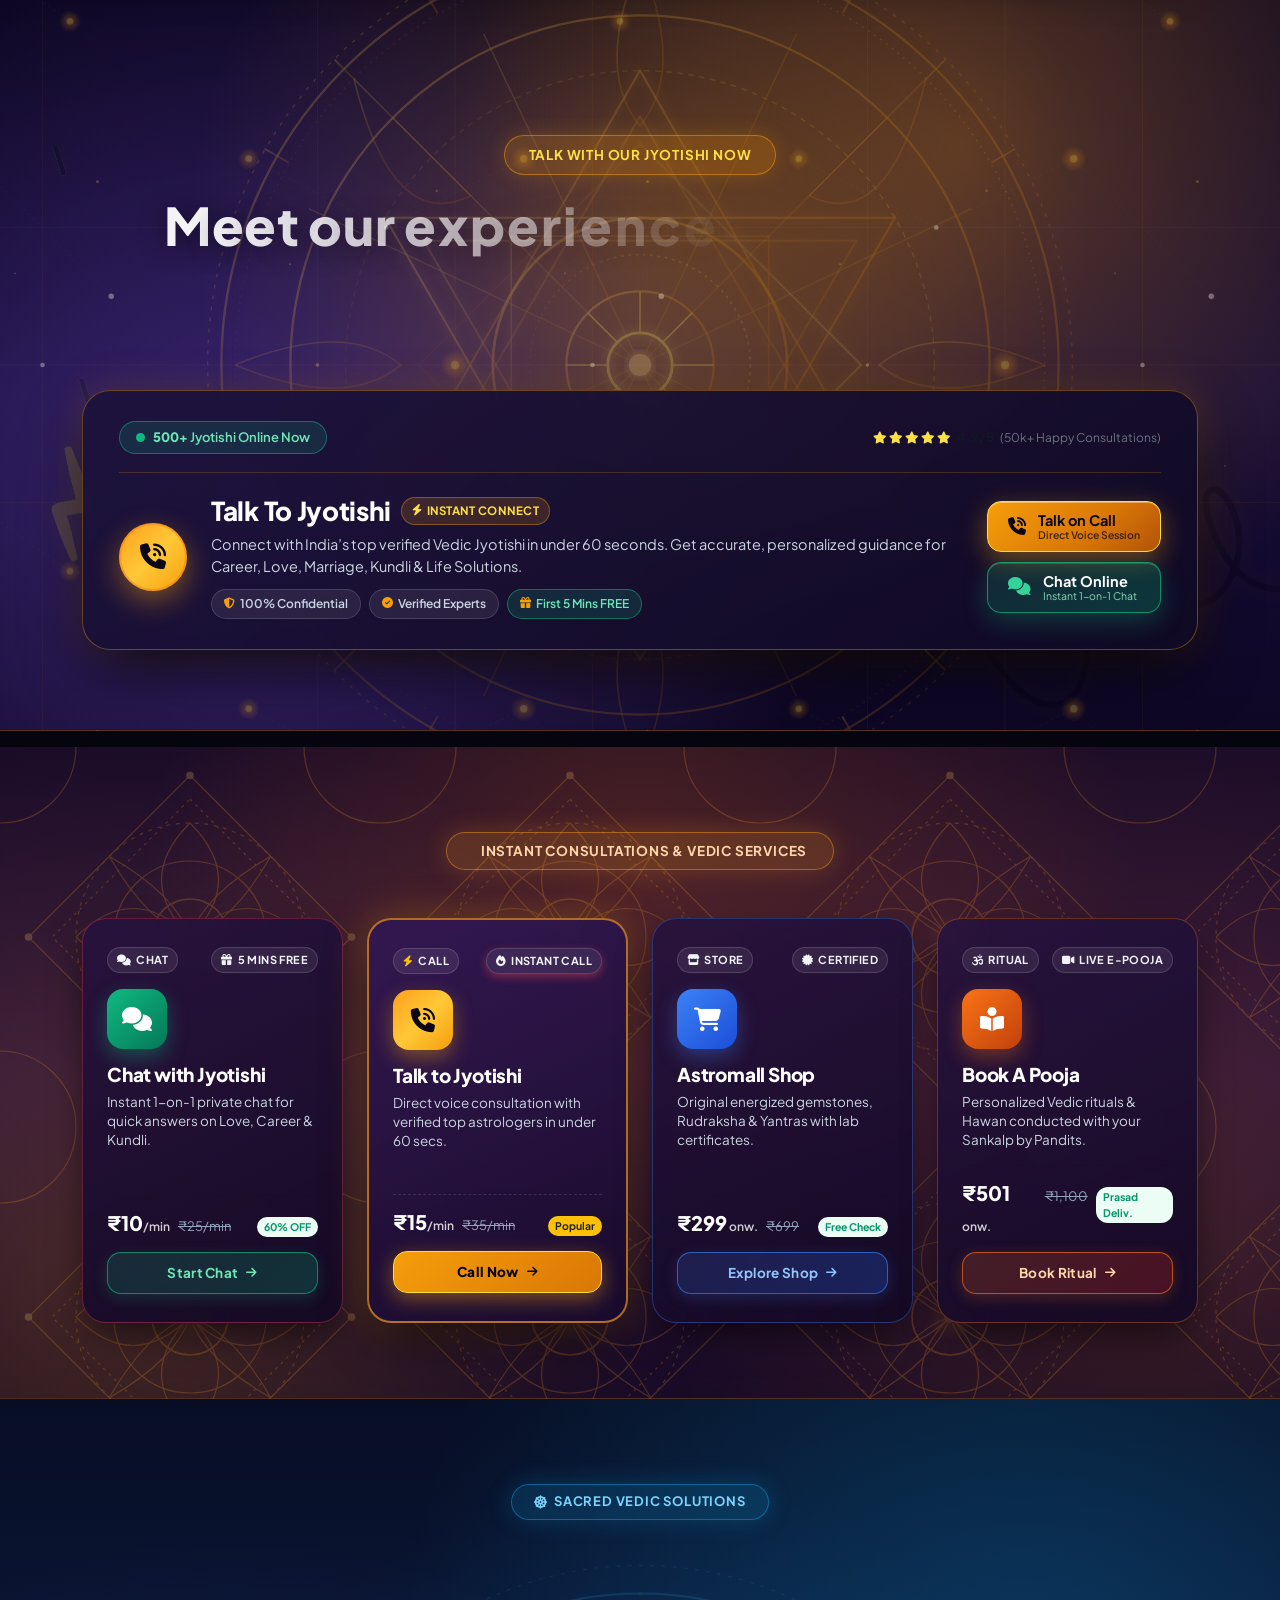
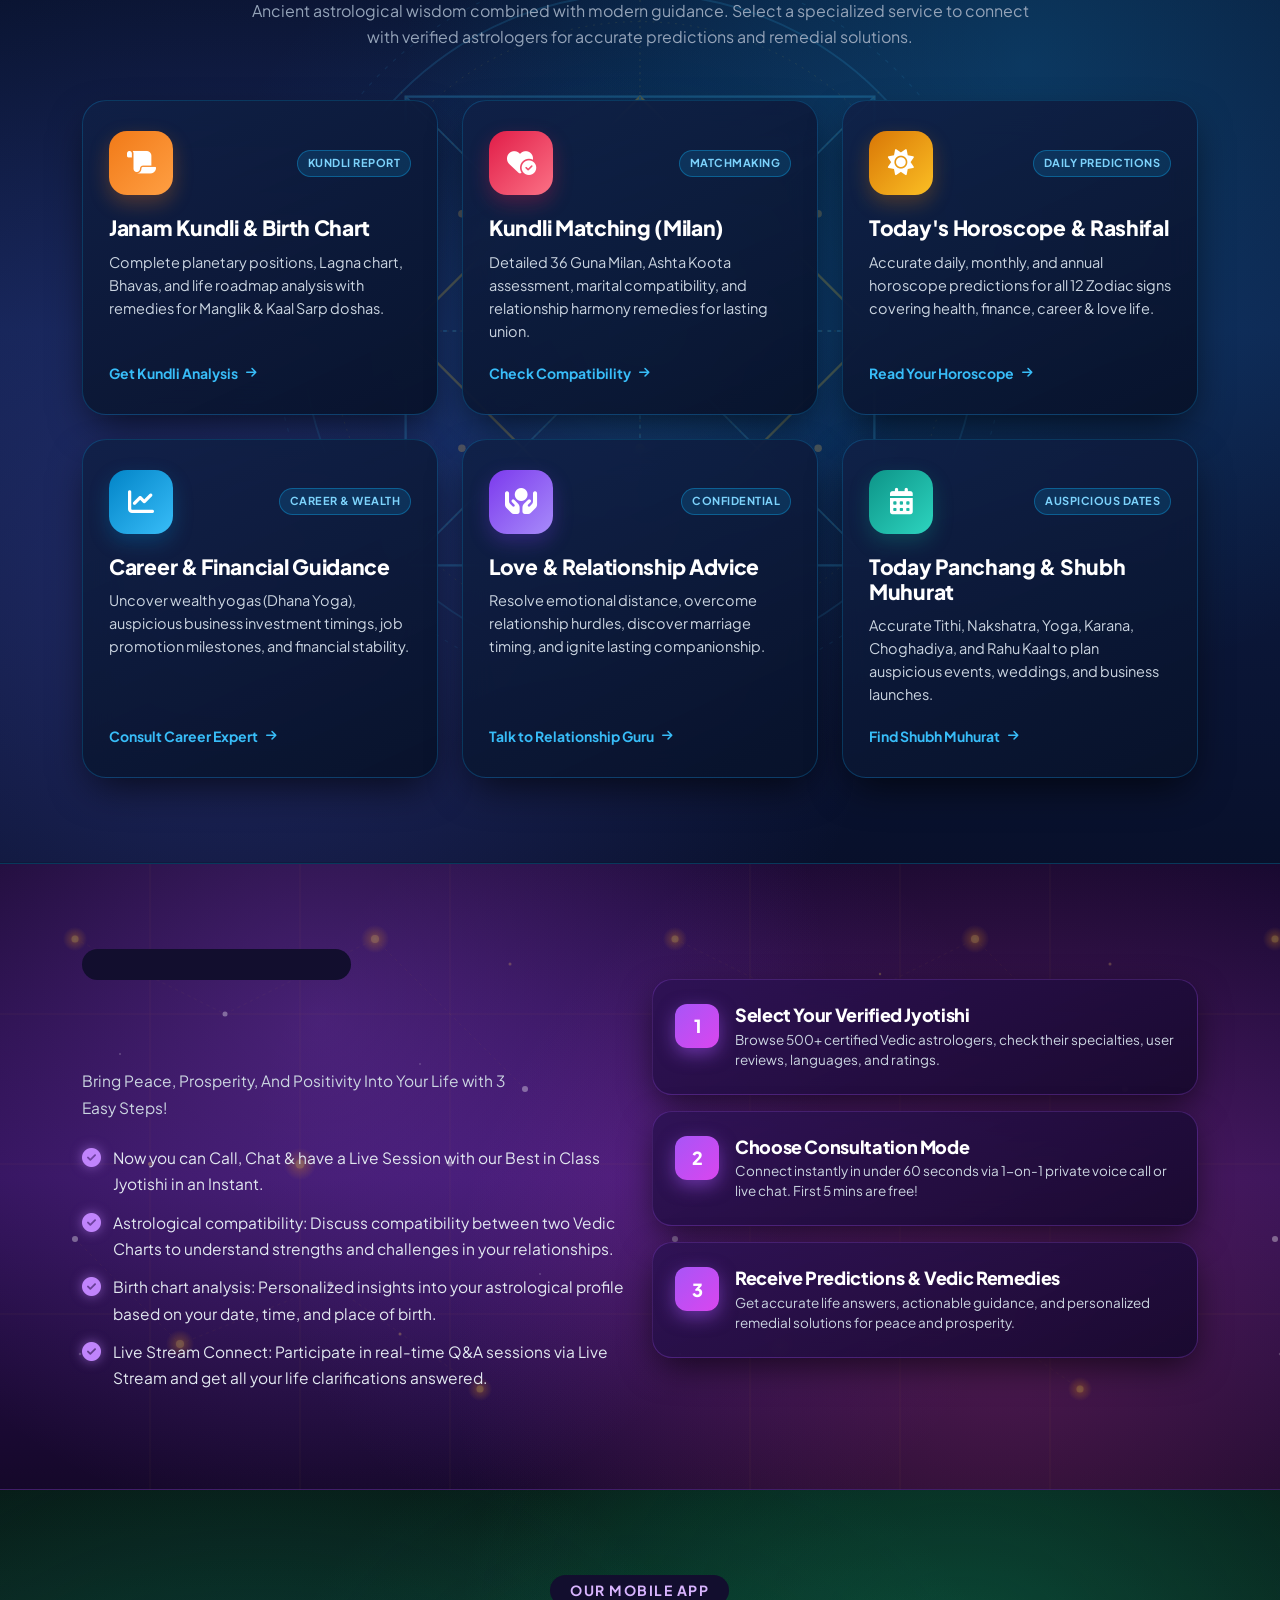
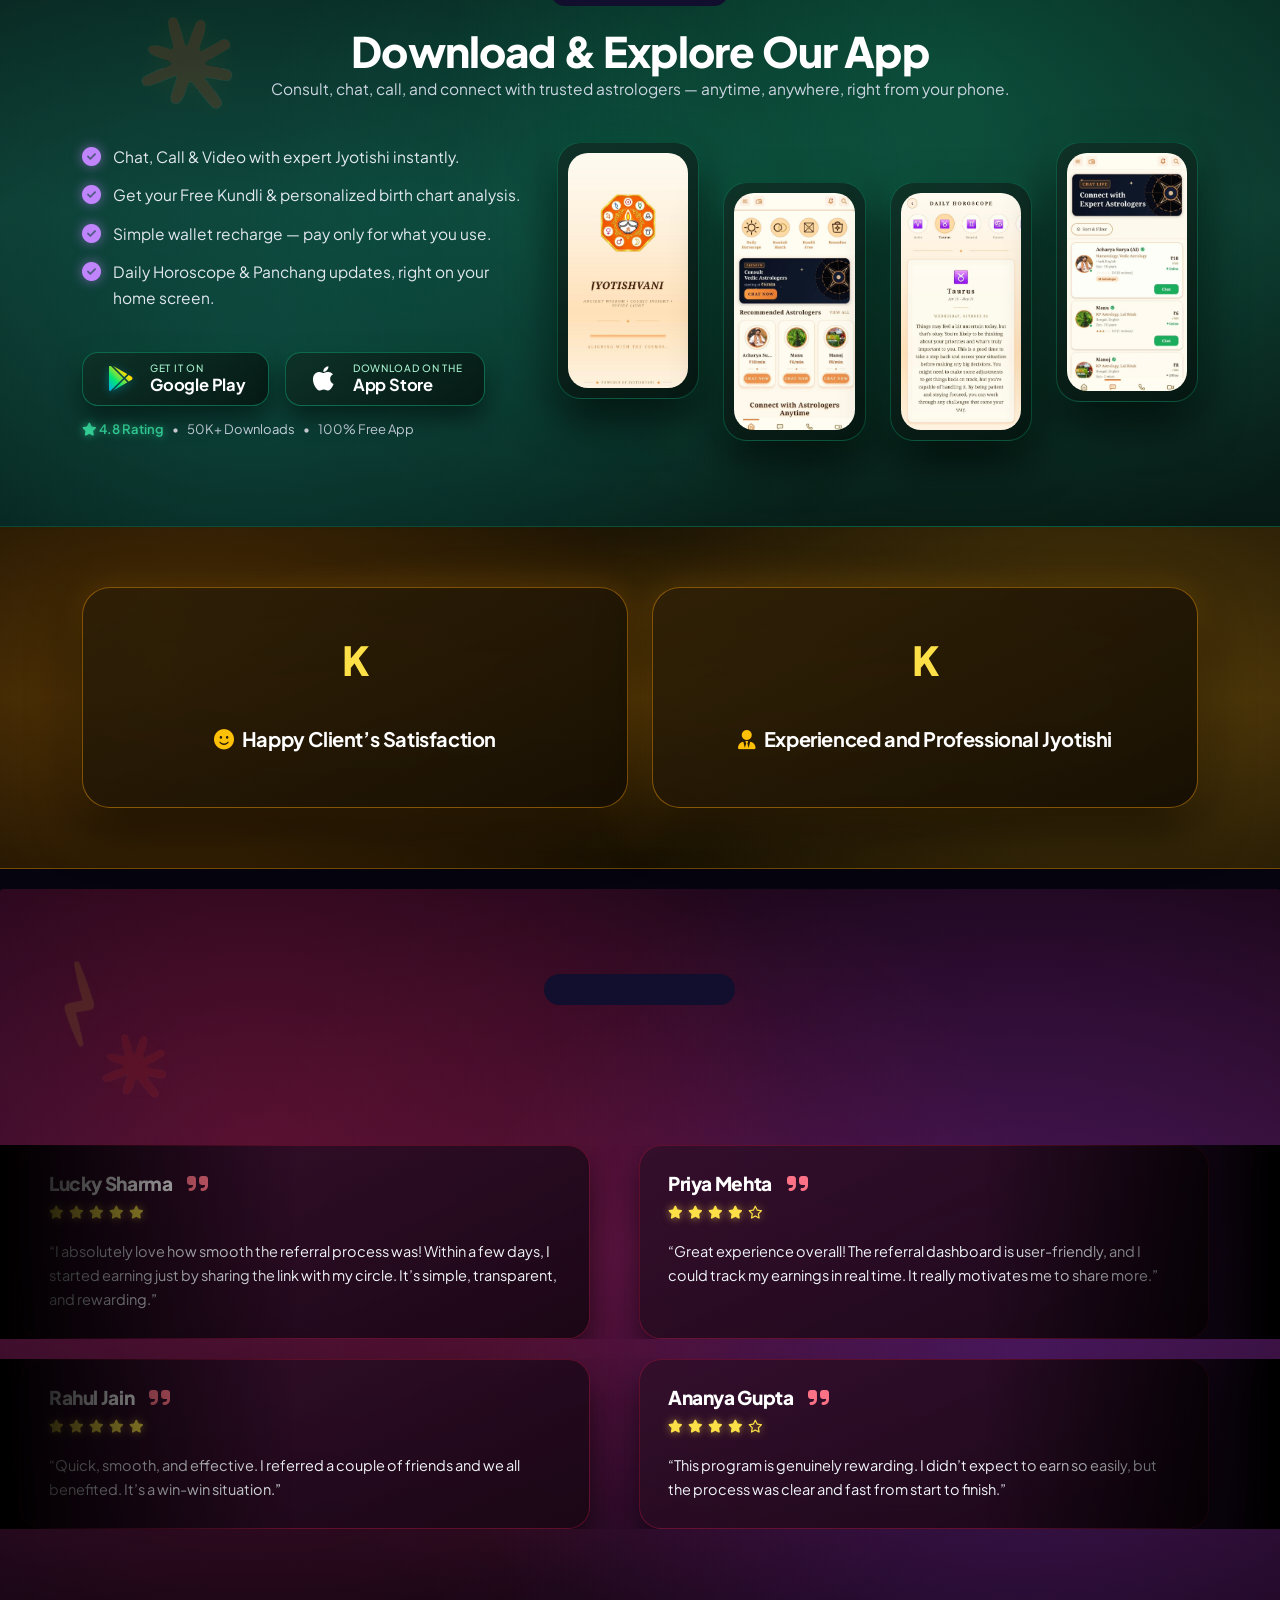
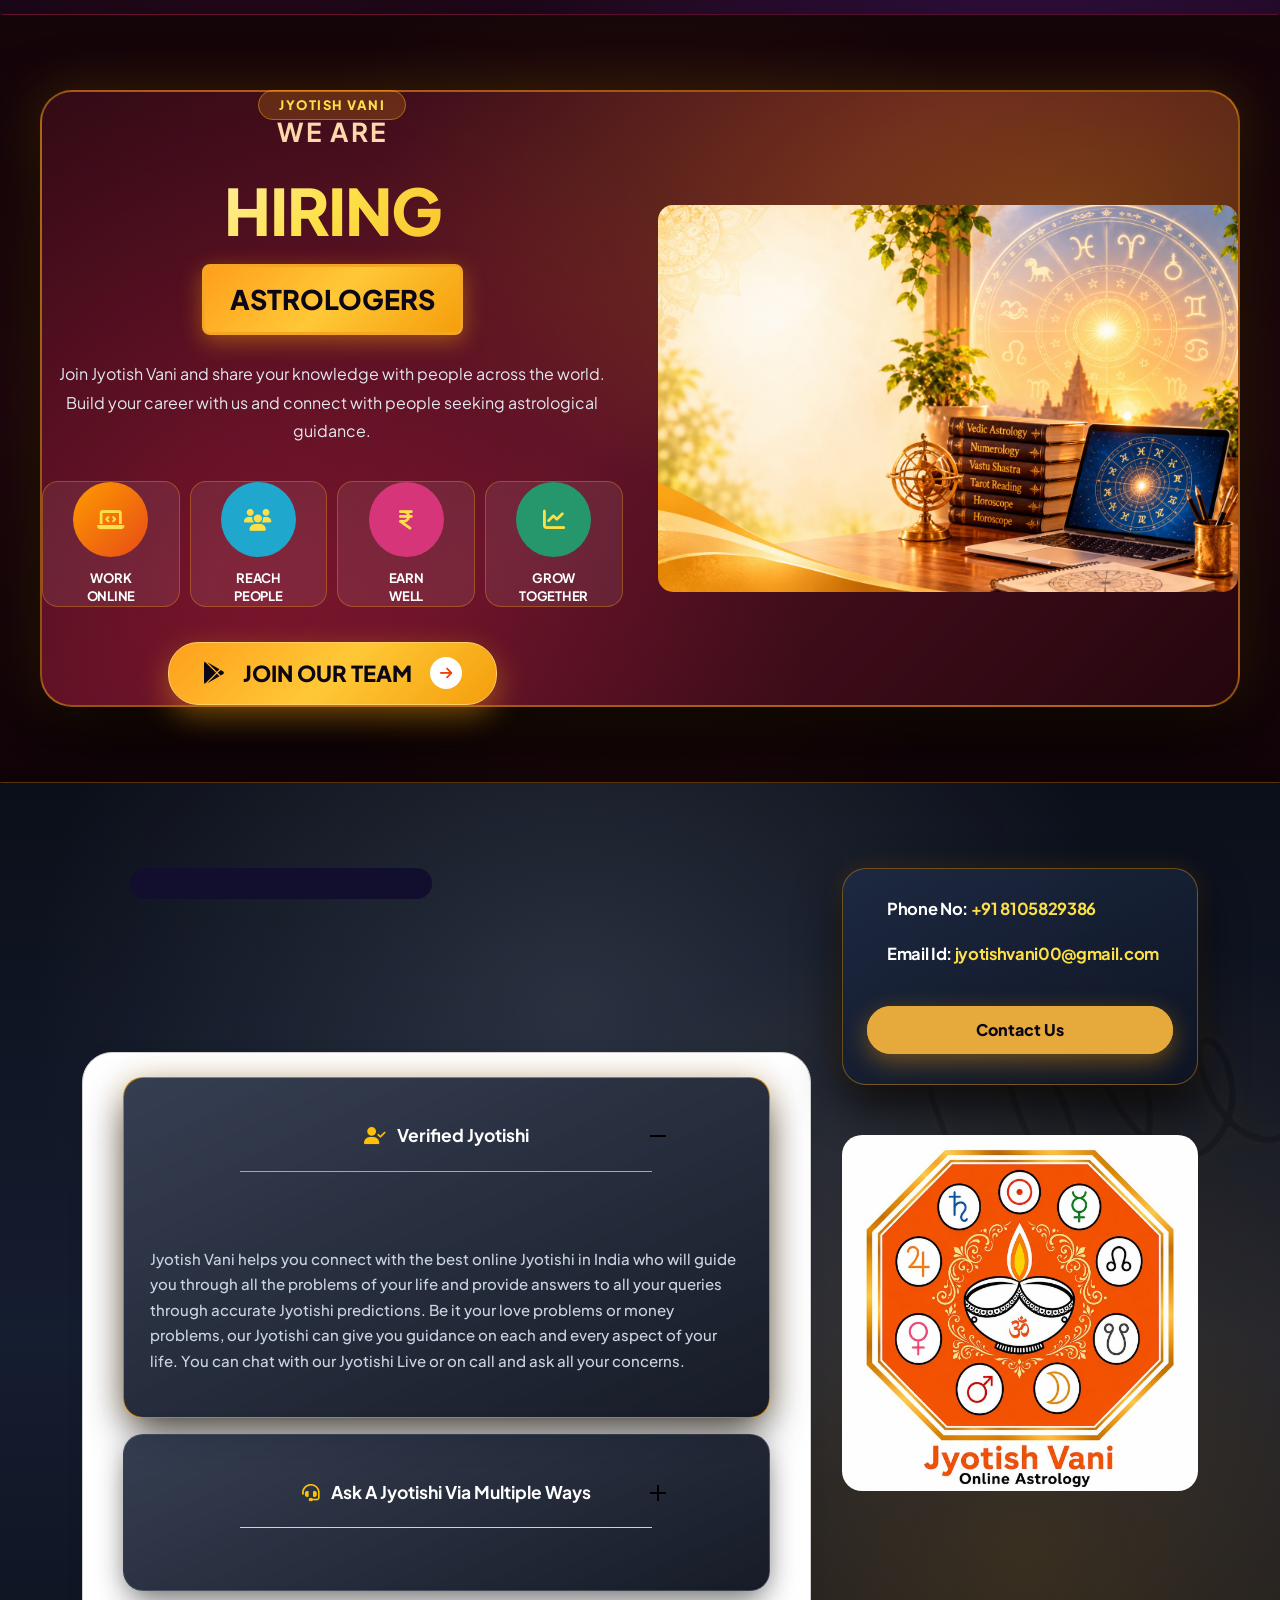
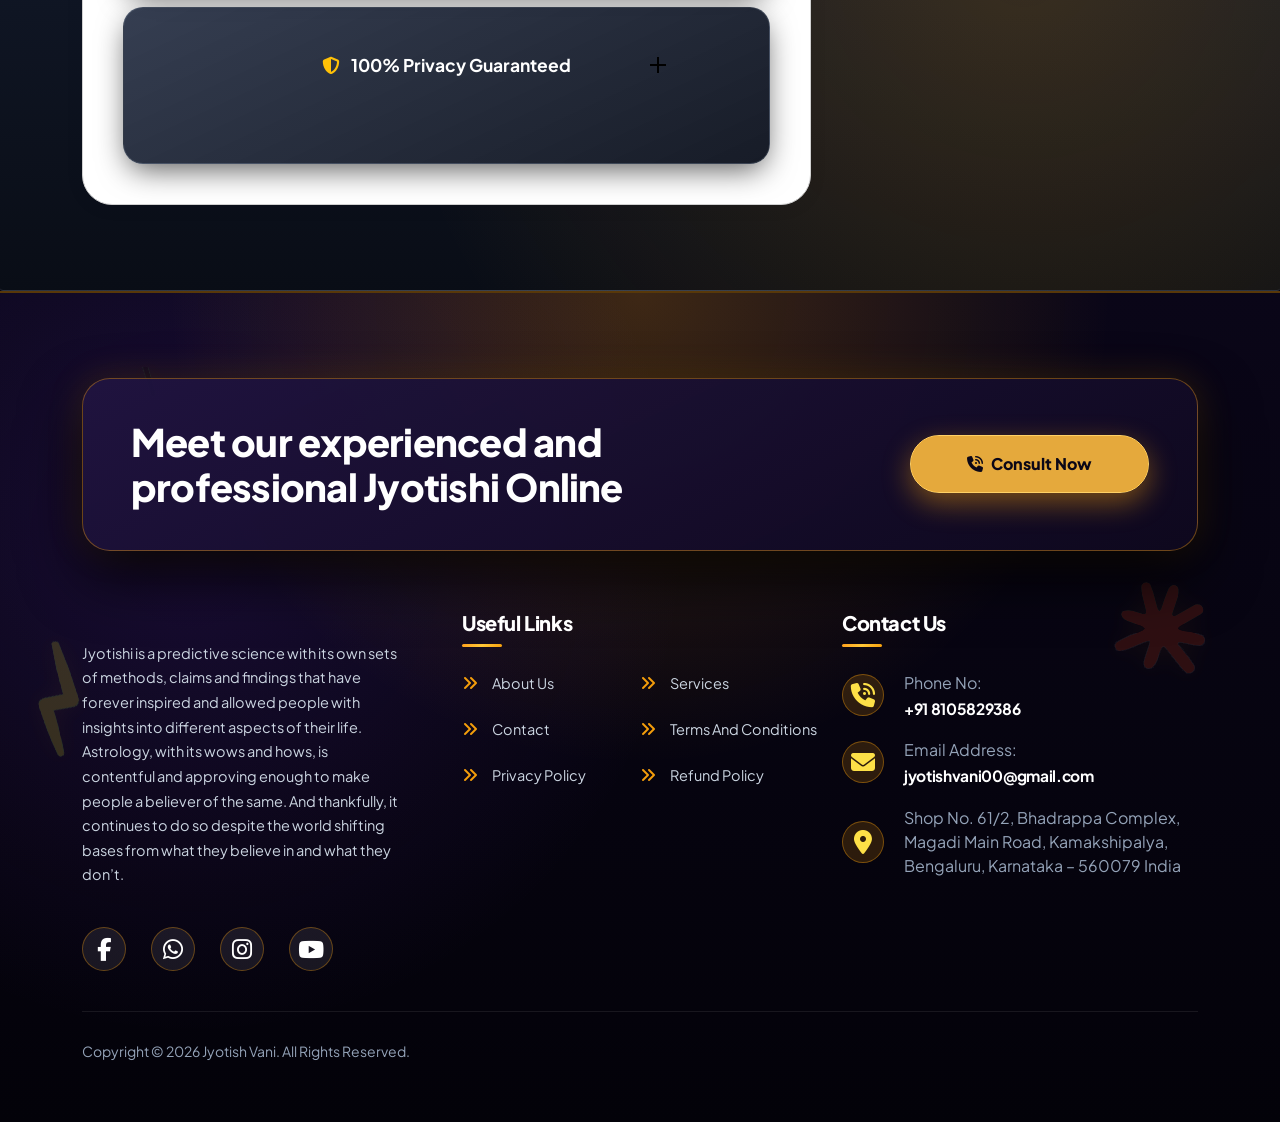
<file: index.html>
<!DOCTYPE html>
<html lang="en">

<head>
  <meta charset="utf-8" />
  <meta name="viewport" content="width=device-width, initial-scale=1.0" />
  <title>Jyotish Vani - Talk to Best Online Astrologers &amp; Vedic Jyotishi Consultation</title>

  <!-- Primary SEO Meta Tags -->
  <meta name="title" content="Jyotish Vani - Talk to Best Online Astrologers &amp; Vedic Jyotishi Consultation" />
  <meta name="description"
    content="Connect with India's best verified Vedic Astrologers and Jyotishi online at Jyotish Vani. Instant 24x7 1-on-1 voice call &amp; chat consultation for Kundli, love, career, marriage predictions, and personalized remedies. First 5 mins FREE offer!" />
  <meta name="keywords"
    content="Jyotish Vani, online jyotishi, talk to astrologer, chat with astrologer, best astrologer in India, vedic astrology, online kundli, free janam kundli, kundli matching, horoscope today, daily rashifal, aaj ka rashifal, panchang, tarot reading, career astrology, love marriage astrology, puja booking, astrology remedies, astrologers online, astrology consultation, astrotalk alternative, live astrology consultation" />
  <meta name="author" content="Jyotish Vani" />
  <meta name="publisher" content="Jyotish Vani" />
  <meta name="robots" content="index, follow, max-image-preview:large, max-snippet:-1, max-video-preview:-1" />
  <meta name="googlebot" content="index, follow" />
  <meta name="theme-color" content="#ffb703" />
  <meta name="format-detection" content="telephone=yes" />

  <!-- Canonical URL -->
  <link rel="canonical" href="https://jyotishvani.online/" />

  <!-- Open Graph / Facebook -->
  <meta property="og:type" content="website" />
  <meta property="og:url" content="https://jyotishvani.online/" />
  <meta property="og:title" content="Jyotish Vani - Talk to Best Online Astrologers &amp; Vedic Jyotishi" />
  <meta property="og:description"
    content="Connect with India's top verified Vedic Jyotishi in under 60 seconds. Instant call &amp; chat guidance for Career, Love, Marriage, Kundli &amp; Life Solutions. First 5 mins FREE!" />
  <meta property="og:image" content="https://jyotishvani.online/assets/img/logo-mark.png" />
  <meta property="og:image:secure_url" content="https://jyotishvani.online/assets/img/logo-mark.png" />
  <meta property="og:image:width" content="512" />
  <meta property="og:image:height" content="512" />
  <meta property="og:image:alt" content="Jyotish Vani - Online Astrology Consultation" />
  <meta property="og:site_name" content="Jyotish Vani" />
  <meta property="og:locale" content="en_IN" />


  <!-- Structured Data: JSON-LD -->
  <script type="application/ld+json">
    {
      "@context": "https://schema.org",
      "@graph": [
        {
          "@type": "WebSite",
          "@id": "https://jyotishvani.online//#website",
          "url": "https://jyotishvani.online/",
          "name": "Jyotish Vani",
          "description": "Online Vedic Astrology Consultation with Verified Astrologers",
          "publisher": {
            "@id": "https://jyotishvani.online/#organization"
          },
          "inLanguage": "en-US"
        },
        {
          "@type": "Organization",
          "@id": "https://jyotishvani.online/#organization",
          "name": "Jyotish Vani",
          "url": "https://jyotishvani.online/",
          "logo": {
            "@type": "ImageObject",
            "url": "https://jyotishvani.online/assets/img/logo-mark.png",
            "caption": "Jyotish Vani Logo"
          },
          "image": "https://jyotishvani.online/assets/img/logo-mark.png",
          "telephone": "+918105829386",
          "email": "jyotishvani00@gmail.com",
          "address": {
            "@type": "PostalAddress",
            "streetAddress": "Shop No. 61/2, Bhadrappa Complex, Magadi Main Road, Kamakshipalya",
            "addressLocality": "Bengaluru",
            "addressRegion": "Karnataka",
            "postalCode": "560079",
            "addressCountry": "IN"
          },
          "sameAs": [
            "https://play.google.com/store/apps/details?id=app.jyotishvani.com"
          ]
        },
        {
          "@type": "MobileApplication",
          "@id": "https://jyotishvani.online/#mobileapp",
          "name": "Jyotish Vani",
          "operatingSystem": "Android, iOS",
          "applicationCategory": "LifestyleApplication",
          "installUrl": "https://play.google.com/store/apps/details?id=app.jyotishvani.com",
          "aggregateRating": {
            "@type": "AggregateRating",
            "ratingValue": "4.8",
            "ratingCount": "50000",
            "bestRating": "5",
            "worstRating": "1"
          },
          "offers": {
            "@type": "Offer",
            "price": "0",
            "priceCurrency": "INR"
          }
        },
        {
          "@type": "FAQPage",
          "@id": "https://jyotishvani.online/#faq",
          "mainEntity": [
            {
              "@type": "Question",
              "name": "Why choose verified Jyotishi on Jyotish Vani?",
              "acceptedAnswer": {
                "@type": "Answer",
                "text": "Jyotish Vani helps you connect with the best online Jyotishi in India who will guide you through all the problems of your life and provide answers to all your queries through accurate Jyotishi predictions. You can chat or call live and get immediate guidance on Career, Love, Marriage, Kundli & Life Solutions."
              }
            },
            {
              "@type": "Question",
              "name": "How can I ask a Jyotishi via multiple ways?",
              "acceptedAnswer": {
                "@type": "Answer",
                "text": "We offer Online Jyotishi consultation where you can connect LIVE with our Jyotishi through one-on-one chat or call sessions. You can also message your chosen Jyotishi and book a session based on your convenience."
              }
            },
            {
              "@type": "Question",
              "name": "Is 100% privacy and confidentiality guaranteed?",
              "acceptedAnswer": {
                "@type": "Answer",
                "text": "At Jyotish Vani, your privacy is our top priority. We use advanced encryption and ensure complete anonymity of your shared data with our Jyotishi, offering a completely secure online environment."
              }
            }
          ]
        }
      ]
    }
    </script>

  <link rel="icon" type="image/png" href="assets/img/logo-mark.png">
  <!-- CSS only -->
  <link rel="stylesheet" type="text/css" href="assets/css/bootstrap.min.css" />
  <link rel="stylesheet" href="assets/css/owl.carousel.min.css" />
  <link rel="stylesheet" href="assets/css/owl.theme.default.min.css" />
  <!-- fancybox -->
  <link rel="stylesheet" href="assets/css/jquery.fancybox.min.css" />
  <!-- Font Awesome 6 (Local + CDN fallback) -->
  <link rel="stylesheet" href="assets/css/fontawesome.min.css" />
  <link rel="stylesheet" href="https://cdnjs.cloudflare.com/ajax/libs/font-awesome/6.5.1/css/all.min.css" />
  <link rel="stylesheet" href="assets/font/flaticon_mycollection.css" />
  <!-- style -->
  <link rel="stylesheet" href="assets/css/style.css" />
  <!-- responsive -->
  <link rel="stylesheet" href="assets/css/responsive.css" />
  <!-- Complete Modern Celestial Vedic Design System -->
  <link rel="stylesheet" href="assets/css/modern-design.css" />
</head>

<body>
  <!-- preloader -->
  <div id="preloader">
    <div class="loader-content">
      <div class="om-symbol">ॐ</div>

      <p>Welcome to</p>
      <h1>Jyotish Vani</h1>

      <div class="loader-spinner"></div>

      <span>Loading...</span>
    </div>
  </div>
  <!-- preloader end -->
  <!-- header -->
  <header id="stickyHeader">
    <div class="container rounded-3">
      <div class="top-bar">
        <div class="logo">
          <a href="#">
            <img alt="Jyotish Vani - Online Vedic Astrology Consultation Logo" src="assets/img/logo-mark.jpeg" />
            <b>
              Jyotish Vani
            </b>
          </a>
        </div>
        <nav class="navbar" id="mainNavbar">
          <ul class="navbar-links">
            <li class="navbar-dropdown"><a href="#pricing"> Consult </a></li>
            <li class="navbar-dropdown"><a href="#about"> Services </a></li>
            <li class="navbar-dropdown"><a href="#services"> How It Works </a></li>
            <li class="navbar-dropdown"><a href="#app-screens"> App </a></li>
            <li class="navbar-dropdown"><a href="#contact"> Contact </a></li>
          </ul>
        </nav>
        <button class="mobile-menu-btn" id="mobileMenuBtn" aria-label="Open Menu">
          <span></span>
          <span></span>
          <span></span>
        </button>
      </div>
    </div>
  </header>
  <!-- header end -->
  <section class="hero-section three">
    <div class="container">
      <div class="row">
        <div class="col-lg-12">
          <div class="hero-text sec-title-animation animation-style2">
            <span class="hero-badge"><a href="#pricing">Talk With Our Jyotishi Now</a></span>
            <h1 class="title-animation">
              Meet our experienced and professional Jyotishi Online
            </h1>
          </div>
          <!-- Upgraded Talk To Jyotishi Container -->
          <div class="talk-jyotishi-container subscribe-text">
            <!-- Top status bar with live status and client ratings -->
            <div class="tjc-header">
              <div class="tjc-live-pill">
                <span class="tjc-pulse-dot"></span>
                <span class="tjc-live-text"><strong>500+</strong> Jyotishi Online Now</span>
              </div>
              <div class="tjc-rating-pill">
                <span class="tjc-stars">
                  <i class="fa-solid fa-star"></i>
                  <i class="fa-solid fa-star"></i>
                  <i class="fa-solid fa-star"></i>
                  <i class="fa-solid fa-star"></i>
                  <i class="fa-solid fa-star"></i>
                </span>
                <span class="tjc-rating-val">4.9/5</span>
                <span class="tjc-rating-count">(50k+ Happy Consultations)</span>
              </div>
            </div>

            <!-- Main consultation content -->
            <div class="tjc-body">
              <!-- Astrological Consultation Visual Badge -->
              <div class="tjc-visual">
                <div class="tjc-icon-circle">
                  <i class="fa-solid fa-phone-volume"></i>
                  <span class="tjc-pulse-ring"></span>
                </div>
              </div>

              <!-- Information & Value Proposition -->
              <div class="tjc-info">
                <div class="tjc-title-wrap">
                  <h3>Talk To Jyotishi</h3>
                  <span class="tjc-tag-fast"><i class="fa-solid fa-bolt"></i> Instant Connect</span>
                </div>
                <p>
                  Connect with India’s top verified Vedic Jyotishi in under 60 seconds. Get accurate, personalized
                  guidance for Career, Love, Marriage, Kundli &amp; Life Solutions.
                </p>
                <!-- Trust highlight chips -->
                <div class="tjc-highlights">
                  <span class="tjc-chip"><i class="fa-solid fa-shield-halved"></i> 100% Confidential</span>
                  <span class="tjc-chip"><i class="fa-solid fa-circle-check"></i> Verified Experts</span>
                  <span class="tjc-chip tjc-chip-offer"><i class="fa-solid fa-gift"></i> First 5 Mins FREE</span>
                </div>
              </div>

              <!-- High-converting Action Buttons -->
              <div class="tjc-actions">
                <a class="tjc-btn tjc-btn-call" href="tel:+918105829386">
                  <i class="fa-solid fa-phone-volume"></i>
                  <span>
                    <strong>Talk on Call</strong>
                    <small>Direct Voice Session</small>
                  </span>
                </a>
                <a class="tjc-btn tjc-btn-chat" href="#pricing">
                  <i class="fa-solid fa-comments"></i>
                  <span>
                    <strong>Chat Online</strong>
                    <small>Instant 1-on-1 Chat</small>
                  </span>
                </a>
              </div>
            </div>
          </div>
        </div>
      </div>
    </div>
    <ul class="shaps-img">
      <li><img src="assets/img/shaps-4.png" alt="img" /></li>
      <li><img src="assets/img/shaps-4.png" alt="img" /></li>
      <li><img src="assets/img/shaps-1.png" alt="img" /></li>
      <li><img src="assets/img/shaps-2.png" alt="img" /></li>
      <li><img src="assets/img/shaps-3.png" alt="img" /></li>
    </ul>
  </section>
  <section id="pricing" class="pricing-section-wrap mt-3 mb-0">
    <div class="container">
      <div class="text-center mb-4">
        <span class="pricing-header-pill"><i class="fa-solid fa-sparkles"></i> Instant Consultations &amp; Vedic
          Services</span>
      </div>
      <div class="row g-4">
        <!-- Card 1: Chat with Jyotishi -->
        <div class="col-lg-3 col-md-6 col-12">
          <a class="pricing-card-link" href="#">
            <div class="consult-card consult-card-chat">
              <div>
                <div class="consult-top-bar">
                  <span class="consult-tag"><i class="fa-solid fa-comments"></i> Chat</span>
                  <span class="consult-tag consult-badge-offer"><i class="fa-solid fa-gift"></i> 5 Mins Free</span>
                </div>
                <div class="consult-icon-box">
                  <i class="fa-solid fa-comments"></i>
                </div>
                <h3 class="consult-title">Chat with Jyotishi</h3>
                <p class="consult-desc">Instant 1-on-1 private chat for quick answers on Love, Career &amp; Kundli.</p>
              </div>
              <div>
                <div class="consult-price-wrap">
                  <span class="consult-price-current">₹10<small>/min</small></span>
                  <span class="consult-price-old">₹25/min</span>
                  <span class="consult-rate-chip">60% OFF</span>
                </div>
                <div class="consult-btn">
                  <span>Start Chat</span>
                  <i class="fa-solid fa-arrow-right"></i>
                </div>
              </div>
            </div>
          </a>
        </div>

        <!-- Card 2: Talk to Jyotishi (Featured / Hot) -->
        <div class="col-lg-3 col-md-6 col-12">
          <a class="pricing-card-link" href="tel:+918105829386">
            <div class="consult-card consult-card-call">
              <div>
                <div class="consult-top-bar">
                  <span class="consult-tag text-white bg-white-10"><i class="fa-solid fa-bolt text-warning"></i>
                    Call</span>
                  <span class="consult-tag consult-badge-hot"><i class="fa-solid fa-fire"></i> Instant Call</span>
                </div>
                <div class="consult-icon-box">
                  <i class="fa-solid fa-phone-volume"></i>
                </div>
                <h3 class="consult-title">Talk to Jyotishi</h3>
                <p class="consult-desc">Direct voice consultation with verified top astrologers in under 60 secs.</p>
              </div>
              <div>
                <div class="consult-price-wrap">
                  <span class="consult-price-current">₹15<small>/min</small></span>
                  <span class="consult-price-old">₹35/min</span>
                  <span class="consult-rate-chip bg-warning text-dark font-weight-bold">Popular</span>
                </div>
                <div class="consult-btn">
                  <span>Call Now</span>
                  <i class="fa-solid fa-arrow-right"></i>
                </div>
              </div>
            </div>
          </a>
        </div>

        <!-- Card 3: Astromall Shop -->
        <div class="col-lg-3 col-md-6 col-12">
          <a class="pricing-card-link" href="#">
            <div class="consult-card consult-card-mall">
              <div>
                <div class="consult-top-bar">
                  <span class="consult-tag"><i class="fa-solid fa-store"></i> Store</span>
                  <span class="consult-tag consult-badge-cert"><i class="fa-solid fa-certificate"></i> Certified</span>
                </div>
                <div class="consult-icon-box">
                  <i class="fa-solid fa-cart-shopping"></i>
                </div>
                <h3 class="consult-title">Astromall Shop</h3>
                <p class="consult-desc">Original energized gemstones, Rudraksha &amp; Yantras with lab certificates.</p>
              </div>
              <div>
                <div class="consult-price-wrap">
                  <span class="consult-price-current">₹299<small> onw.</small></span>
                  <span class="consult-price-old">₹699</span>
                  <span class="consult-rate-chip">Free Check</span>
                </div>
                <div class="consult-btn">
                  <span>Explore Shop</span>
                  <i class="fa-solid fa-arrow-right"></i>
                </div>
              </div>
            </div>
          </a>
        </div>

        <!-- Card 4: Book A Pooja -->
        <div class="col-lg-3 col-md-6 col-12">
          <a class="pricing-card-link" href="#">
            <div class="consult-card consult-card-pooja">
              <div>
                <div class="consult-top-bar">
                  <span class="consult-tag"><i class="fa-solid fa-om"></i> Ritual</span>
                  <span class="consult-tag consult-badge-live"><i class="fa-solid fa-video"></i> Live e-Pooja</span>
                </div>
                <div class="consult-icon-box">
                  <i class="fa-solid fa-book-open-reader"></i>
                </div>
                <h3 class="consult-title">Book A Pooja</h3>
                <p class="consult-desc">Personalized Vedic rituals &amp; Hawan conducted with your Sankalp by Pandits.
                </p>
              </div>
              <div>
                <div class="consult-price-wrap">
                  <span class="consult-price-current">₹501<small> onw.</small></span>
                  <span class="consult-price-old">₹1,100</span>
                  <span class="consult-rate-chip">Prasad Deliv.</span>
                </div>
                <div class="consult-btn">
                  <span>Book Ritual</span>
                  <i class="fa-solid fa-arrow-right"></i>
                </div>
              </div>
            </div>
          </a>
        </div>
      </div>
    </div>
  </section>
  <section id="about" class="gap">
    <div class="container">
      <div class="services-header sec-title-animation animation-style2">
        <span class="services-badge-pill"><i class="fa-solid fa-dharmachakra"></i> Sacred Vedic Solutions</span>
        <h2 class="title-animation">Our Expert Jyotishi Services</h2>
        <p>Ancient astrological wisdom combined with modern guidance. Select a specialized service to connect with
          verified astrologers for accurate predictions and remedial solutions.</p>
      </div>

      <div class="row g-4">
        <!-- Service 1: Janam Kundli -->
        <div class="col-lg-4 col-md-6 col-12">
          <div class="service-grid-card">
            <div>
              <div class="service-card-top">
                <div class="service-card-icon service-icon-kundli">
                  <i class="fa-solid fa-scroll"></i>
                </div>
                <span class="service-card-badge">Kundli Report</span>
              </div>
              <h3>Janam Kundli &amp; Birth Chart</h3>
              <p>Complete planetary positions, Lagna chart, Bhavas, and life roadmap analysis with remedies for Manglik
                &amp; Kaal Sarp doshas.</p>
            </div>
            <a href="#" class="service-card-link">
              <span>Get Kundli Analysis</span>
              <i class="fa-solid fa-arrow-right"></i>
            </a>
          </div>
        </div>

        <!-- Service 2: Kundli Matching -->
        <div class="col-lg-4 col-md-6 col-12">
          <div class="service-grid-card">
            <div>
              <div class="service-card-top">
                <div class="service-card-icon service-icon-milan">
                  <i class="fa-solid fa-heart-circle-check"></i>
                </div>
                <span class="service-card-badge">Matchmaking</span>
              </div>
              <h3>Kundli Matching (Milan)</h3>
              <p>Detailed 36 Guna Milan, Ashta Koota assessment, marital compatibility, and relationship harmony
                remedies for lasting union.</p>
            </div>
            <a href="#" class="service-card-link">
              <span>Check Compatibility</span>
              <i class="fa-solid fa-arrow-right"></i>
            </a>
          </div>
        </div>

        <!-- Service 3: Daily & Yearly Horoscope -->
        <div class="col-lg-4 col-md-6 col-12">
          <div class="service-grid-card">
            <div>
              <div class="service-card-top">
                <div class="service-card-icon service-icon-horoscope">
                  <i class="fa-solid fa-sun"></i>
                </div>
                <span class="service-card-badge">Daily Predictions</span>
              </div>
              <h3>Today's Horoscope &amp; Rashifal</h3>
              <p>Accurate daily, monthly, and annual horoscope predictions for all 12 Zodiac signs covering health,
                finance, career &amp; love life.</p>
            </div>
            <a href="#" class="service-card-link">
              <span>Read Your Horoscope</span>
              <i class="fa-solid fa-arrow-right"></i>
            </a>
          </div>
        </div>

        <!-- Service 4: Career & Wealth -->
        <div class="col-lg-4 col-md-6 col-12">
          <div class="service-grid-card">
            <div>
              <div class="service-card-top">
                <div class="service-card-icon service-icon-career">
                  <i class="fa-solid fa-chart-line"></i>
                </div>
                <span class="service-card-badge">Career &amp; Wealth</span>
              </div>
              <h3>Career &amp; Financial Guidance</h3>
              <p>Uncover wealth yogas (Dhana Yoga), auspicious business investment timings, job promotion milestones,
                and financial stability.</p>
            </div>
            <a href="#" class="service-card-link">
              <span>Consult Career Expert</span>
              <i class="fa-solid fa-arrow-right"></i>
            </a>
          </div>
        </div>

        <!-- Service 5: Love & Relationships -->
        <div class="col-lg-4 col-md-6 col-12">
          <div class="service-grid-card">
            <div>
              <div class="service-card-top">
                <div class="service-card-icon service-icon-love">
                  <i class="fa-solid fa-hands-holding-circle"></i>
                </div>
                <span class="service-card-badge">Confidential</span>
              </div>
              <h3>Love &amp; Relationship Advice</h3>
              <p>Resolve emotional distance, overcome relationship hurdles, discover marriage timing, and ignite lasting
                companionship.</p>
            </div>
            <a href="#" class="service-card-link">
              <span>Talk to Relationship Guru</span>
              <i class="fa-solid fa-arrow-right"></i>
            </a>
          </div>
        </div>

        <!-- Service 6: Panchang & Muhurat -->
        <div class="col-lg-4 col-md-6 col-12">
          <div class="service-grid-card">
            <div>
              <div class="service-card-top">
                <div class="service-card-icon service-icon-panchang">
                  <i class="fa-solid fa-calendar-days"></i>
                </div>
                <span class="service-card-badge">Auspicious Dates</span>
              </div>
              <h3>Today Panchang &amp; Shubh Muhurat</h3>
              <p>Accurate Tithi, Nakshatra, Yoga, Karana, Choghadiya, and Rahu Kaal to plan auspicious events, weddings,
                and business launches.</p>
            </div>
            <a href="#" class="service-card-link">
              <span>Find Shubh Muhurat</span>
              <i class="fa-solid fa-arrow-right"></i>
            </a>
          </div>
        </div>
      </div>
    </div>
  </section>
  <section id="services" class="gap how-it-works-section-wrap">
    <div class="container ">
      <div class="row align-items-center">
        <div class="col-lg-6">
          <div class="heading two sec-title-animation animation-style2">
            <span class="title-animation">How do you get started?</span>
            <h2 class="title-animation">Live Consultation Sessions</h2>
            <p>Bring Peace, Prosperity, And Positivity Into Your Life with 3 Easy Steps!</p>
          </div>
          <ul class="chek">
            <li>
              <i class="fa-solid fa-circle-check"></i>Now you can Call,
              Chat &amp; have a Live Session with our Best in Class Jyotishi in
              an Instant.
            </li>
            <li>
              <i class="fa-solid fa-circle-check"></i>Astrological
              compatibility: Discuss compatibility between two Vedic Charts to
              understand strengths and challenges in your relationships.
            </li>
            <li>
              <i class="fa-solid fa-circle-check"></i>Birth chart analysis:
              Personalized insights into your astrological profile based on your
              date, time, and place of birth.
            </li>
            <li>
              <i class="fa-solid fa-circle-check"></i>Live Stream Connect:
              Participate in real-time Q&amp;A sessions via Live Stream and get all
              your life clarifications answered.
            </li>
          </ul>
        </div>
        <div class="col-lg-6">
          <div class="hiw-step-card">
            <div class="hiw-step-num">1</div>
            <div class="hiw-step-content">
              <h4>Select Your Verified Jyotishi</h4>
              <p>Browse 500+ certified Vedic astrologers, check their specialties, user reviews, languages, and ratings.
              </p>
            </div>
          </div>

          <div class="hiw-step-card">
            <div class="hiw-step-num">2</div>
            <div class="hiw-step-content">
              <h4>Choose Consultation Mode</h4>
              <p>Connect instantly in under 60 seconds via 1-on-1 private voice call or live chat. First 5 mins are
                free!</p>
            </div>
          </div>

          <div class="hiw-step-card">
            <div class="hiw-step-num">3</div>
            <div class="hiw-step-content">
              <h4>Receive Predictions &amp; Vedic Remedies</h4>
              <p>Get accurate life answers, actionable guidance, and personalized remedial solutions for peace and
                prosperity.</p>
            </div>
          </div>
        </div>
      </div>
    </div>
  </section>

  <!-- Our Mobile App Section with Upgraded Official Google Play & App Store Badges -->
  <section class="gap" id="app-screens">
    <div class="container">
      <div class="heading sec-title-animation animation-style2 text-center">
        <span class="title-animation">Our Mobile App</span>
        <h2 class="title-animation">Download &amp; Explore Our App</h2>
        <p>Consult, chat, call, and connect with trusted astrologers — anytime, anywhere, right from your phone.</p>
      </div>

      <div class="row align-items-center">
        <!-- Left: feature highlights -->
        <div class="col-lg-5">
          <ul class="chek">
            <li>
              <i class="fa-solid fa-circle-check"></i>Chat, Call &amp; Video with expert Jyotishi instantly.
            </li>
            <li>
              <i class="fa-solid fa-circle-check"></i>Get your Free Kundli &amp; personalized birth chart analysis.
            </li>
            <li>
              <i class="fa-solid fa-circle-check"></i>Simple wallet recharge — pay only for what you use.
            </li>
            <li>
              <i class="fa-solid fa-circle-check"></i>Daily Horoscope &amp; Panchang updates, right on your home screen.
            </li>
          </ul>

          <!-- Upgraded Google Play & App Store Badges with Authentic Vector Icons -->
          <div class="store-badges">
            <!-- Official Google Play Badge with Font Awesome Brand Icon -->
            <a class="store-badge store-badge-google"
              href="https://play.google.com/store/apps/details?id=app.jyotishavani.com" target="_blank" rel="noopener"
              aria-label="Get it on Google Play">
              <div class="store-badge-icon">
                <i class="fa-brands fa-google-play"></i>
              </div>
              <div class="store-badge-text">
                <small>GET IT ON</small>
                <strong>Google Play</strong>
              </div>
            </a>

            <!-- Official Apple App Store Badge with Font Awesome Brand Icon -->
            <a class="store-badge store-badge-apple" href="https://www.apple.com/app-store/" target="_blank"
              rel="noopener" aria-label="Download on the App Store">
              <div class="store-badge-icon">
                <i class="fa-brands fa-apple"></i>
              </div>
              <div class="store-badge-text">
                <small>Download on the</small>
                <strong>App Store</strong>
              </div>
            </a>
          </div>
          <div class="store-trust-meta">
            <span class="store-stars"><i class="fa-solid fa-star"></i> 4.8 Rating</span>
            <span class="store-meta-divider">•</span>
            <span>50K+ Downloads</span>
            <span class="store-meta-divider">•</span>
            <span>100% Free App</span>
          </div>
        </div>

        <!-- Right: app screenshots -->
        <div class="col-lg-7 mt-5 mt-lg-0">
          <div class="row justify-content-center app-screens-row">
            <div class="col-6 col-md-3">
              <div class="app-screen-card">
                <img src="assets/img/screenshot1.jpeg" alt="Jyotish Vani Mobile App - Astrologer Consultation"
                  class="img-fluid" />
              </div>
            </div>
            <div class="col-6 col-md-3">
              <div class="app-screen-card app-screen-mid">
                <img src="assets/img/screenshot2.jpeg" alt="Jyotish Vani Mobile App - 1-on-1 Jyotishi Chat"
                  class="img-fluid" />
              </div>
            </div>
            <div class="col-6 col-md-3">
              <div class="app-screen-card app-screen-mid">
                <img src="assets/img/screenshot3.jpeg" alt="Jyotish Vani Mobile App - Kundli Analysis &amp; Remedies"
                  class="img-fluid" />
              </div>
            </div>
            <div class="col-6 col-md-3">
              <div class="app-screen-card">
                <img src="assets/img/screenshot4.jpeg" alt="Jyotish Vani Mobile App - Live Astrology Sessions"
                  class="img-fluid" />
              </div>
            </div>
          </div>
        </div>
      </div>
    </div>

    <ul class="shaps-img">
      <li><img src="assets/img/shaps-2.png" alt="img" /></li>
    </ul>
  </section>

  <section class="gap no-top section-client">
    <div class="container">
      <div class="row">
        <div class="col-lg-6">
          <div class="count-style">
            <h2 data-max="220"><sup>K</sup></h2>
            <h4><i class="fa-solid fa-face-smile text-warning me-2"></i>Happy Client’s Satisfaction</h4>
          </div>
        </div>
        <div class="col-lg-6">
          <div class="count-style two">
            <h2 data-max="64"><sup>K</sup></h2>
            <h4><i class="fa-solid fa-user-tie text-warning me-2"></i>Experienced and Professional Jyotishi</h4>
          </div>
        </div>
      </div>
    </div>
    <ul class="shaps-img">
      <li><img src="assets/img/shaps-1.png" alt="img" /></li>
    </ul>
  </section>
  <section class="gap clients-section rounded-1">
    <div class="container">
      <div class="heading sec-title-animation animation-style2">
        <span class="title-animation">Client’s Reviews</span>
        <h2 class="title-animation">What our awesome clients say</h2>
      </div>
    </div>
    <div class="marquee-two">
      <div class="marquee-box-one">
        <div class="marquee-content-one">
          <div class="clients">
            <div class="clients-img">
              <div>
                <div class="d-flex">
                  <h3>Lucky Sharma</h3>
                  <a href="JavaScript:void(0)"><i class="fa-solid fa-quote-right"></i></a>
                </div>
                <ul class="star">
                  <li><i class="fa-solid fa-star"></i></li>
                  <li><i class="fa-solid fa-star"></i></li>
                  <li><i class="fa-solid fa-star"></i></li>
                  <li><i class="fa-solid fa-star"></i></li>
                  <li><i class="fa-solid fa-star"></i></li>
                </ul>
              </div>
            </div>
            <p>
              “I absolutely love how smooth the referral process was! Within a few days, I started earning just by
              sharing the link with my circle. It’s simple, transparent, and rewarding.”
            </p>
          </div>

          <div class="clients">
            <div class="clients-img">
              <div>
                <div class="d-flex">
                  <h3>Priya Mehta</h3>
                  <a href="JavaScript:void(0)"><i class="fa-solid fa-quote-right"></i></a>
                </div>
                <ul class="star">
                  <li><i class="fa-solid fa-star"></i></li>
                  <li><i class="fa-solid fa-star"></i></li>
                  <li><i class="fa-solid fa-star"></i></li>
                  <li><i class="fa-solid fa-star"></i></li>
                  <li><i class="fa-regular fa-star"></i></li>
                </ul>
              </div>
            </div>
            <p>
              “Great experience overall! The referral dashboard is user-friendly, and I could track my earnings in real
              time. It really motivates me to share more.”
            </p>
          </div>

          <div class="clients">
            <div class="clients-img">
              <div>
                <div class="d-flex">
                  <h3>Rohan Patel</h3>
                  <a href="JavaScript:void(0)"><i class="fa-solid fa-quote-right"></i></a>
                </div>
                <ul class="star">
                  <li><i class="fa-solid fa-star"></i></li>
                  <li><i class="fa-solid fa-star"></i></li>
                  <li><i class="fa-solid fa-star"></i></li>
                  <li><i class="fa-solid fa-star-half-stroke"></i></li>
                  <li><i class="fa-regular fa-star"></i></li>
                </ul>
              </div>
            </div>
            <p>
              “The referral rewards were credited instantly after my friend signed up. I’ve tried many programs, but
              this one stands out for its reliability.”
            </p>
          </div>
        </div>

        <div class="marquee-content-one">
          <div class="clients">
            <div class="clients-img">
              <div>
                <div class="d-flex">
                  <h3>Simran Kaur</h3>
                  <a href="JavaScript:void(0)"><i class="fa-solid fa-quote-right"></i></a>
                </div>
                <ul class="star">
                  <li><i class="fa-solid fa-star"></i></li>
                  <li><i class="fa-solid fa-star"></i></li>
                  <li><i class="fa-solid fa-star"></i></li>
                  <li><i class="fa-solid fa-star"></i></li>
                  <li><i class="fa-solid fa-star"></i></li>
                </ul>
              </div>
            </div>
            <p>
              “I’m genuinely impressed with how easy it is to refer and earn. The support team is responsive and always
              helps whenever I have queries.”
            </p>
          </div>

          <div class="clients">
            <div class="clients-img">
              <div>
                <div class="d-flex">
                  <h3>Aditya Verma</h3>
                  <a href="JavaScript:void(0)"><i class="fa-solid fa-quote-right"></i></a>
                </div>
                <ul class="star">
                  <li><i class="fa-solid fa-star"></i></li>
                  <li><i class="fa-solid fa-star"></i></li>
                  <li><i class="fa-solid fa-star"></i></li>
                  <li><i class="fa-solid fa-star"></i></li>
                  <li><i class="fa-regular fa-star"></i></li>
                </ul>
              </div>
            </div>
            <p>
              “Fantastic initiative! I’ve referred three people so far and received bonuses without any delay. I highly
              recommend it to anyone looking to earn passively.”
            </p>
          </div>

          <div class="clients">
            <div class="clients-img">
              <div>
                <div class="d-flex">
                  <h3>Neha Singh</h3>
                  <a href="JavaScript:void(0)"><i class="fa-solid fa-quote-right"></i></a>
                </div>
                <ul class="star">
                  <li><i class="fa-solid fa-star"></i></li>
                  <li><i class="fa-solid fa-star"></i></li>
                  <li><i class="fa-solid fa-star"></i></li>
                  <li><i class="fa-solid fa-star-half-stroke"></i></li>
                  <li><i class="fa-regular fa-star"></i></li>
                </ul>
              </div>
            </div>
            <p>
              “The referral concept here is both smart and simple. It helped me earn extra while sharing something
              useful with my friends.”
            </p>
          </div>
        </div>
      </div>
    </div>

    <div class="marquee-three">
      <div class="marquee-box-one">
        <div class="marquee-content-two">
          <div class="clients">
            <div class="clients-img">
              <div>
                <div class="d-flex">
                  <h3>Rahul Jain</h3>
                  <a href="JavaScript:void(0)"><i class="fa-solid fa-quote-right"></i></a>
                </div>
                <ul class="star">
                  <li><i class="fa-solid fa-star"></i></li>
                  <li><i class="fa-solid fa-star"></i></li>
                  <li><i class="fa-solid fa-star"></i></li>
                  <li><i class="fa-solid fa-star"></i></li>
                  <li><i class="fa-solid fa-star"></i></li>
                </ul>
              </div>
            </div>
            <p>
              “Quick, smooth, and effective. I referred a couple of friends and we all benefited. It’s a win-win
              situation.”
            </p>
          </div>

          <div class="clients">
            <div class="clients-img">
              <div>
                <div class="d-flex">
                  <h3>Ananya Gupta</h3>
                  <a href="JavaScript:void(0)"><i class="fa-solid fa-quote-right"></i></a>
                </div>
                <ul class="star">
                  <li><i class="fa-solid fa-star"></i></li>
                  <li><i class="fa-solid fa-star"></i></li>
                  <li><i class="fa-solid fa-star"></i></li>
                  <li><i class="fa-solid fa-star"></i></li>
                  <li><i class="fa-regular fa-star"></i></li>
                </ul>
              </div>
            </div>
            <p>
              “This program is genuinely rewarding. I didn’t expect to earn so easily, but the process was clear and
              fast from start to finish.”
            </p>
          </div>

          <div class="clients">
            <div class="clients-img">
              <div>
                <div class="d-flex">
                  <h3>Manoj Kumar</h3>
                  <a href="JavaScript:void(0)"><i class="fa-solid fa-quote-right"></i></a>
                </div>
                <ul class="star">
                  <li><i class="fa-solid fa-star"></i></li>
                  <li><i class="fa-solid fa-star"></i></li>
                  <li><i class="fa-solid fa-star"></i></li>
                  <li><i class="fa-solid fa-star-half-stroke"></i></li>
                  <li><i class="fa-regular fa-star"></i></li>
                </ul>
              </div>
            </div>
            <p>
              “Loved the transparency and how everything is automated. My payouts arrived on time and without any
              issues.”
            </p>
          </div>
        </div>

        <div class="marquee-content-two">
          <div class="clients">
            <div class="clients-img">
              <div>
                <div class="d-flex">
                  <h3>Sneha Reddy</h3>
                  <a href="JavaScript:void(0)"><i class="fa-solid fa-quote-right"></i></a>
                </div>
                <ul class="star">
                  <li><i class="fa-solid fa-star"></i></li>
                  <li><i class="fa-solid fa-star"></i></li>
                  <li><i class="fa-solid fa-star"></i></li>
                  <li><i class="fa-solid fa-star"></i></li>
                  <li><i class="fa-solid fa-star"></i></li>
                </ul>
              </div>
            </div>
            <p>
              “I’ve been part of many loyalty programs, but this one’s different. It’s genuine, rewarding, and super
              simple to use.”
            </p>
          </div>

          <div class="clients">
            <div class="clients-img">
              <div>
                <div class="d-flex">
                  <h3>Vikas Thakur</h3>
                  <a href="JavaScript:void(0)"><i class="fa-solid fa-quote-right"></i></a>
                </div>
                <ul class="star">
                  <li><i class="fa-solid fa-star"></i></li>
                  <li><i class="fa-solid fa-star"></i></li>
                  <li><i class="fa-solid fa-star"></i></li>
                  <li><i class="fa-solid fa-star"></i></li>
                  <li><i class="fa-regular fa-star"></i></li>
                </ul>
              </div>
            </div>
            <p>
              “Superb platform! I’ve already earned multiple bonuses through my referrals. It’s trustworthy and really
              easy to promote.”
            </p>
          </div>

          <div class="clients">
            <div class="clients-img">
              <div>
                <div class="d-flex">
                  <h3>Divya Nair</h3>
                  <a href="JavaScript:void(0)"><i class="fa-solid fa-quote-right"></i></a>
                </div>
                <ul class="star">
                  <li><i class="fa-solid fa-star"></i></li>
                  <li><i class="fa-solid fa-star"></i></li>
                  <li><i class="fa-solid fa-star"></i></li>
                  <li><i class="fa-solid fa-star"></i></li>
                  <li><i class="fa-solid fa-star"></i></li>
                </ul>
              </div>
            </div>
            <p>
              “Highly recommended! Easy to use and very rewarding. I shared it with my friends and we all benefited
              together.”
            </p>
          </div>
        </div>
      </div>
    </div>

    <ul class="shaps-img">
      <li><img src="assets/img/shaps-1.png" alt="img" /></li>
      <li><img src="assets/img/shaps-2.png" alt="img" /></li>
    </ul>
  </section>


  <section class="hiring-section">
    <div class="hiring-container">

      <div class="hiring-content">
        <span class="brand-name">JYOTISH VANI</span>
        <h3 class="hiring-sub">WE ARE</h3>
        <h2 class="hiring-title">HIRING</h2>

        <div class="hiring-label">
          ASTROLOGERS
        </div>

        <p class="hiring-description">
          Join Jyotish Vani and share your knowledge
          with people across the world.
          Build your career with us and connect
          with people seeking astrological guidance.
        </p>

        <div class="hiring-benefits">

          <div class="benefit">
            <span><i class="fa-solid fa-laptop-code"></i></span>
            <h4>WORK<br>ONLINE</h4>
          </div>

          <div class="benefit">
            <span><i class="fa-solid fa-users"></i></span>
            <h4>REACH<br>PEOPLE</h4>
          </div>

          <div class="benefit">
            <span><i class="fa-solid fa-indian-rupee-sign"></i></span>
            <h4>EARN<br>WELL</h4>
          </div>

          <div class="benefit">
            <span><i class="fa-solid fa-chart-line"></i></span>
            <h4>GROW<br>TOGETHER</h4>
          </div>

        </div>

        <a href="https://play.google.com/store/apps/details?id=app.jyotishavaniastrologers.com" target="_blank"
          rel="noopener noreferrer" class="join-btn" aria-label="Join our Astrologers Team on Google Play">
          <i class="fa-brands fa-google-play"></i>
          JOIN OUR TEAM
          <span><i class="fa-solid fa-arrow-right" style="font-size: 14px;"></i></span>
        </a>

      </div>

      <div class="hiring-image">
        <img src="assets/img/hiring astologers.jpeg"
          alt="Jyotish Vani Astrologer Recruitment - Join India's Top Vedic Platform">
      </div>

    </div>
  </section>

  <section class="gap accordion-section rounded-1">
    <div class="container">
      <div class="row align-items-start">
        <div class="col-lg-8">
          <div class="heading two sec-title-animation animation-style2">
            <span class="title-animation">Frequently Asked Questions</span>
            <h2 class="title-animation">Got questions? We’ve got answers.</h2>
          </div>

          <div class="accordion">
            <div class="accordion-item active">
              <a href="#" class="heading">
                <div class="icon"></div>
                <div class="title"><i class="fa-solid fa-user-check me-2 text-warning"></i> Verified Jyotishi</div>
              </a>
              <div class="content" style="display: block;">
                <p>
                  Jyotish Vani helps you connect with the best online Jyotishi in India who will guide you through all
                  the problems of your life and provide answers to all your queries through accurate Jyotishi
                  predictions. Be it your love problems or money problems,
                  our Jyotishi can give you guidance on each and every aspect of your life. You can chat with our
                  Jyotishi Live or on call and ask all your concerns.
                </p>
              </div>
            </div>

            <div class="accordion-item">
              <a href="#" class="heading">
                <div class="icon"></div>
                <div class="title"><i class="fa-solid fa-headset me-2 text-warning"></i> Ask A Jyotishi Via Multiple
                  Ways</div>
              </a>
              <div class="content">
                <p>
                  We offer Online Jyotishi consultation where you can connect LIVE with our Jyotishi through one-on-one
                  chat or call sessions. You can also message your chosen Jyotishi and book a session based on your
                  convenience.
                </p>
              </div>
            </div>

            <div class="accordion-item">
              <a href="#" class="heading">
                <div class="icon"></div>
                <div class="title"><i class="fa-solid fa-shield-halved me-2 text-warning"></i> 100% Privacy Guaranteed
                </div>
              </a>
              <div class="content">
                <p>
                  At Jyotish Vani, your privacy is our top priority. We use advanced encryption and ensure complete
                  anonymity of your shared data with our Jyotishi, offering a completely secure online environment.
                </p>
              </div>
            </div>
          </div>
        </div>
        <div class="col-lg-4">
          <div class="accordion-contact">
            <h4>Phone No: <a href="tel:+918105829386">+91 8105829386</a></h4>
            <h4>Email Id: <a href="mailto:jyotishvani00@gmail.com">jyotishvani00@gmail.com</a></h4>
            <a href="#" class="button btn"><span><span>Contact Us</span></span></a>
          </div>
          <div class="accordion-img">
            <img src="assets/img/logo.png" alt="Jyotish Vani - Verified Astrology Consultations" />
          </div>
        </div>
      </div>
    </div>

    <ul class="shaps-img">
      <li><img src="assets/img/shaps-3.png" alt="shape" /></li>
    </ul>
  </section>

  <!-- <section class="pb-5" id="blog">
        <div class="container">
            <div class="heading sec-title-animation animation-style2">
                <span class="title-animation">Recent Articles</span>
                <h2 class="title-animation">
                    Explore our featured news and insights
                </h2>
            </div>
            <div class="row">
                <div class="col-lg-4 col-md-6">
                    <div class="blog">
                        <div class="blog-img">
                            <figure>
                                <img src="assets/img/blog-img-1.jpg" alt="Maha Meru Shree Yantra Remedies - Jyotish Vani" />
                            </figure>
                            <div class="tag">
                                <span>Jyotish Vani</span>
                                <a href="#">Dec 24, 2025
                    <span><i class="fa-solid fa-comments me-1"></i>26</span></a
                  >
                </div>
              </div>
              <a href="#"
                >Maha Meru Shree Yantra: Meaning, Benefits, Remedies & M...</a
              >
              <p>
                In Hindu spirituality, the Meru Yantra, also known as the Maha
                Meru Shree Yantra...
              </p>
            </div>
          </div>
          <div class="col-lg-4 col-md-6">
            <div class="blog">
              <div class="blog-img">
                <figure>
                  <img src="assets/img/blog-img-2.jpg" alt="img" />
                </figure>
                <div class="tag">
                  <span>Jyotish Vani</span>
                  <a href="#"
                    >Dec 24, 2025
                    <span><i class="fa-solid fa-comments me-1"></i>26</span></a
                  >
                </div>
              </div>
              <a href="#"
                >Maha Meru Shree Yantra: Meaning, Benefits, Remedies & M...</a
              >
              <p>
                In Hindu spirituality, the Meru Yantra, also known as the Maha
                Meru Shree Yantra...
              </p>
            </div>
          </div>
          <div class="col-lg-4 col-md-6">
            <div class="blog mb-0">
              <div class="blog-img">
                <figure>
                  <img src="assets/img/blog-img-3.jpg" alt="img" />
                </figure>
                <div class="tag">
                  <span>Jyotish Vani</span>
                  <a href="#"
                    >Dec 24, 2025
                    <span><i class="fa-solid fa-comments me-1"></i>26</span></a
                  >
                </div>
              </div>
              <a href="#"
                >Maha Meru Shree Yantra: Meaning, Benefits, Remedies & M...</a
              >
              <p>
                In Hindu spirituality, the Meru Yantra, also known as the Maha
                Meru Shree Yantra...
              </p>
            </div>
          </div>
        </div>
      </div>
      <ul class="shaps-img">
        <li><img src="assets/img/shaps-3.png" alt="img" /></li>
      </ul>
    </section> -->
  <footer class="gap no-bottom">
    <div class="container">
      <div class="footer-try">
        <div>
          <h2>Meet our experienced and professional Jyotishi Online</h2>
        </div>
        <a href="#pricing" class="button btn"><span><span><i class="fa-solid fa-phone-volume me-2"></i>Consult
              Now</span></span></a>
      </div>
      <div class="row">
        <div class="col-lg-4">
          <div class="footer-logo">
            <!-- <img src="assets/img/logo.png" alt="Jyotish Vani"> -->
            <p>
              Jyotishi is a predictive science with its own sets of methods,
              claims and findings that have forever inspired and allowed
              people with insights into different aspects of their life.
              Astrology, with its wows and hows, is contentful and approving
              enough to make people a believer of the same. And thankfully, it
              continues to do so despite the world shifting bases from what
              they believe in and what they don’t.
            </p>
            <ul class="social-media">
              <li>
                <a href="#" aria-label="Facebook"><i class="fa-brands fa-facebook-f"></i></a>
              </li>
              <li>
                <a href="#" aria-label="WhatsApp"><i class="fa-brands fa-whatsapp"></i></a>
              </li>
              <li>
                <a href="#" aria-label="Instagram"><i class="fa-brands fa-instagram"></i></a>
              </li>
              <li>
                <a href="#" aria-label="YouTube"><i class="fa-brands fa-youtube"></i></a>
              </li>
            </ul>
          </div>
        </div>
        <div class="col-lg-4 col-md-12">
          <div class="widget-title">
            <h3>Useful Links</h3>
            <ul>
              <li>
                <i class="fa-solid fa-angles-right"></i><a href="#about">About Us</a>
              </li>
              <li>
                <i class="fa-solid fa-angles-right"></i><a href="#about">Services</a>
              </li>
              <li>
                <i class="fa-solid fa-angles-right"></i><a href="#contact">Contact</a>
              </li>
              <li>
                <i class="fa-solid fa-angles-right"></i><a href="terms-and-conditions.html">Terms And Conditions</a>
              </li>
              <li>
                <i class="fa-solid fa-angles-right"></i><a href="privacy-policy.html">Privacy Policy</a>
              </li>
              <li>
                <i class="fa-solid fa-angles-right"></i><a href="refund-policy.html">Refund Policy</a>
              </li>
            </ul>
          </div>
        </div>
        <div class="col-lg-4 col-md-6" id="contact">
          <div class="widget-title">
            <h3>Contact Us</h3>
            <div class="get-in-touch">
              <div><i class="fa-solid fa-phone-volume"></i></div>
              <div>
                <span>Phone No:</span>
                <h6><a href="tel:+918105829386">+91 8105829386</a></h6>
              </div>
            </div>
            <div class="get-in-touch">
              <div><i class="fa-solid fa-envelope"></i></div>
              <div>
                <span>Email Address:</span>
                <h6>
                  <a href="mailto:jyotishvani00@gmail.com">jyotishvani00@gmail.com</a>
                </h6>
              </div>
            </div>
            <div class="get-in-touch mb-0">
              <div><i class="fa-solid fa-location-dot"></i></div>
              <div>
                <span class="pt-2 pb-0">Shop No. 61/2, Bhadrappa Complex, Magadi Main Road, Kamakshipalya, Bengaluru,
                  Karnataka – 560079 India</span>
              </div>
            </div>
          </div>
        </div>
      </div>
      <div class="all-rights">
        <p>
          Copyright © 2026 Jyotish Vani. All Rights Reserved.
        </p>
      </div>
    </div>
    <ul class="shaps-img">
      <li><img src="assets/img/shaps-4.png" alt="Decorative Shape" /></li>
      <li><img src="assets/img/shaps-1.png" alt="Decorative Shape" /></li>
      <li><img src="assets/img/shaps-2.png" alt="Decorative Shape" /></li>
    </ul>
  </footer>
  <div id="scroll-percentage"><span id="scroll-percentage-value"></span></div>
  <!-- jQuery -->
  <script src="assets/js/jquery-3.6.0.min.js"></script>
  <script src="assets/js/bootstrap.min.js"></script>
  <script src="assets/js/jquery.fancybox.min.js"></script>
  <script src="assets/js/splitText.js"></script>
  <script src="assets/js/gsap.js"></script>
  <script src="assets/js/scrolltrigger.js"></script>
  <script src="assets/js/custom.js"></script>
  <script src="assets/js/sweetalert.min.js"></script>
  <script src="assets/js/contact.js"></script>
  <script>
    // Mobile hamburger menu toggle
    (function () {
      var btn = document.getElementById('mobileMenuBtn');
      var nav = document.getElementById('mainNavbar');
      if (!btn || !nav) return;
      btn.addEventListener('click', function () {
        btn.classList.toggle('active');
        nav.classList.toggle('mobile-open');
        document.body.style.overflow = nav.classList.contains('mobile-open') ? 'hidden' : '';
      });
      nav.querySelectorAll('.navbar-dropdown a').forEach(function (link) {
        link.addEventListener('click', function () {
          btn.classList.remove('active');
          nav.classList.remove('mobile-open');
          document.body.style.overflow = '';
        });
      });
      // Close on overlay click (clicking outside menu area)
      nav.addEventListener('click', function (e) {
        if (e.target === nav) {
          btn.classList.remove('active');
          nav.classList.remove('mobile-open');
          document.body.style.overflow = '';
        }
      });
    })();
  </script>
</body>

</html>
</file>
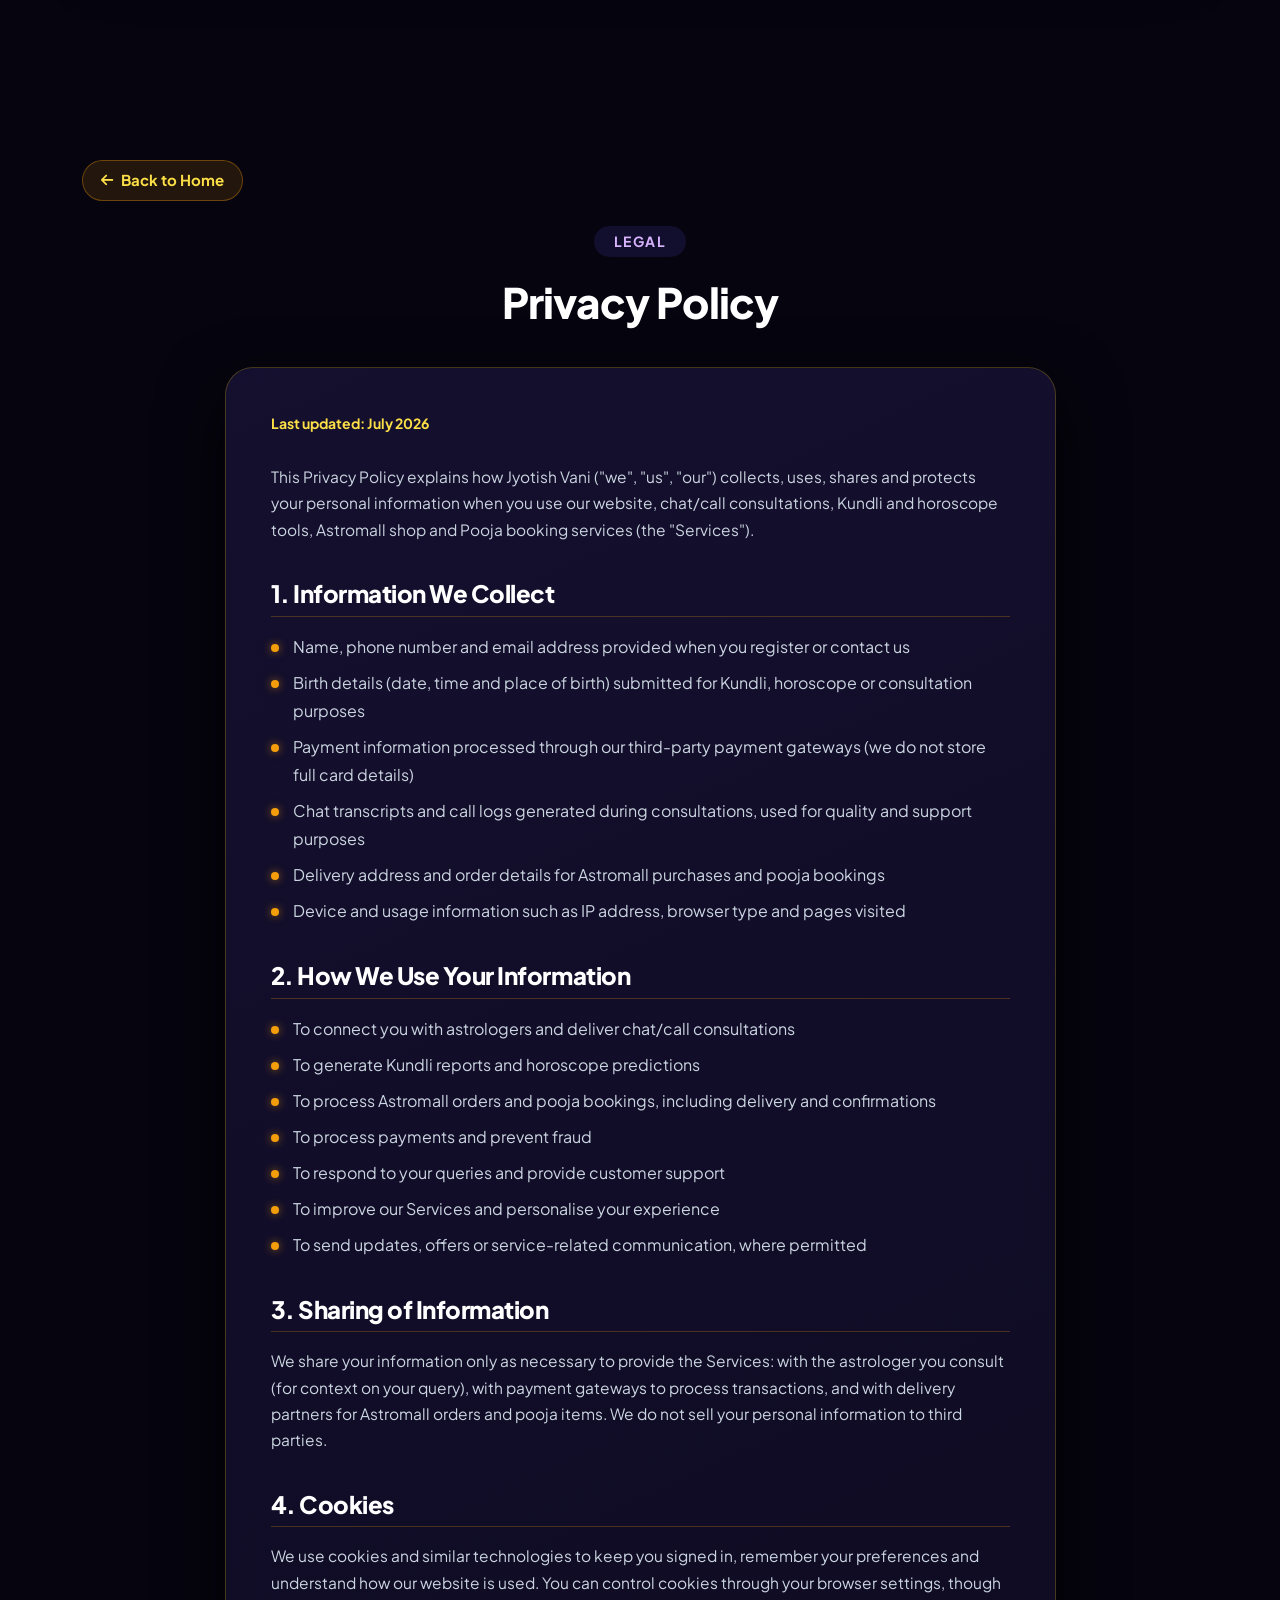
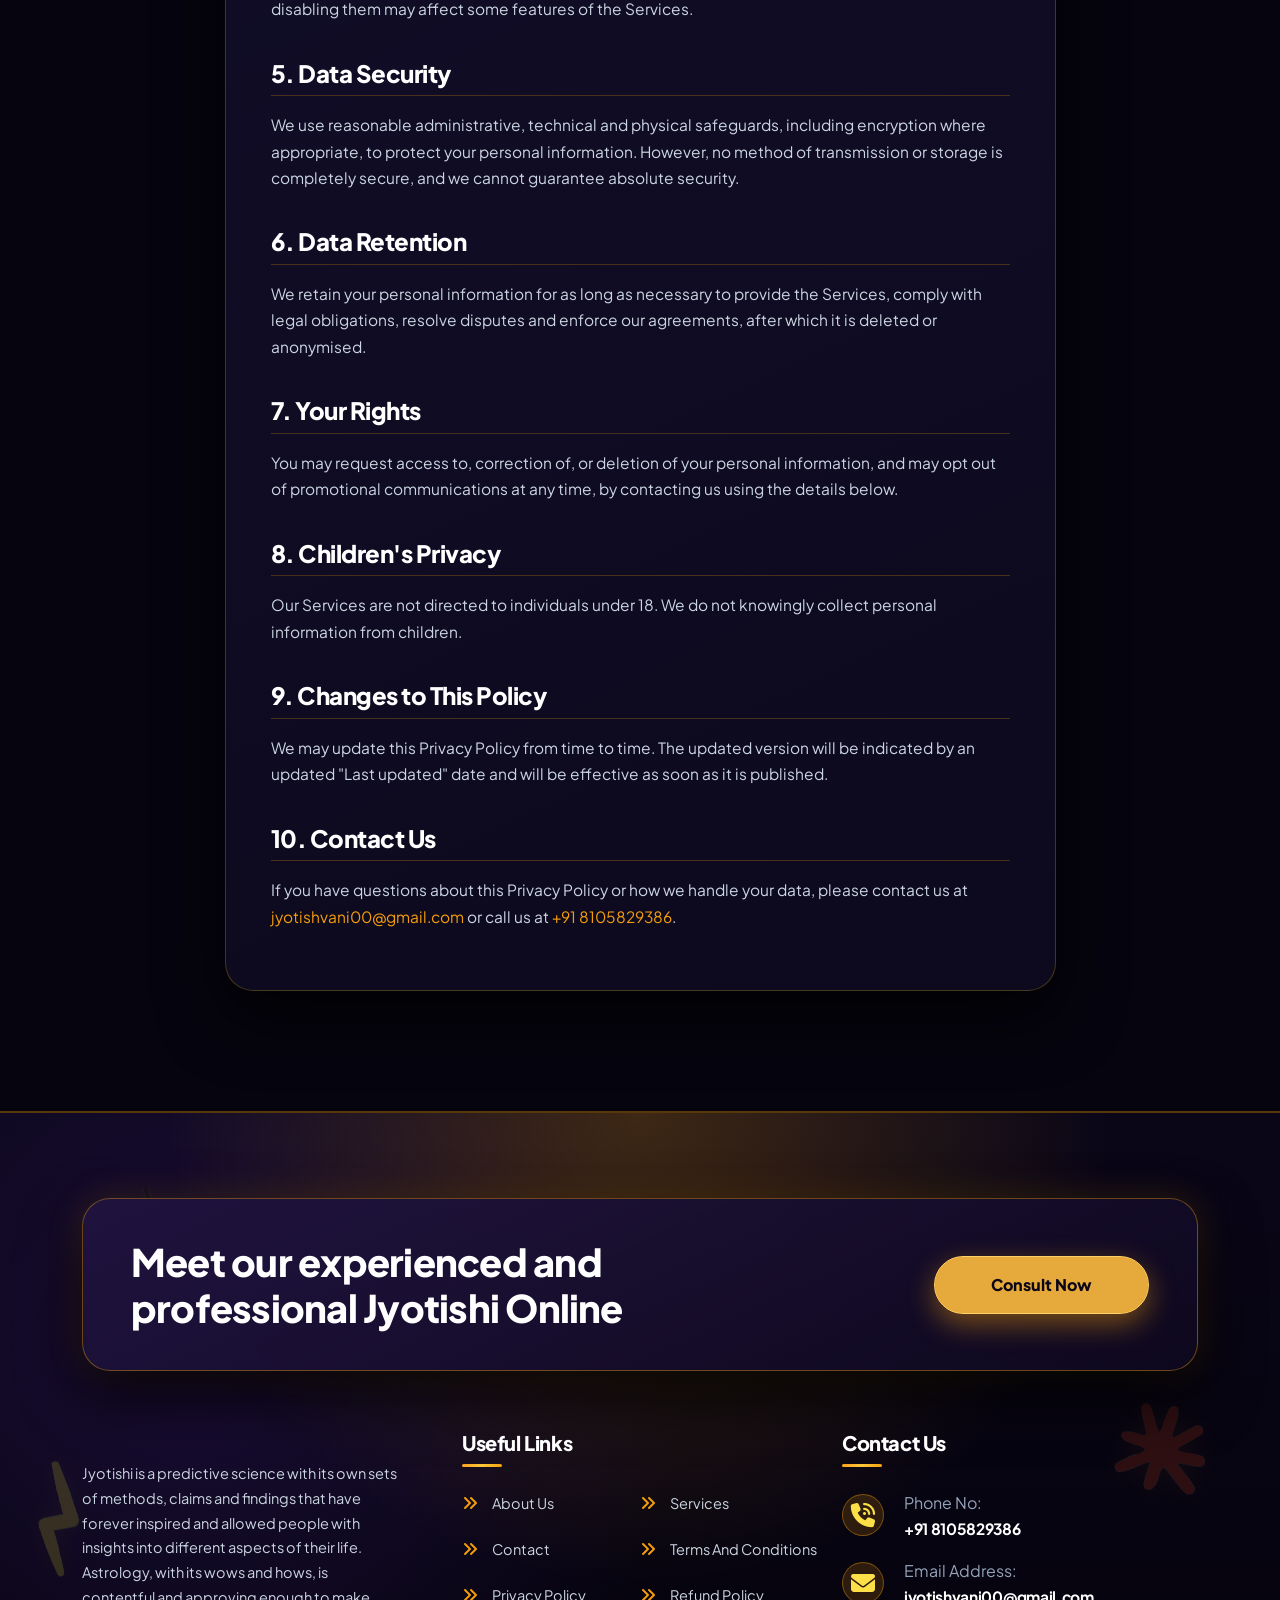
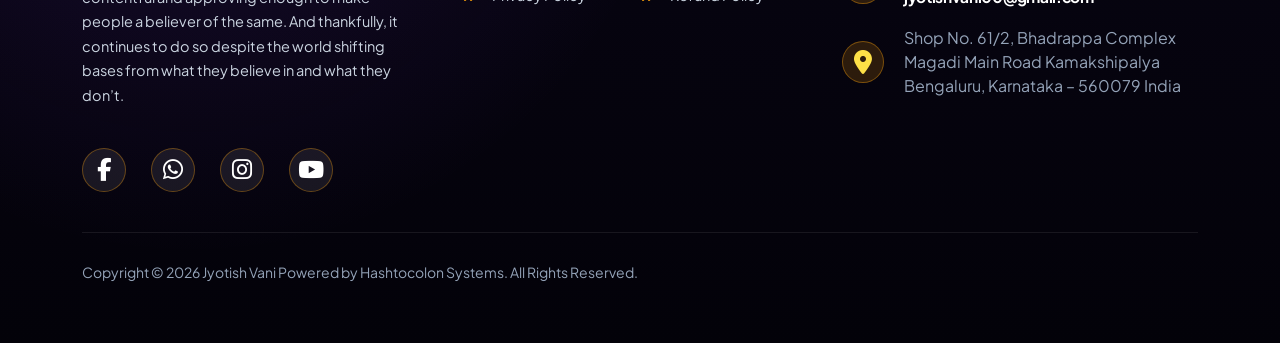
<file: privacy-policy.html>
<!DOCTYPE html>
<html lang="en">

<head>
  <meta charset="utf-8" />
  <meta name="viewport" content="width=device-width, initial-scale=1.0" />
  <title>Privacy Policy | Jyotish Vani</title>
  <link rel="icon" type="image/png" href="assets/img/logo-mark.png">
  <!-- CSS only -->
  <link rel="stylesheet" type="text/css" href="assets/css/bootstrap.min.css" />
  <link rel="stylesheet" href="assets/css/owl.carousel.min.css" />
  <link rel="stylesheet" href="assets/css/owl.theme.default.min.css" />
  <!-- fancybox -->
  <link rel="stylesheet" href="assets/css/jquery.fancybox.min.css" />
  <!-- Font Awesome 6 -->
  <link rel="stylesheet" href="assets/css/fontawesome.min.css" />
  <link rel="stylesheet" href="https://cdnjs.cloudflare.com/ajax/libs/font-awesome/6.5.1/css/all.min.css" />
  <link rel="stylesheet" href="assets/font/flaticon_mycollection.css" />
  <!-- style -->
  <link rel="stylesheet" href="assets/css/style.css" />
  <!-- responsive -->
  <link rel="stylesheet" href="assets/css/responsive.css" />
  <!-- Complete Modern Celestial Vedic Design System -->
  <link rel="stylesheet" href="assets/css/modern-design.css" />
</head>

<body>
  <!-- preloader -->
  <div id="preloader">
    <div class="loader-content">
      <div class="om-symbol">ॐ</div>

      <p>Welcome to</p>
      <h1>Jyotish Vani</h1>

      <div class="loader-spinner"></div>

      <span>Loading...</span>
    </div>
  </div>
  <!-- preloader end -->
  <!-- header -->
  <header id="stickyHeader">
    <div class="container">
      <div class="top-bar">
        <div class="logo">
          <a href="index.html">
            <img alt="logo" src="assets/img/logo-mark.jpeg" />
            <b>
              Jyotish Vani
            </b>
          </a>
        </div>
        <nav class="navbar" id="mainNavbar">
          <ul class="navbar-links">
            <li class="navbar-dropdown"><a href="index.html#pricing"> Consult</a></li>
            <li class="navbar-dropdown"><a href="index.html#about"> Services</a></li>
            <li class="navbar-dropdown"><a href="index.html#contact"> Contact </a></li>
          </ul>
        </nav>
        <button class="mobile-menu-btn" id="mobileMenuBtn" aria-label="Open Menu">
          <span></span>
          <span></span>
          <span></span>
        </button>
      </div>
    </div>
  </header>
  <!-- header end -->
  <section class="breadcrumbs"></section>
  <section class="gap no-top">
    <div class="container">
      <a href="index.html" class="back-link"><i class="fa-solid fa-arrow-left"></i> Back to Home</a>
      <div class="heading sec-title-animation animation-style2">
        <span class="title-animation">Legal</span>
        <h2 class="title-animation">Privacy Policy</h2>
      </div>
      <div class="row justify-content-center">
        <div class="col-lg-9">
          <div class="policy-content">
            <span class="updated-on">Last updated: July 2026</span>

            <p>
              This Privacy Policy explains how Jyotish Vani
              ("we", "us", "our") collects, uses, shares and
              protects your personal information when you use our
              website, chat/call consultations, Kundli and
              horoscope tools, Astromall shop and Pooja booking
              services (the "Services").
            </p>

            <h3>1. Information We Collect</h3>
            <ul>
              <li>Name, phone number and email address provided when you register or contact us</li>
              <li>Birth details (date, time and place of birth) submitted for Kundli, horoscope or consultation purposes
              </li>
              <li>Payment information processed through our third-party payment gateways (we do not store full card
                details)</li>
              <li>Chat transcripts and call logs generated during consultations, used for quality and support purposes
              </li>
              <li>Delivery address and order details for Astromall purchases and pooja bookings</li>
              <li>Device and usage information such as IP address, browser type and pages visited</li>
            </ul>

            <h3>2. How We Use Your Information</h3>
            <ul>
              <li>To connect you with astrologers and deliver chat/call consultations</li>
              <li>To generate Kundli reports and horoscope predictions</li>
              <li>To process Astromall orders and pooja bookings, including delivery and confirmations</li>
              <li>To process payments and prevent fraud</li>
              <li>To respond to your queries and provide customer support</li>
              <li>To improve our Services and personalise your experience</li>
              <li>To send updates, offers or service-related communication, where permitted</li>
            </ul>

            <h3>3. Sharing of Information</h3>
            <p>
              We share your information only as necessary to
              provide the Services: with the astrologer you
              consult (for context on your query), with payment
              gateways to process transactions, and with delivery
              partners for Astromall orders and pooja items. We do
              not sell your personal information to third parties.
            </p>

            <h3>4. Cookies</h3>
            <p>
              We use cookies and similar technologies to keep you
              signed in, remember your preferences and understand
              how our website is used. You can control cookies
              through your browser settings, though disabling them
              may affect some features of the Services.
            </p>

            <h3>5. Data Security</h3>
            <p>
              We use reasonable administrative, technical and
              physical safeguards, including encryption where
              appropriate, to protect your personal information.
              However, no method of transmission or storage is
              completely secure, and we cannot guarantee absolute
              security.
            </p>

            <h3>6. Data Retention</h3>
            <p>
              We retain your personal information for as long as
              necessary to provide the Services, comply with legal
              obligations, resolve disputes and enforce our
              agreements, after which it is deleted or
              anonymised.
            </p>

            <h3>7. Your Rights</h3>
            <p>
              You may request access to, correction of, or
              deletion of your personal information, and may
              opt out of promotional communications at any time,
              by contacting us using the details below.
            </p>

            <h3>8. Children's Privacy</h3>
            <p>
              Our Services are not directed to individuals under
              18. We do not knowingly collect personal
              information from children.
            </p>

            <h3>9. Changes to This Policy</h3>
            <p>
              We may update this Privacy Policy from time to
              time. The updated version will be indicated by an
              updated "Last updated" date and will be effective
              as soon as it is published.
            </p>

            <h3>10. Contact Us</h3>
            <p>
              If you have questions about this Privacy Policy or
              how we handle your data, please contact us at
              <a href="mailto:jyotishvani00@gmail.com">jyotishvani00@gmail.com</a>
              or call us at
              <a href="tel:+918105829386">+91 8105829386</a>.
            </p>
          </div>
        </div>
      </div>
    </div>
  </section>
  <footer class="gap no-bottom">
    <div class="container">
      <div class="footer-try">
        <div>
          <h2>Meet our experienced and professional Jyotishi Online</h2>
        </div>
        <a href="index.html#" class="button btn"><span><span>Consult Now</span></span></a>
      </div>
      <div class="row">
        <div class="col-lg-4">
          <div class="footer-logo">
            <!-- <img src="assets/img/logo.png" alt="img"> -->
            <p>
              Jyotishi is a predictive science with its own sets of methods,
              claims and findings that have forever inspired and allowed
              people with insights into different aspects of their life.
              Astrology, with its wows and hows, is contentful and approving
              enough to make people a believer of the same. And thankfully, it
              continues to do so despite the world shifting bases from what
              they believe in and what they don’t.
            </p>
            <ul class="social-media">
              <li>
                <a href="#"><i class="fa-brands fa-facebook-f"></i></a>
              </li>
              <li>
                <a href="#"><i class="fa-brands fa-whatsapp"></i></a>
              </li>
              <li>
                <a href="#"><i class="fa-brands fa-instagram"></i></a>
              </li>
              <li>
                <a href="#"><i class="fa-brands fa-youtube"></i></a>
              </li>
            </ul>
          </div>
        </div>
        <div class="col-lg-4 col-md-12">
          <div class="widget-title">
            <h3>Useful Links</h3>
            <ul>
              <li>
                <i class="fa-solid fa-angles-right"></i><a href="#">About Us</a>
              </li>
              <li>
                <i class="fa-solid fa-angles-right"></i><a href="index.html#">Services </a>
              </li>
              <li>
                <i class="fa-solid fa-angles-right"></i><a href="index.html#">Contact </a>
              </li>
              <li>
                <i class="fa-solid fa-angles-right"></i><a href="terms-and-conditions.html">Terms And Conditions </a>
              </li>
              <li>
                <i class="fa-solid fa-angles-right"></i><a href="privacy-policy.html">Privacy Policy </a>
              </li>
              <li>
                <i class="fa-solid fa-angles-right"></i><a href="refund-policy.html">Refund Policy </a>
              </li>
            </ul>
          </div>
        </div>
        <div class="col-lg-4 col-md-6">
          <div class="widget-title">
            <h3>Contact Us</h3>
            <div class="get-in-touch">
              <div><i class="fa-solid fa-phone-volume"></i></div>
              <div>
                <span>Phone No:</span>
                <h6><a href="tel:+918105829386">+91 8105829386</a></h6>
              </div>
            </div>
            <div class="get-in-touch">
              <div><i class="fa-solid fa-envelope"></i></div>
              <div>
                <span>Email Address:</span>
                <h6>
                  <a href="mailto:jyotishvani00@gmail.com">jyotishvani00@gmail.com</a>
                </h6>
              </div>
            </div>
            <div class="get-in-touch mb-0">
              <div><i class="fa-solid fa-location-dot"></i></div>
              <div>
                <span class="pt-2 pb-0">Shop No. 61/2, Bhadrappa Complex
                  Magadi Main Road Kamakshipalya Bengaluru, Karnataka – 560079 India</span>
              </div>
            </div>
          </div>
        </div>
      </div>
      <div class="all-rights">
        <p>
          Copyright © 2026 Jyotish Vani Powered by Hashtocolon Systems. All
          Rights Reserved.
        </p>
      </div>
    </div>
    <ul class="shaps-img">
      <li><img src="assets/img/shaps-4.png" alt="img" /></li>
      <li><img src="assets/img/shaps-1.png" alt="img" /></li>
      <li><img src="assets/img/shaps-2.png" alt="img" /></li>
    </ul>
  </footer>
  <div id="scroll-percentage"><span id="scroll-percentage-value"></span></div>
  <!-- jQuery -->
  <script src="assets/js/jquery-3.6.0.min.js"></script>
  <script src="assets/js/bootstrap.min.js"></script>
  <script src="assets/js/jquery.fancybox.min.js"></script>
  <script src="assets/js/splitText.js"></script>
  <script src="assets/js/gsap.js"></script>
  <script src="assets/js/scrolltrigger.js"></script>
  <script src="assets/js/custom.js"></script>
  <script src="assets/js/sweetalert.min.js"></script>
  <script src="assets/js/contact.js"></script>
  <script>
  (function() {
      var btn = document.getElementById('mobileMenuBtn');
      var nav = document.getElementById('mainNavbar');
      if (!btn || !nav) return;
      btn.addEventListener('click', function() {
          btn.classList.toggle('active');
          nav.classList.toggle('mobile-open');
          document.body.style.overflow = nav.classList.contains('mobile-open') ? 'hidden' : '';
      });
      nav.querySelectorAll('.navbar-dropdown a').forEach(function(link) {
          link.addEventListener('click', function() {
              btn.classList.remove('active');
              nav.classList.remove('mobile-open');
              document.body.style.overflow = '';
          });
      });
      nav.addEventListener('click', function(e) {
          if (e.target === nav) {
              btn.classList.remove('active');
              nav.classList.remove('mobile-open');
              document.body.style.overflow = '';
          }
      });
  })();
  </script>
</body>

</html>
</file>
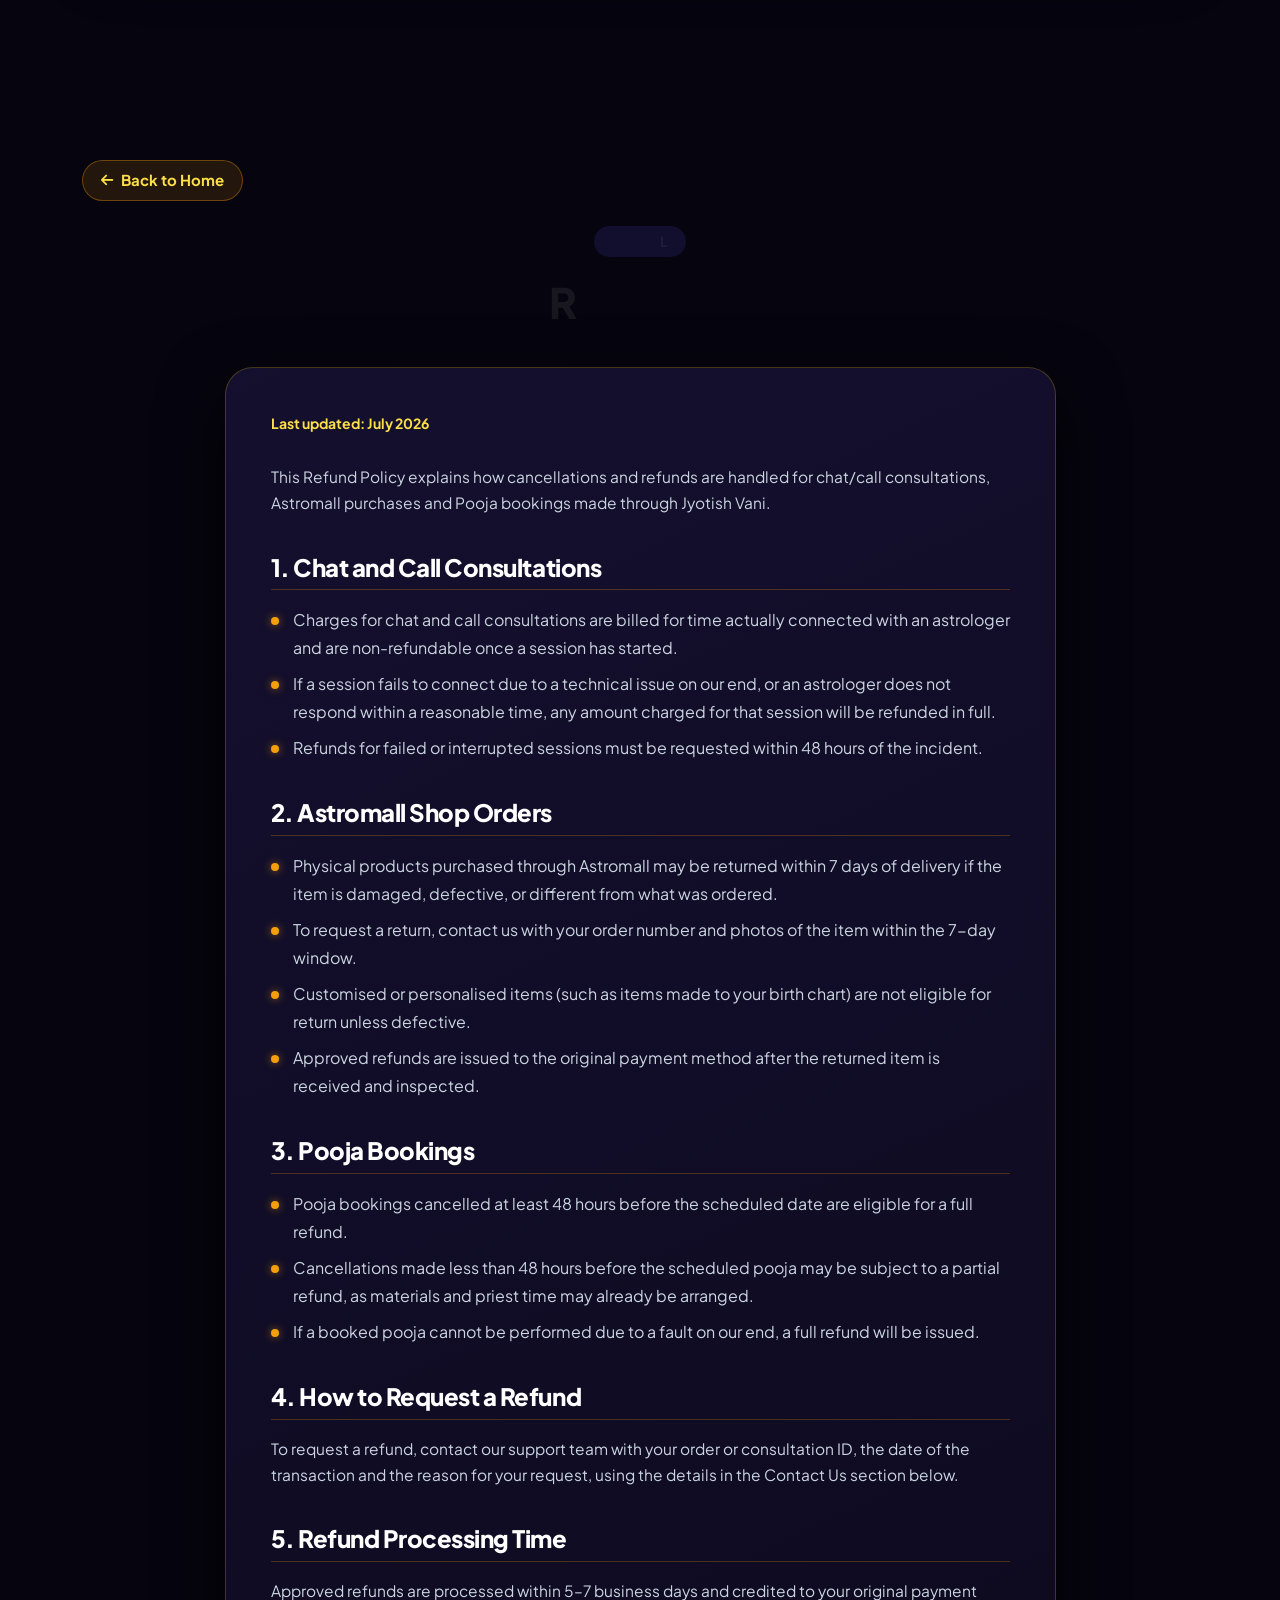
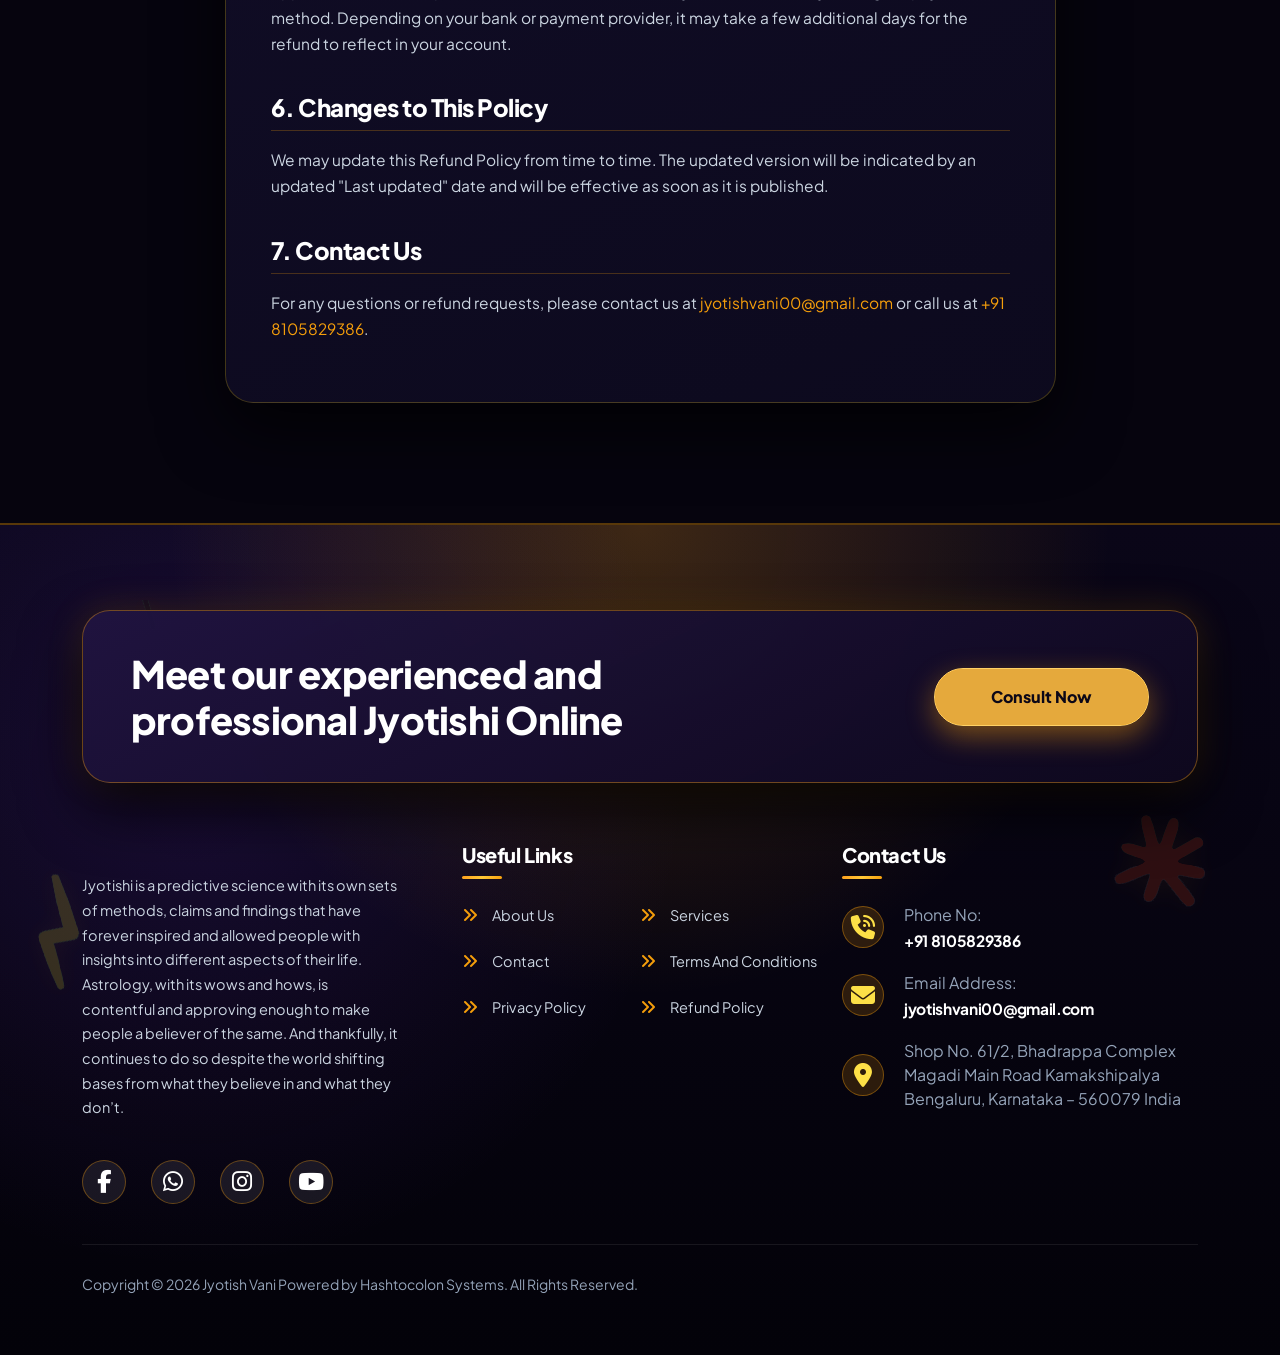
<file: refund-policy.html>
<!DOCTYPE html>
<html lang="en">

<head>
    <meta charset="utf-8" />
    <meta name="viewport" content="width=device-width, initial-scale=1.0" />
    <title>Refund Policy | Jyotish Vani</title>
    <link rel="icon" type="image/png" href="assets/img/logo-mark.png">
    <!-- CSS only -->
    <link rel="stylesheet" type="text/css" href="assets/css/bootstrap.min.css" />
    <link rel="stylesheet" href="assets/css/owl.carousel.min.css" />
    <link rel="stylesheet" href="assets/css/owl.theme.default.min.css" />
    <!-- fancybox -->
    <link rel="stylesheet" href="assets/css/jquery.fancybox.min.css" />
    <!-- Font Awesome 6 -->
    <link rel="stylesheet" href="assets/css/fontawesome.min.css" />
    <link rel="stylesheet" href="https://cdnjs.cloudflare.com/ajax/libs/font-awesome/6.5.1/css/all.min.css" />
    <link rel="stylesheet" href="assets/font/flaticon_mycollection.css" />
    <!-- style -->
    <link rel="stylesheet" href="assets/css/style.css" />
    <!-- responsive -->
    <link rel="stylesheet" href="assets/css/responsive.css" />
    <!-- Complete Modern Celestial Vedic Design System -->
    <link rel="stylesheet" href="assets/css/modern-design.css" />
</head>

<body>
    <!-- preloader -->
    <div id="preloader">
    <div class="loader-content">
        <div class="om-symbol">ॐ</div>

        <p>Welcome to</p>
        <h1>Jyotish Vani</h1>

        <div class="loader-spinner"></div>

        <span>Loading...</span>
    </div>
</div>
    <!-- preloader end -->
    <!-- header -->
    <header id="stickyHeader">
        <div class="container">
            <div class="top-bar">
                <div class="logo">
                    <a href="index.html">
              <img alt="logo" src="assets/img/logo-mark.jpeg" />
              <b>
                Jyotish Vani
              </b>
            </a>
                </div>
                <nav class="navbar" id="mainNavbar">
                    <ul class="navbar-links">
                        <li class="navbar-dropdown"><a href="index.html#pricing"> Consult</a></li>
                        <li class="navbar-dropdown"><a href="index.html#about"> Services</a></li>
                        <li class="navbar-dropdown"><a href="index.html#contact"> Contact </a></li>
                    </ul>
                </nav>
                <button class="mobile-menu-btn" id="mobileMenuBtn" aria-label="Open Menu">
                    <span></span>
                    <span></span>
                    <span></span>
                </button>
            </div>
        </div>
    </header>
    <!-- header end -->
    <section class="breadcrumbs"></section>
    <section class="gap no-top">
        <div class="container">
            <a href="index.html" class="back-link"><i class="fa-solid fa-arrow-left"></i> Back to Home</a>
            <div class="heading sec-title-animation animation-style2">
                <span class="title-animation">Legal</span>
                <h2 class="title-animation">Refund Policy</h2>
            </div>
            <div class="row justify-content-center">
                <div class="col-lg-9">
                    <div class="policy-content">
                        <span class="updated-on">Last updated: July 2026</span>

                        <p>
                            This Refund Policy explains how cancellations and
                            refunds are handled for chat/call consultations,
                            Astromall purchases and Pooja bookings made through
                            Jyotish Vani.
                        </p>

                        <h3>1. Chat and Call Consultations</h3>
                        <ul>
                            <li>Charges for chat and call consultations are billed for time actually connected with an astrologer and are non-refundable once a session has started.</li>
                            <li>If a session fails to connect due to a technical issue on our end, or an astrologer does not respond within a reasonable time, any amount charged for that session will be refunded in full.</li>
                            <li>Refunds for failed or interrupted sessions must be requested within 48 hours of the incident.</li>
                        </ul>

                        <h3>2. Astromall Shop Orders</h3>
                        <ul>
                            <li>Physical products purchased through Astromall may be returned within 7 days of delivery if the item is damaged, defective, or different from what was ordered.</li>
                            <li>To request a return, contact us with your order number and photos of the item within the 7-day window.</li>
                            <li>Customised or personalised items (such as items made to your birth chart) are not eligible for return unless defective.</li>
                            <li>Approved refunds are issued to the original payment method after the returned item is received and inspected.</li>
                        </ul>

                        <h3>3. Pooja Bookings</h3>
                        <ul>
                            <li>Pooja bookings cancelled at least 48 hours before the scheduled date are eligible for a full refund.</li>
                            <li>Cancellations made less than 48 hours before the scheduled pooja may be subject to a partial refund, as materials and priest time may already be arranged.</li>
                            <li>If a booked pooja cannot be performed due to a fault on our end, a full refund will be issued.</li>
                        </ul>

                        <h3>4. How to Request a Refund</h3>
                        <p>
                            To request a refund, contact our support team with
                            your order or consultation ID, the date of the
                            transaction and the reason for your request, using
                            the details in the Contact Us section below.
                        </p>

                        <h3>5. Refund Processing Time</h3>
                        <p>
                            Approved refunds are processed within 5–7 business
                            days and credited to your original payment method.
                            Depending on your bank or payment provider, it may
                            take a few additional days for the refund to reflect
                            in your account.
                        </p>

                        <h3>6. Changes to This Policy</h3>
                        <p>
                            We may update this Refund Policy from time to time.
                            The updated version will be indicated by an updated
                            "Last updated" date and will be effective as soon as
                            it is published.
                        </p>

                        <h3>7. Contact Us</h3>
                        <p>
                            For any questions or refund requests, please contact
                            us at
                            <a href="mailto:jyotishvani00@gmail.com">jyotishvani00@gmail.com</a>
                            or call us at
                            <a href="tel:+918105829386">+91 8105829386</a>.
                        </p>
                    </div>
                </div>
            </div>
        </div>
    </section>
    <footer class="gap no-bottom">
      <div class="container">
        <div class="footer-try">
          <div>
            <h2>Meet our experienced and professional Jyotishi Online</h2>
          </div>
          <a href="index.html#" class="button btn"
            ><span><span>Consult Now</span></span></a
          >
        </div>
        <div class="row">
          <div class="col-lg-4">
            <div class="footer-logo">
              <!-- <img src="assets/img/logo.png" alt="img"> -->
              <p>
                Jyotishi is a predictive science with its own sets of methods,
                claims and findings that have forever inspired and allowed
                people with insights into different aspects of their life.
                Astrology, with its wows and hows, is contentful and approving
                enough to make people a believer of the same. And thankfully, it
                continues to do so despite the world shifting bases from what
                they believe in and what they don’t.
              </p>
              <ul class="social-media">
                <li>
                  <a href="#"><i class="fa-brands fa-facebook-f"></i></a>
                                </li>
                                <li>
                                    <a href="#"><i class="fa-brands fa-whatsapp"></i></a>
                                </li>
                                <li>
                                    <a href="#"><i class="fa-brands fa-instagram"></i></a>
                                </li>
                                <li>
                                    <a href="#"><i class="fa-brands fa-youtube"></i></a>
                                </li>
                                </ul>
                            </div>
                        </div>
                        <div class="col-lg-4 col-md-12">
                            <div class="widget-title">
                                <h3>Useful Links</h3>
                                <ul>
                                    <li>
                                        <i class="fa-solid fa-angles-right"></i
                  ><a href="#">About Us</a>
                </li>
                <li>
                  <i class="fa-solid fa-angles-right"></i
                  ><a href="index.html#">Services </a>
                </li>
                <li>
                  <i class="fa-solid fa-angles-right"></i
                  ><a href="index.html#">Contact </a>
                </li>
                <li>
                  <i class="fa-solid fa-angles-right"></i
                  ><a href="terms-and-conditions.html">Terms And Conditions </a>
                </li>
                <li>
                  <i class="fa-solid fa-angles-right"></i
                  ><a href="privacy-policy.html">Privacy Policy </a>
                </li>
                <li>
                  <i class="fa-solid fa-angles-right"></i
                  ><a href="refund-policy.html">Refund Policy </a>
                </li>
              </ul>
            </div>
          </div>
          <div class="col-lg-4 col-md-6">
            <div class="widget-title">
              <h3>Contact Us</h3>
              <div class="get-in-touch">
                <div><i class="fa-solid fa-phone-volume"></i></div>
                            <div>
                                <span>Phone No:</span>
                                <h6><a href="tel:+918105829386">+91 8105829386</a></h6>
                            </div>
                        </div>
                        <div class="get-in-touch">
                            <div><i class="fa-solid fa-envelope"></i></div>
                            <div>
                                <span>Email Address:</span>
                                <h6>
                                    <a href="mailto:jyotishvani00@gmail.com">jyotishvani00@gmail.com</a
                    >
                  </h6>
                </div>
              </div>
              <div class="get-in-touch mb-0">
                <div><i class="fa-solid fa-location-dot"></i></div>
                <div>
                  <span class="pt-2 pb-0">Shop No. 61/2, Bhadrappa Complex 
                    Magadi Main Road Kamakshipalya Bengaluru, Karnataka – 560079 India</span>
                </div>
              </div>
            </div>
          </div>
        </div>
        <div class="all-rights">
          <p>
            Copyright © 2026 Jyotish Vani Powered by Hashtocolon Systems. All
            Rights Reserved.
          </p>
        </div>
      </div>
      <ul class="shaps-img">
        <li><img src="assets/img/shaps-4.png" alt="img" /></li>
        <li><img src="assets/img/shaps-1.png" alt="img" /></li>
        <li><img src="assets/img/shaps-2.png" alt="img" /></li>
      </ul>
    </footer>
    <div id="scroll-percentage"><span id="scroll-percentage-value"></span></div>
    <!-- jQuery -->
    <script src="assets/js/jquery-3.6.0.min.js"></script>
    <script src="assets/js/bootstrap.min.js"></script>
    <script src="assets/js/jquery.fancybox.min.js"></script>
    <script src="assets/js/splitText.js"></script>
    <script src="assets/js/gsap.js"></script>
    <script src="assets/js/scrolltrigger.js"></script>
    <script src="assets/js/custom.js"></script>
    <script src="assets/js/sweetalert.min.js"></script>
    <script src="assets/js/contact.js"></script>
    <script>
    (function() {
        var btn = document.getElementById('mobileMenuBtn');
        var nav = document.getElementById('mainNavbar');
        if (!btn || !nav) return;
        btn.addEventListener('click', function() {
            btn.classList.toggle('active');
            nav.classList.toggle('mobile-open');
            document.body.style.overflow = nav.classList.contains('mobile-open') ? 'hidden' : '';
        });
        nav.querySelectorAll('.navbar-dropdown a').forEach(function(link) {
            link.addEventListener('click', function() {
                btn.classList.remove('active');
                nav.classList.remove('mobile-open');
                document.body.style.overflow = '';
            });
        });
        nav.addEventListener('click', function(e) {
            if (e.target === nav) {
                btn.classList.remove('active');
                nav.classList.remove('mobile-open');
                document.body.style.overflow = '';
            }
        });
    })();
    </script>
  </body>
</html>
</file>
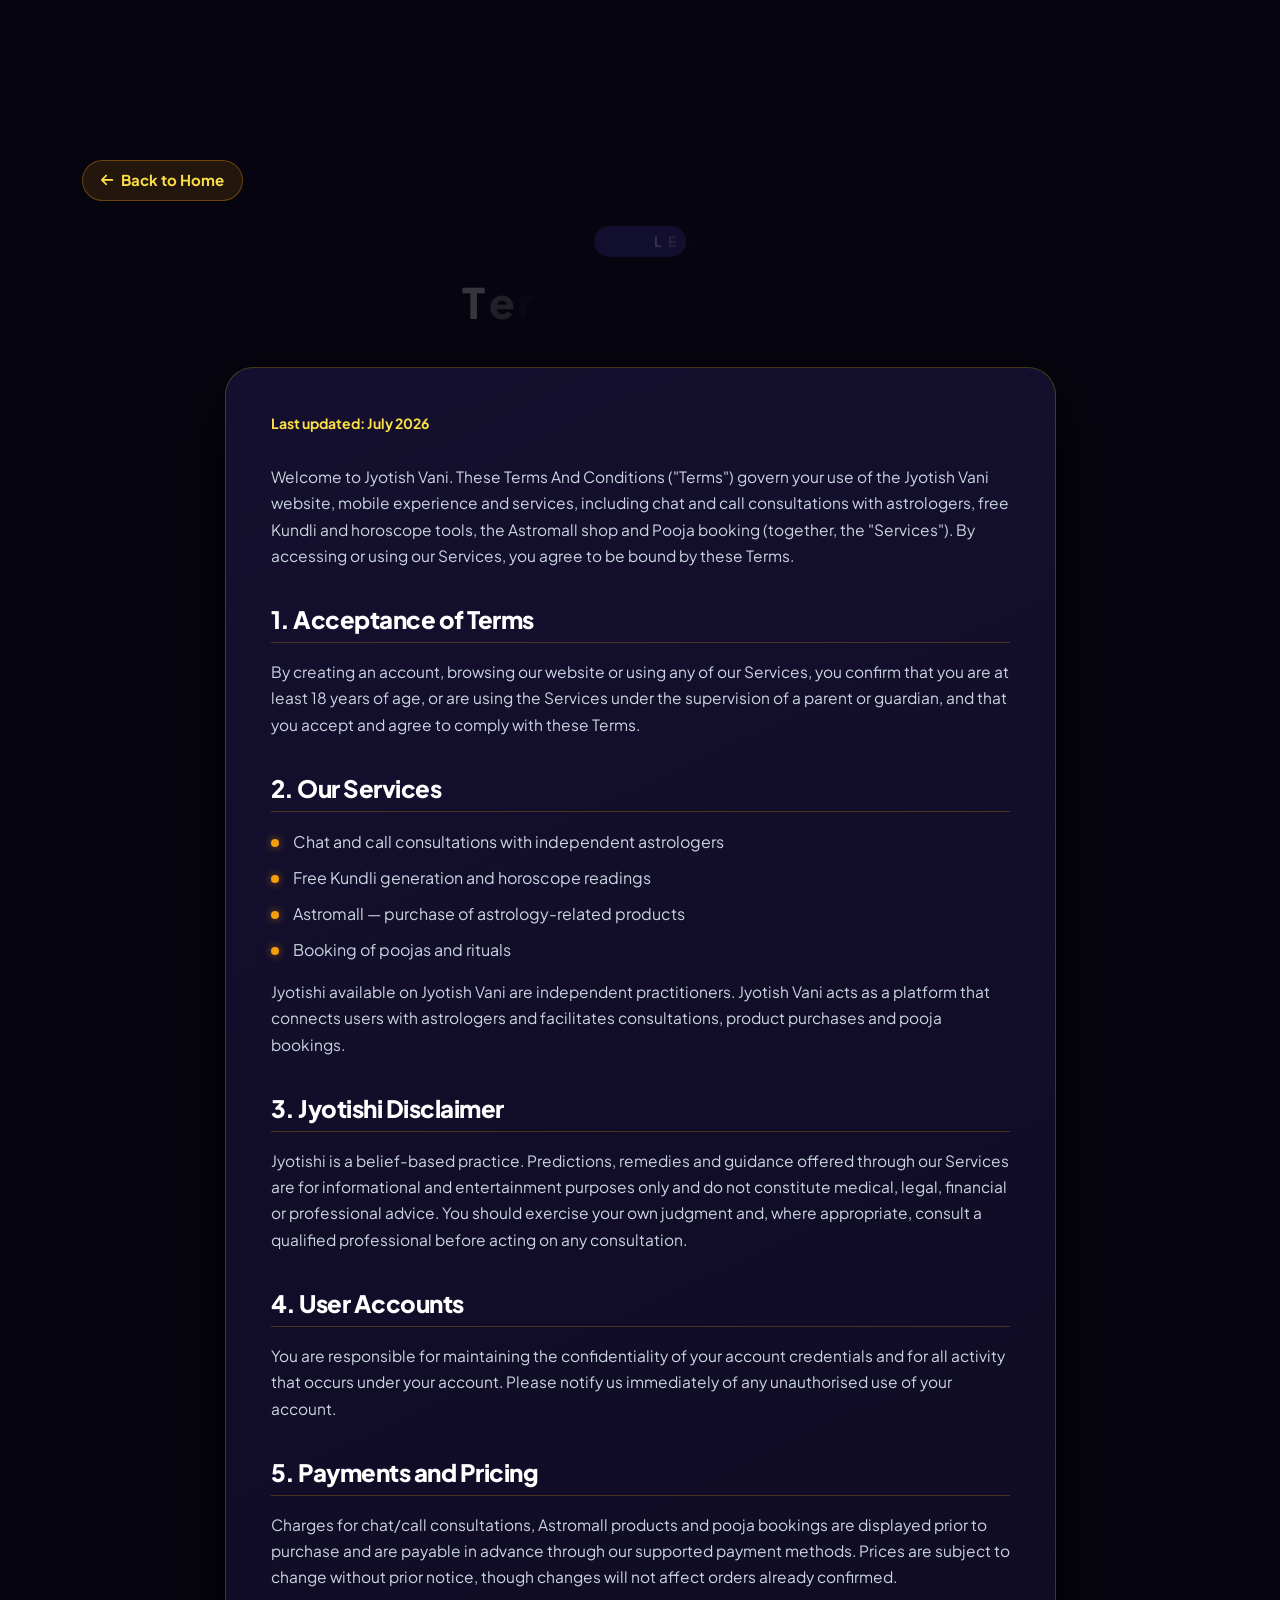
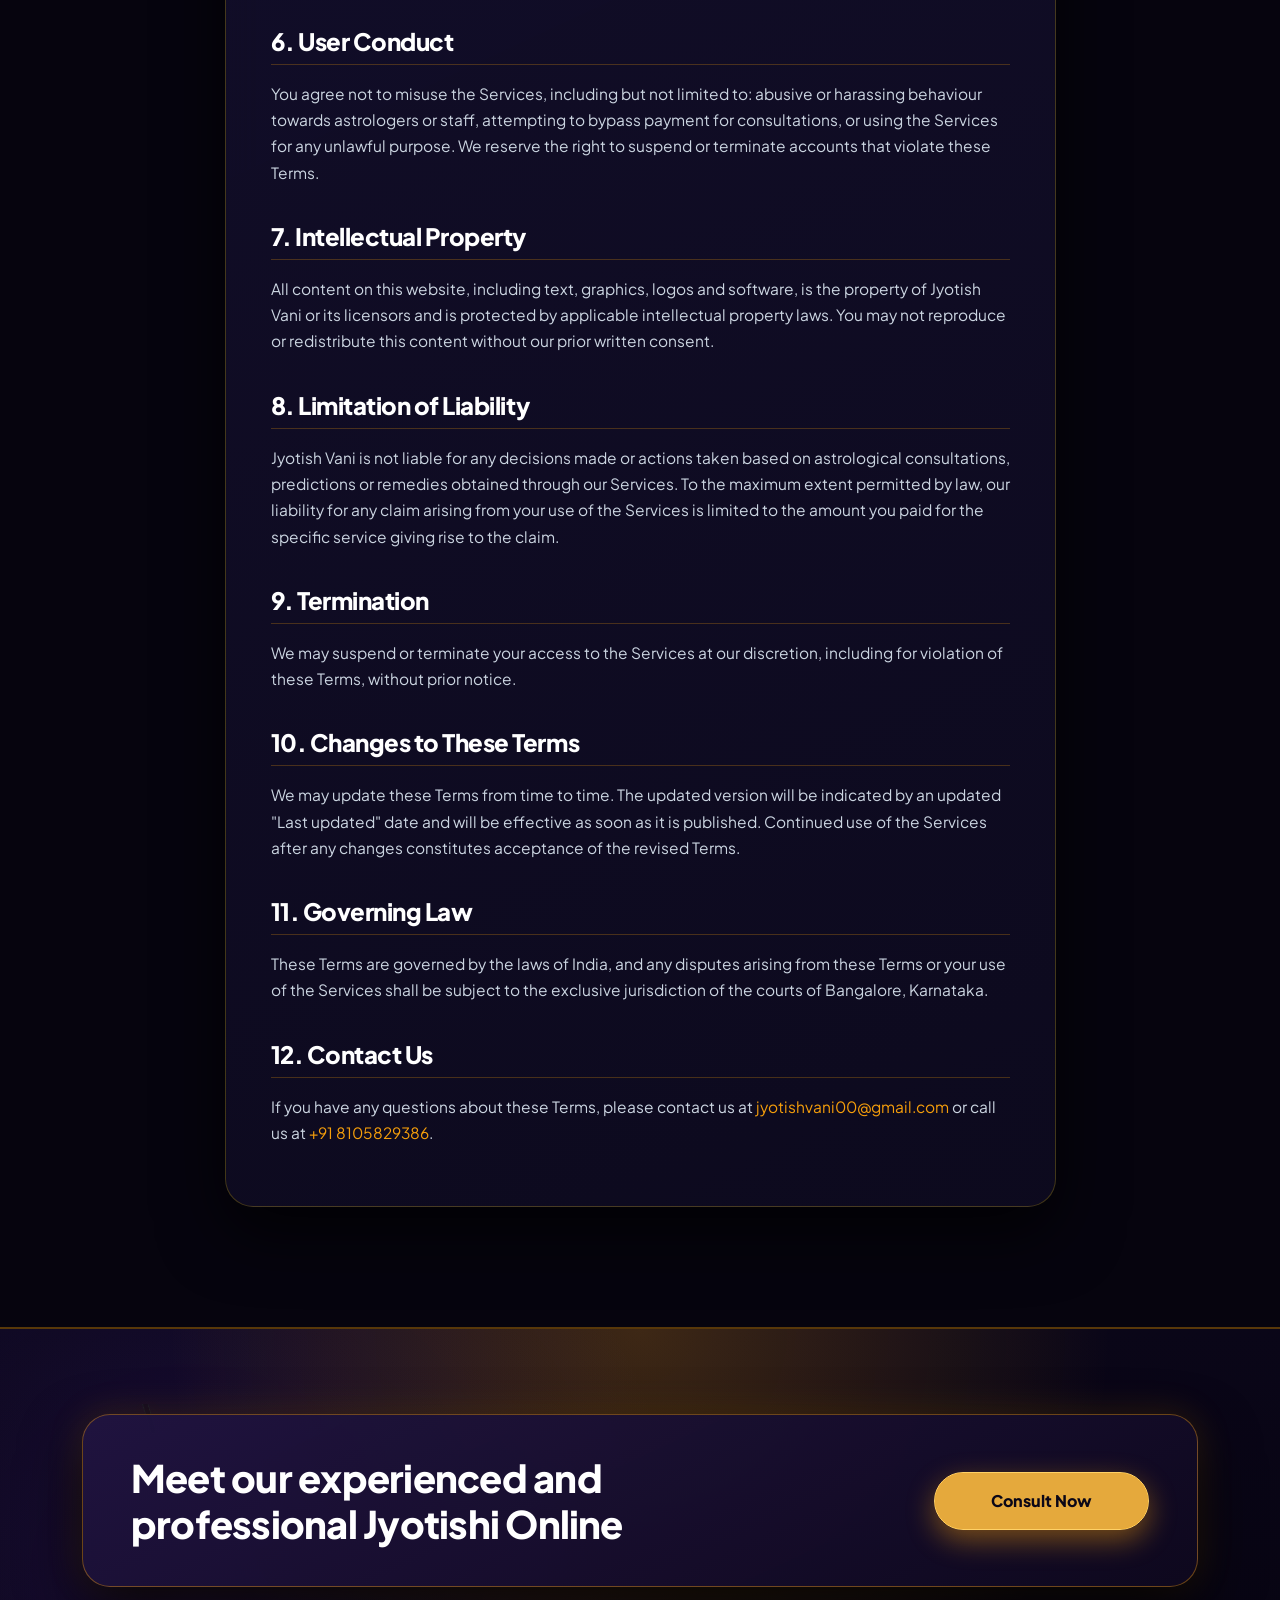
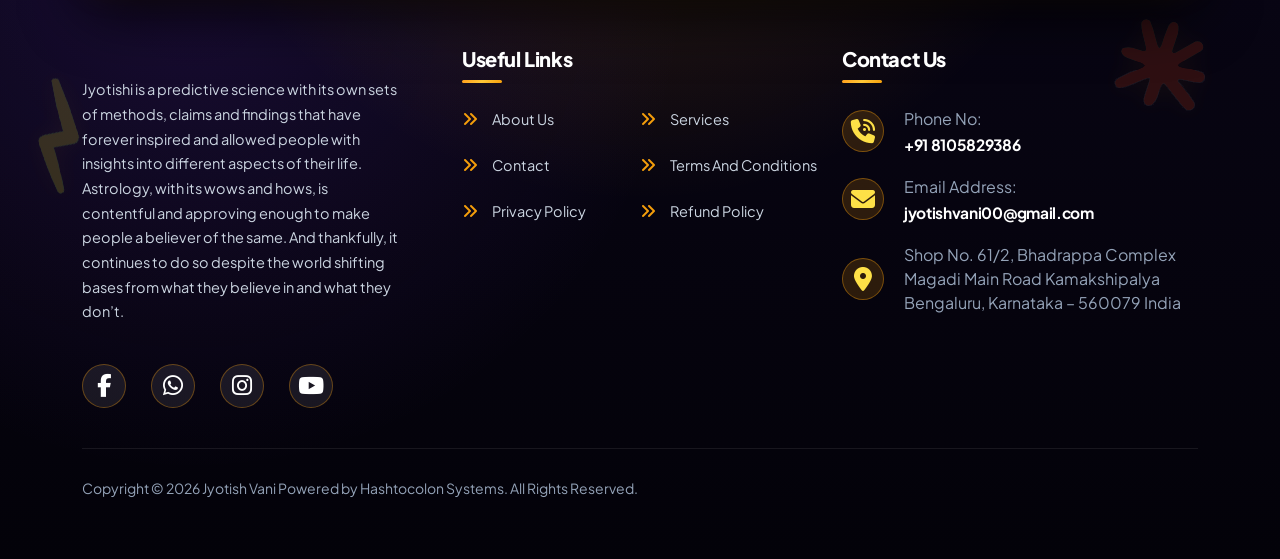
<file: terms-and-conditions.html>
<!DOCTYPE html>
<html lang="en">

<head>
    <meta charset="utf-8" />
    <meta name="viewport" content="width=device-width, initial-scale=1.0" />
    <title>Terms And Conditions | Jyotish Vani</title>
    <link rel="icon" type="image/png" href="assets/img/logo-mark.png">
    <!-- CSS only -->
    <link rel="stylesheet" type="text/css" href="assets/css/bootstrap.min.css" />
    <link rel="stylesheet" href="assets/css/owl.carousel.min.css" />
    <link rel="stylesheet" href="assets/css/owl.theme.default.min.css" />
    <!-- fancybox -->
    <link rel="stylesheet" href="assets/css/jquery.fancybox.min.css" />
    <!-- Font Awesome 6 -->
    <link rel="stylesheet" href="assets/css/fontawesome.min.css" />
    <link rel="stylesheet" href="https://cdnjs.cloudflare.com/ajax/libs/font-awesome/6.5.1/css/all.min.css" />
    <link rel="stylesheet" href="assets/font/flaticon_mycollection.css" />
    <!-- style -->
    <link rel="stylesheet" href="assets/css/style.css" />
    <!-- responsive -->
    <link rel="stylesheet" href="assets/css/responsive.css" />
    <!-- Complete Modern Celestial Vedic Design System -->
    <link rel="stylesheet" href="assets/css/modern-design.css" />
</head>

<body>
    <!-- preloader -->
    <div id="preloader">
    <div class="loader-content">
        <div class="om-symbol">ॐ</div>

        <p>Welcome to</p>
        <h1>Jyotish Vani</h1>

        <div class="loader-spinner"></div>

        <span>Loading...</span>
    </div>
</div>
    <!-- preloader end -->
    <!-- header -->
    <header id="stickyHeader">
        <div class="container">
            <div class="top-bar">
                <div class="logo">
                    <a href="index.html">
              <img alt="logo" src="assets/img/logo-mark.jpeg" />
              <b>
                Jyotish Vani
              </b>
            </a>
                </div>
                <nav class="navbar" id="mainNavbar">
                    <ul class="navbar-links">
                        <li class="navbar-dropdown"><a href="index.html#pricing"> Consult</a></li>
                        <li class="navbar-dropdown"><a href="index.html#about"> Services</a></li>
                        <li class="navbar-dropdown"><a href="index.html#contact"> Contact </a></li>
                    </ul>
                </nav>
                <button class="mobile-menu-btn" id="mobileMenuBtn" aria-label="Open Menu">
                    <span></span>
                    <span></span>
                    <span></span>
                </button>
            </div>
        </div>
    </header>
    <!-- header end -->
    <section class="breadcrumbs"></section>
    <section class="gap no-top">
        <div class="container">
            <a href="index.html" class="back-link"><i class="fa-solid fa-arrow-left"></i> Back to Home</a>
            <div class="heading sec-title-animation animation-style2">
                <span class="title-animation">Legal</span>
                <h2 class="title-animation">Terms And Conditions</h2>
            </div>
            <div class="row justify-content-center">
                <div class="col-lg-9">
                    <div class="policy-content">
                        <span class="updated-on">Last updated: July 2026</span>

                        <p>
                            Welcome to Jyotish Vani. These Terms And Conditions
                            ("Terms") govern your use of the Jyotish Vani website,
                            mobile experience and services, including chat and
                            call consultations with astrologers, free Kundli and
                            horoscope tools, the Astromall shop and Pooja booking
                            (together, the "Services"). By accessing or using our
                            Services, you agree to be bound by these Terms.
                        </p>

                        <h3>1. Acceptance of Terms</h3>
                        <p>
                            By creating an account, browsing our website or
                            using any of our Services, you confirm that you are
                            at least 18 years of age, or are using the Services
                            under the supervision of a parent or guardian, and
                            that you accept and agree to comply with these
                            Terms.
                        </p>

                        <h3>2. Our Services</h3>
                        <ul>
                            <li>Chat and call consultations with independent astrologers</li>
                            <li>Free Kundli generation and horoscope readings</li>
                            <li>Astromall — purchase of astrology-related products</li>
                            <li>Booking of poojas and rituals</li>
                        </ul>
                        <p>
                            Jyotishi available on Jyotish Vani are independent
                            practitioners. Jyotish Vani acts as a platform that
                            connects users with astrologers and facilitates
                            consultations, product purchases and pooja bookings.
                        </p>

                        <h3>3. Jyotishi Disclaimer</h3>
                        <p>
                            Jyotishi is a belief-based practice. Predictions,
                            remedies and guidance offered through our Services
                            are for informational and entertainment purposes
                            only and do not constitute medical, legal, financial
                            or professional advice. You should exercise your own
                            judgment and, where appropriate, consult a qualified
                            professional before acting on any consultation.
                        </p>

                        <h3>4. User Accounts</h3>
                        <p>
                            You are responsible for maintaining the
                            confidentiality of your account credentials and for
                            all activity that occurs under your account. Please
                            notify us immediately of any unauthorised use of
                            your account.
                        </p>

                        <h3>5. Payments and Pricing</h3>
                        <p>
                            Charges for chat/call consultations, Astromall
                            products and pooja bookings are displayed prior to
                            purchase and are payable in advance through our
                            supported payment methods. Prices are subject to
                            change without prior notice, though changes will not
                            affect orders already confirmed.
                        </p>

                        <h3>6. User Conduct</h3>
                        <p>
                            You agree not to misuse the Services, including but
                            not limited to: abusive or harassing behaviour
                            towards astrologers or staff, attempting to bypass
                            payment for consultations, or using the Services for
                            any unlawful purpose. We reserve the right to
                            suspend or terminate accounts that violate these
                            Terms.
                        </p>

                        <h3>7. Intellectual Property</h3>
                        <p>
                            All content on this website, including text,
                            graphics, logos and software, is the property of
                            Jyotish Vani or its licensors and is protected by
                            applicable intellectual property laws. You may not
                            reproduce or redistribute this content without our
                            prior written consent.
                        </p>

                        <h3>8. Limitation of Liability</h3>
                        <p>
                            Jyotish Vani is not liable for any decisions made or
                            actions taken based on astrological consultations,
                            predictions or remedies obtained through our
                            Services. To the maximum extent permitted by law,
                            our liability for any claim arising from your use of
                            the Services is limited to the amount you paid for
                            the specific service giving rise to the claim.
                        </p>

                        <h3>9. Termination</h3>
                        <p>
                            We may suspend or terminate your access to the
                            Services at our discretion, including for violation
                            of these Terms, without prior notice.
                        </p>

                        <h3>10. Changes to These Terms</h3>
                        <p>
                            We may update these Terms from time to time. The
                            updated version will be indicated by an updated
                            "Last updated" date and will be effective as soon as
                            it is published. Continued use of the Services after
                            any changes constitutes acceptance of the revised
                            Terms.
                        </p>

                        <h3>11. Governing Law</h3>
                        <p>
                            These Terms are governed by the laws of India, and
                            any disputes arising from these Terms or your use of
                            the Services shall be subject to the exclusive
                            jurisdiction of the courts of Bangalore, Karnataka.
                        </p>

                        <h3>12. Contact Us</h3>
                        <p>
                            If you have any questions about these Terms, please
                            contact us at
                            <a href="mailto:jyotishvani00@gmail.com">jyotishvani00@gmail.com</a>
                            or call us at
                            <a href="tel:+918105829386">+91 8105829386</a>.
                        </p>
                    </div>
                </div>
            </div>
        </div>
    </section>
    <footer class="gap no-bottom">
      <div class="container">
        <div class="footer-try">
          <div>
            <h2>Meet our experienced and professional Jyotishi Online</h2>
          </div>
          <a href="index.html#" class="button btn"
            ><span><span>Consult Now</span></span></a
          >
        </div>
        <div class="row">
          <div class="col-lg-4">
            <div class="footer-logo">
              <!-- <img src="assets/img/logo.png" alt="img"> -->
              <p>
                Jyotishi is a predictive science with its own sets of methods,
                claims and findings that have forever inspired and allowed
                people with insights into different aspects of their life.
                Astrology, with its wows and hows, is contentful and approving
                enough to make people a believer of the same. And thankfully, it
                continues to do so despite the world shifting bases from what
                they believe in and what they don’t.
              </p>
              <ul class="social-media">
                <li>
                  <a href="#"><i class="fa-brands fa-facebook-f"></i></a>
                                </li>
                                <li>
                                    <a href="#"><i class="fa-brands fa-whatsapp"></i></a>
                                </li>
                                <li>
                                    <a href="#"><i class="fa-brands fa-instagram"></i></a>
                                </li>
                                <li>
                                    <a href="#"><i class="fa-brands fa-youtube"></i></a>
                                </li>
                                </ul>
                            </div>
                        </div>
                        <div class="col-lg-4 col-md-12">
                            <div class="widget-title">
                                <h3>Useful Links</h3>
                                <ul>
                                    <li>
                                        <i class="fa-solid fa-angles-right"></i
                  ><a href="index.html">About Us</a>
                </li>
                <li>
                  <i class="fa-solid fa-angles-right"></i
                  ><a href="index.html#">Services </a>
                </li>
                <li>
                  <i class="fa-solid fa-angles-right"></i
                  ><a href="index.html#">Contact </a>
                </li>
                <li>
                  <i class="fa-solid fa-angles-right"></i
                  ><a href="terms-and-conditions.html">Terms And Conditions </a>
                </li>
                <li>
                  <i class="fa-solid fa-angles-right"></i
                  ><a href="privacy-policy.html">Privacy Policy </a>
                </li>
                <li>
                  <i class="fa-solid fa-angles-right"></i
                  ><a href="refund-policy.html">Refund Policy </a>
                </li>
              </ul>
            </div>
          </div>
          <div class="col-lg-4 col-md-6">
            <div class="widget-title">
              <h3>Contact Us</h3>
              <div class="get-in-touch">
                <div><i class="fa-solid fa-phone-volume"></i></div>
                            <div>
                                <span>Phone No:</span>
                                <h6><a href="tel:+918105829386">+91 8105829386</a></h6>
                            </div>
                        </div>
                        <div class="get-in-touch">
                            <div><i class="fa-solid fa-envelope"></i></div>
                            <div>
                                <span>Email Address:</span>
                                <h6>
                                    <a href="mailto:jyotishvani00@gmail.com">jyotishvani00@gmail.com</a
                    >
                  </h6>
                </div>
              </div>
              <div class="get-in-touch mb-0">
                <div><i class="fa-solid fa-location-dot"></i></div>
                <div>
                  <span class="pt-2 pb-0">Shop No. 61/2, Bhadrappa Complex 
                    Magadi Main Road Kamakshipalya Bengaluru, Karnataka – 560079 India</span>
                </div>
              </div>
            </div>
          </div>
        </div>
        <div class="all-rights">
          <p>
            Copyright © 2026 Jyotish Vani Powered by Hashtocolon Systems. All
            Rights Reserved.
          </p>
        </div>
      </div>
      <ul class="shaps-img">
        <li><img src="assets/img/shaps-4.png" alt="img" /></li>
        <li><img src="assets/img/shaps-1.png" alt="img" /></li>
        <li><img src="assets/img/shaps-2.png" alt="img" /></li>
      </ul>
    </footer>
    <div id="scroll-percentage"><span id="scroll-percentage-value"></span></div>
    <!-- jQuery -->
    <script src="assets/js/jquery-3.6.0.min.js"></script>
    <script src="assets/js/bootstrap.min.js"></script>
    <script src="assets/js/jquery.fancybox.min.js"></script>
    <script src="assets/js/splitText.js"></script>
    <script src="assets/js/gsap.js"></script>
    <script src="assets/js/scrolltrigger.js"></script>
    <script src="assets/js/custom.js"></script>
    <script src="assets/js/sweetalert.min.js"></script>
    <script src="assets/js/contact.js"></script>
    <script>
    (function() {
        var btn = document.getElementById('mobileMenuBtn');
        var nav = document.getElementById('mainNavbar');
        if (!btn || !nav) return;
        btn.addEventListener('click', function() {
            btn.classList.toggle('active');
            nav.classList.toggle('mobile-open');
            document.body.style.overflow = nav.classList.contains('mobile-open') ? 'hidden' : '';
        });
        nav.querySelectorAll('.navbar-dropdown a').forEach(function(link) {
            link.addEventListener('click', function() {
                btn.classList.remove('active');
                nav.classList.remove('mobile-open');
                document.body.style.overflow = '';
            });
        });
        nav.addEventListener('click', function(e) {
            if (e.target === nav) {
                btn.classList.remove('active');
                nav.classList.remove('mobile-open');
                document.body.style.overflow = '';
            }
        });
    })();
    </script>
  </body>
</html>
</file>
<file: assets/font/flaticon_mycollection.css>
/*!
*    ______ _       _   _
*    |  ____| |     | | (_)
*    | |__  | | __ _| |_ _  ___ ___  _ __
*    |  __| | |/ _` | __| |/ __/ _ \| '_ \
*    | |    | | (_| | |_| | (_| (_) | | | |
*    |_|    |_|\__,_|\__|_|\___\___/|_| |_|
*
*         https://www.flaticon.com
*/

@font-face {
    font-family: "flaticon_mycollection";
    src: url("flaticon_mycollection0e38.woff2?d55f86a22933602e196e1a23838b4151") format("woff2"), url("flaticon_mycollection0e38.woff?d55f86a22933602e196e1a23838b4151") format("woff"), url("flaticon_mycollection0e38.eot?d55f86a22933602e196e1a23838b4151#iefix") format("embedded-opentype"), url("flaticon_mycollection0e38.ttf?d55f86a22933602e196e1a23838b4151") format("truetype"), url("flaticon_mycollection0e38.svg?d55f86a22933602e196e1a23838b4151#flaticon_mycollection") format("svg")
}

i[class^="flaticon-"]:before,
i[class*=" flaticon-"]:before {
    font-family: flaticon_mycollection !important;
    font-style: normal;
    font-weight: normal !important;
    font-variant: normal;
    text-transform: none;
    line-height: 1;
    -webkit-font-smoothing: antialiased;
    -moz-osx-font-smoothing: grayscale;
}

.flaticon-location:before {
    content: "\f101";
}

.flaticon-search:before {
    content: "\f102";
}

.flaticon-facebook:before {
    content: "\f103";
}

.flaticon-twitter:before {
    content: "\f104";
}

.flaticon-instagram:before {
    content: "\f105";
}

.flaticon-paper-plane:before {
    content: "\f106";
}

.flaticon-checked-data:before {
    content: "\f107";
}

.flaticon-calendar:before {
    content: "\f108";
}

.flaticon-comment:before {
    content: "\f109";
}

.flaticon-right-arrow:before {
    content: "\f10a";
}

.flaticon-pinterest:before {
    content: "\f10b";
}

.flaticon-iphone:before {
    content: "\f10c";
}

.flaticon-map-location:before {
    content: "\f10d";
}

.flaticon-mail-inbox-app:before {
    content: "\f10e";
}

.flaticon-share:before {
    content: "\f10f";
}

.flaticon-quotation-mark:before {
    content: "\f110";
}

.flaticon-plus:before {
    content: "\f111";
}

.flaticon-smart-phone:before {
    content: "\f112";
}

.flaticon-maintenance:before {
    content: "\f113";
}

.flaticon-consulting:before {
    content: "\f114";
}

.flaticon-helpdesk:before {
    content: "\f115";
}

.flaticon-programming:before {
    content: "\f116";
}

.flaticon-cursor:before {
    content: "\f117";
}

.flaticon-subscribe:before {
    content: "\f118";
}

.flaticon-team-building:before {
    content: "\f119";
}

.flaticon-communication:before {
    content: "\f11a";
}

.flaticon-photo:before {
    content: "\f11b";
}

.flaticon-send-mail:before {
    content: "\f11c";
}

.flaticon-mail:before {
    content: "\f11d";
}

.flaticon-security:before {
    content: "\f11e";
}

.flaticon-price-tag:before {
    content: "\f11f";
}

.flaticon-message:before {
    content: "\f120";
}
</file>
<file: assets/css/style.css>
/*-----------------------------------------------------------------------------------


-----------------------------------------------------------------------------------

    [Table of contents]
    
        01. header
        02. navbar
        03. btn
        04. hero-section
        05. get-a-quote
        06. heading
        07. shaps-img
        08. loading
        09. marquee
        10. Hiring Section 
        11. presenting
        12. how-it-works
        13. video
        14. team-section
        15. accordion
        16. pricing-plans
        17. clients-section
        18. blog
        19. tag
        20. count-style
        21. footer
        22. widget-title
        23. all-rights
        24. scroll-percentage
        25. hero-section.for
        26. hero-section.two
        27. hero-section.three
        28. subscribe-text
        29. transition 

-----------------------------------------------------------------------------------*/

@import url('https://fonts.googleapis.com/css2?family=Inter:ital,opsz,wght@0,14..32,100..900;1,14..32,100..900&amp;display=swap');
:root {
    --bgcolor: #f59e0b;
    --main-color: #120e2e;
}

body,
html {
    font-family: "Inter";
    overflow-x: hidden;
}

p {
    font-size: 16px;
    line-height: 28px;
    color: #444;
    margin: 0;
    font-weight: 400;
}

* {
    margin: 0;
    padding: 0;
}

a,
h2,
h3,
h4,
h5,
h6 {
    color: #000;
    margin: 0;
}

a {
    text-decoration: none;
    cursor: pointer;
}

h1 {
    font-size: 60px;
}

h2 {
    font-size: 60px;
}

h3 {
    font-size: 26px;
}

h4 {
    font-size: 24px;
}

h5 {
    font-size: 20px;
}

h6 {
    font-size: 18px;
}

img {
    max-width: 100%;
}

.gap {
    padding: 120px 0;
}

.no-top {
    padding-top: 0;
}

.no-bottom {
    padding-bottom: 0;
}

ul {
    padding: 0;
    margin: 0;
}

li {
    display: block;
}

figure {
    overflow: hidden;
}

hr {
    margin: 0;
}

input[type=number]::-webkit-inner-spin-button {
    -webkit-appearance: none;
}

/* 01. header */

.top-bar {
    display: flex;
    align-items: center;
    justify-content: space-between;
    background-color: #000;
    padding: 32px 70px;
    border-radius: 32px;
}

.top-bar ul {
    display: flex;
    align-items: center;
}

.top-bar a i svg {
    width: 30px;
    fill: #fff;
    height: auto;
}

.top-bar a i {
    margin-right: 10px;
    color: #fff;
    border-radius: 50%;
    color: #fff;
    font-size: 24px;
}

.top-bar a {
    font-size: 18px;
    color: #fff;
    display: flex;
    align-items: center;
}

.top-bar a .questions .btn span i {
    padding-right: 10px;
}

/* 02. navbar */

.overlay {
    position: fixed;
    top: 0;
    left: 0;
    width: 100vw;
    height: 100vh;
    background-color: rgba(0, 0, 0, 0.9);
    z-index: -1;
    opacity: 0;
    transition: 1s all;
}

.logo b {
    font-size: 28px;
    padding-left: 9px;
}

.navbar {
    display: flex;
    align-items: center;
    position: relative;
    justify-content: center;
    padding: 0;
}

.navbar-logo {
    color: #ff3f34;
    text-decoration: none;
    font-size: 25px;
    padding: 0px 20px;
}

.navbar-links {
    list-style-type: none;
    display: flex;
}

.navbar-links li:not(:last-child) {
    padding-right: 40px;
}

.navbar-links li a {
    display: block;
    text-decoration: none;
    color: #707070;
    transition: 0.4s all;
    padding-bottom: 10px;
    padding-top: 10px;
}

.navbar-links li.navbar-dropdown {
    position: relative;
}

.navbar-links li.navbar-dropdown:hover .sub-menu {
    visibility: visible;
    opacity: 1;
    transform: translatey(34px);
    z-index: 1111;
}

.navbar-links li.navbar-dropdown .sub-menu {
    visibility: hidden;
    opacity: 0;
    position: absolute;
    top: 100%;
    transform: translatey(44px);
    left: 0;
    width: 230px;
    box-shadow: 0px 10px 10px 3px hsl(0deg 0% 0% / 16%);
    z-index: 111;
    transition: 0.4s all;
    display: block;
    border-radius: 30px;
    background-color: #000000;
    border-top-left-radius: 0;
    border-top-right-radius: 0;
    padding-bottom: 14px;
}

.navbar-links li.navbar-dropdown .sub-menu a {
    font-size: 16px;
    padding-left: 25px;
    padding-top: 15px;
    padding-bottom: 15px;
    font-weight: 700;
    border: 0;
    position: relative;
    text-transform: capitalize;
    color: #ffffff;
    /* background-color: #FFF; */
}

.navbar-links li.navbar-dropdown .sub-menu li a:hover {
    color: var(--bgcolor);
}

.navbar-links li.navbar-dropdown .sub-menu li {
    position: relative;
    padding: 0;
}

.navbar-links li.navbar-dropdown .sub-menu li:not(:last-child):before {
    content: "";
    z-index: 11;
    position: absolute;
    height: 1px;
    background-color: #6a6a6a;
    width: 75%;
    bottom: 0;
    left: 25px;
}

li.menu-item-children>a:before {
    content: "";
    background-image: url(../img/down-arrow.svg);
    background-repeat: no-repeat;
    position: absolute;
    top: 50%;
    transform: translateY(-50%);
    -webkit-transform: translateY(-50%);
    -moz-transform: translateY(-50%);
    -o-transform: translateY(-50%);
    right: 83px;
    width: 8px;
    height: 8px;
}

.navbar-links li>a {
    border-bottom: 5px solid transparent;
    color: white;
    text-transform: capitalize;
    font-size: 16px;
    font-weight: 500;
}

li.sub-menu-item-children:after {
    content: "";
    position: absolute;
    width: 8px;
    height: 8px;
    z-index: 1;
    right: 31px;
    background-color: black;
    clip-path: polygon(68% 50%, 0 0, 0 100%);
    top: 44%;
}

.navbar-links li.navbar-dropdown .sub-menu li:hover .sub-menu {
    opacity: 1;
}

.navbar-links li.navbar-dropdown:hover .sub-menu .sub-menu {
    position: absolute;
    left: 100%;
    border-left: 3px solid var(--theme-colour);
    opacity: 0;
    top: 20%;
}

a.search-btn svg {
    width: 22px;
    height: auto;
    display: flex;
    fill: #fff;
}

.navbar-links li>a i {
    padding-right: 6px;
}

.breadcrumbs {
    /* margin-top: 138px;
    background-color: #000; */
    height: 160px;
}

@media only screen and (max-width: 1920px) and (min-width: 1200px) {
    .breadcrumbs {
        height: 160px;
    }
    #stickyHeader.slideUp {
        top: 0;
        z-index: 111111111;
        position: fixed;
        border-radius: 0;
        left: 0;
        padding-bottom: 20px;
        padding-top: 20px;
    }
    body.dark #stickyHeader.slideUp {
        background: #111;
    }
    body.light #stickyHeader.slideUp {
        background: #f6fafb;
    }
}

@media (max-width:992px) {
    .breadcrumbs {
        height: 110px;
    }
}

@media (max-width:480px) {
    .breadcrumbs {
        height: 85px;
    }
}

header {
    padding-top: 25px;
    position: absolute;
    z-index: 1;
    width: 100%;
}

.top-bar ul li {
    padding-right: 50px;
}

.top-bar ul li a {
    color: white;
}

.top-bar ul li a:hover {
    color: var(--bgcolor);
}

/* 03. btn */

.btn {
    border: none;
    text-align: center;
    cursor: pointer;
    text-transform: capitalize;
    outline: none;
    position: relative;
    /* color: #fff; */
    font-weight: 700;
    font-size: 16px;
    /* background-color: #000; */
    padding: 18px 65px;
    border-radius: 15px;
}

.button {
    pointer-events: auto;
    cursor: pointer;
    background: #e7e7e7;
    border: none;
    padding: 1.5rem 3rem;
    margin: 0;
    font-family: inherit;
    font-size: inherit;
    position: relative;
    display: inline-block;
}

.button::before,
.button::after {
    position: absolute;
    top: 0;
    left: 0;
    width: 100%;
    height: 100%;
}

.btn {
    padding: 1rem 3.5rem;
    /* border: 1px solid #000; */
    overflow: hidden;
    color: #fff;
}

.btn span {
    display: block;
    position: relative;
}

.btn>span {
    overflow: hidden;
}

.btn>span>span {
    overflow: hidden;
}

.btn:hover>span>span {
    animation: MoveUpInitial 0.2s forwards, MoveUpEnd 0.2s forwards 0.2s;
    color: #000;
}

@keyframes MoveUpInitial {
    to {
        transform: translate3d(0, -105%, 0);
    }
}

@keyframes MoveUpEnd {
    from {
        transform: translate3d(0, 100%, 0);
    }
    to {
        transform: translate3d(0, 0, 0);
    }
}

.btn::before {
    content: '';
    background: #e5a93c;
    transition: transform 0.3s cubic-bezier(0.7, 0, 0.2, 1);
    transform-origin: 100% 50%;
}

.btn:hover::before {
    transform: scale3d(0, 1, 1);
    transform-origin: 0% 50%;
}

.top-bar .btn {
    padding: 12px 26px;
}

header .btn:after {
    width: 136%;
}

li.navbar-dropdown.menu-item-children {
    padding-right: 100px;
}

/* 4. hero-section */

.hero-section {
    position: relative;
    padding-top: 187px;
    overflow: hidden;
    background-color: var(--bgcolor);
    background-repeat: no-repeat;
    background-position: right;
    padding-bottom: 70px;
}

.hero-text {
    position: relative;
    margin-top: 40px;
}

.hero-text {
    /* padding-bottom: 64px; */
}

.hero-text p {
    font-size: 8px;
    color: #000;
    line-height: 36px;
}

.hero-text span {
    background-color: transparent;
    padding: 0;
    border-radius: 50px;
    font-weight: bold;
    text-transform: uppercase;
    margin-bottom: 16px;
    display: inline-block;
}

.hero-text img.heroimg {
    position: absolute;
    right: -25%;
    z-index: 1;
    bottom: -47%;
    width: 52%;
    height: auto;
}

.hero-text h2 {
    /* color: #fff; */
    padding-bottom: 26px;
    line-height: 90px;
    font-weight: bold;
    font-size: 85px;
}

.hero-text h2 span {
    color: var(--main-color);
}

.hero-text ul li {
    color: white;
    padding-bottom: 18px;
    display: flex;
    align-items: center;
    font-size: 18px;
}

.hero-text ul li img {
    width: 30px;
    height: 30px;
    display: flex;
    border-radius: 50%;
    background-color: #ffffff30;
    margin-right: 17px;
    padding: 7px;
}

.listing {
    justify-content: space-between;
    width: 89%;
}

.hero-text>img {
    margin-left: auto;
    display: block;
    height: 263px;
    margin-top: 30px;
}

.review {
    display: flex;
    align-items: center;
}

.review h6 {
    font-weight: bold;
    padding-left: 8px;
}

.review ul {
    display: flex;
    /* margin-left: 20px; */
}

.review img {
    margin: 0px 30px;
}

.review ul li {
    padding-right: 4px;
}

/* 5. get-a-quote */

form#contact-form h3 {
    font-size: 40px;
    font-weight: bold;
    line-height: 46px;
    padding-bottom: 6px;
} 

.get-a-quote h6 {
    color: #000000;
    font-size: 16px;
    font-weight: 400;
    padding-bottom: 30px;
}

.get-a-quote {
    z-index: 11;
    /* margin-bottom: 40px; */
    background-color: white;
    padding: 40px;
    border-radius: 20px;
    position: relative;
    box-shadow: 0px 30px 50px 0px rgb(0 0 0 / 55%);
    width: 94%;
    margin-left: auto;
}

.get-a-quote input[type="text"],
.get-a-quote input[type="email"],
.get-a-quote input[type="number"] {
    width: 100%;
    height: 60px;
    border: 0;
    outline: 0;
    margin-bottom: 20px;
    color: #444;
    font-size: 16px;
    background-color: #fafafa;
    border: 1px solid #cdcdcd;
    border-radius: 18px;
    padding-left: 20px;
}

.get-a-quote input:focus {
    border-color: var(--bgcolor);
}

.get-a-quote p {
    font-weight: 600;
    padding-bottom: 10px;
    color: #000;
}

.radio-button {
    margin-right: 15px;
    font-size: 16px;
    font-weight: 600;
    align-items: center;
    display: flex;
    margin-bottom: 25px;
}

.radio-button label {
    padding-left: 10px;
}

.radio-button input {
    width: 22px;
    height: 22px;
    background-color: #ebebeb !important;
    border: 0 !important;
}

.group-img {
    position: relative;
}

.group-img svg {
    position: absolute;
    right: 0;
    width: 22px;
    height: auto;
    top: 21px;
}

.get-a-quote img {
    position: absolute;
    right: 34px;
    animation: top-bottom 2s infinite;
}

.get-a-quote .btn {
    width: 100%;
}

/* 06. heading */

.heading {
    text-align: center;
    width: 72%;
    margin: auto;
    margin-bottom: 40px;
}

.heading h2 {
    font-size: 70px;
    padding-top: 20px;
    font-weight: bold;
}

.heading span {
    font-weight: 500;
    font-size: 18px;
    background-color: var(--main-color);
    padding: 5px 20px;
    display: inline-block;
    border-radius: 50px;
    color: #FFF;
}

.heading h5 {
    padding-top: 20px;
    font-weight: bold;
    font-size: 35px;
}

/* 07. shaps-img */

ul.shaps-img {
    pointer-events: none !important;
}

ul.shaps-img li {
    position: absolute;
    pointer-events: none !important;
    z-index: 0 !important;
}

ul.shaps-img li:nth-child(1) {
    top: 20%;
    left: 11%;
    animation: 8s rotate infinite;
}

ul.shaps-img li:nth-child(2) {
    top: 52%;
    left: 8%;
    animation: 10s toptop infinite;
}

ul.shaps-img li:nth-child(3) {
    bottom: 23%;
    left: 4%;
    animation: 10s toptop infinite;
}

ul.shaps-img li:nth-child(4) {
    bottom: 16%;
    left: 50%;
    animation: 10s rotate infinite;
}

ul.shaps-img li:nth-child(5) {
    bottom: 3%;
    right: 4%;
    animation: 10s leftleft infinite;
}

/* 08. loading */

#preloader {
    position: fixed;
    inset: 0;
    width: 100%;
    height: 100vh;
    height: 100dvh;
    z-index: 99999;

    display: flex;
    justify-content: center;
    align-items: center;

    background: linear-gradient(
        135deg,
        #f4510b,
        #ff9d00,
        #ffcc4d
    );

    animation: hideLoader 0.5s ease 2s forwards;
}

.loader-content {
    text-align: center;
    color: #791b0c;
    padding: 15px;
}

.om-symbol {
    font-size: 75px;
}

.loader-content p {
    font-size: 22px;
    margin: 10px 0;
}

.loader-content h1 {
    font-size: 55px;
    margin: 5px 0 25px;
}

.loader-spinner {
    width: 45px;
    height: 45px;
    border: 6px dotted white;
    border-radius: 50%;
    margin: 20px auto;
    animation: spin 1s linear infinite;
}

.loader-content span {
    font-size: 20px;
}

@keyframes spin {
    to {
        transform: rotate(360deg);
    }
}

@keyframes hideLoader {
    to {
        opacity: 0;
        visibility: hidden;
        pointer-events: none;
    }
}

/* Mobile responsive */
@media (max-width: 576px) {
    .om-symbol {
        font-size: 60px;
    }

    .loader-content p {
        font-size: 18px;
    }

    .loader-content h1 {
        font-size: clamp(32px, 9vw, 45px);
    }

    .loader-content span {
        font-size: 17px;
    }
}

/* 09. marquee */

.marquee-icon,
.marquee-box-one {
    overflow: hidden;
    position: relative;
    display: flex;
    align-items: center;
}

.marquee-content-one {
    display: flex;
    gap: 25px;
    padding-left: 20px;
    animation: scroll-one 30s linear infinite;
}

.marquee-content {
    animation: scroll-one 15s linear infinite;
}

.marquee-content-two {
    display: flex;
    gap: 25px;
    padding-left: 20px;
    animation: scroll-one 38s linear infinite;
}

@keyframes scroll-one {
    0% {
        transform: translateX(0);
    }
    100% {
        transform: translateX(-100%);
    }
}

@keyframes scroll-two {
    0% {
        transform: translateX(-100%);
    }
    100% {
        transform: translateX(0);
    }
}

.marquee-three {
    margin-top: 20px;
    padding-left: 0;
}

.marquee-three,
.marquee-two {
    position: relative;
}

.marquee-two:before,
.marquee-three:before {
    content: "";
    width: 23%;
    height: 100%;
    top: 0;
    left: 0;
    position: absolute;
    background: linear-gradient(270deg, rgba(66, 201, 250, 0) 0%, hsl(0deg 0% 0%) 100%);
    position: absolute;
    z-index: 11;
}

.marquee-two:after,
.marquee-three:after {
    content: "";
    width: 23%;
    height: 100%;
    top: 0;
    right: 0;
    position: absolute;
    background: linear-gradient(90deg, rgba(66, 201, 250, 0) 0%, hsl(0deg 0% 0%) 100%);
    position: absolute;
    z-index: 11;
}

.marquee-content {
    display: flex;
}

.marquee {
    display: flex;
    overflow: hidden;
    position: relative;
}

.marquee-item {
    width: 200px;
    margin-left: 40px;
}

.marquee:before {
    content: "";
    width: 250px;
    height: 100%;
    top: 0;
    left: 0;
    position: absolute;
    background: linear-gradient(270deg, rgba(66, 201, 250, 0) 0%, hsl(0deg 0% 100%) 100%);
    z-index: 1111;
}

.marquee:after {
    content: "";
    width: 250px;
    height: 100%;
    top: 0;
    right: 0;
    position: absolute;
    background: linear-gradient(90deg, rgba(66, 201, 250, 0) 0%, hsl(0deg 0% 100%) 100%);
}

.marquee img {
    width: 250px !important;
    max-width: max-content;
}

.marquee-text {
    text-align: center;
    padding-top: 60px;
}

.marquee-text p {
    font-size: 18px;
}

/* 10. Hiring Section */
.hiring-section {
  padding: 70px 20px;
  background: linear-gradient(
    135deg,
    #fffaf0,
    #fff1d9,
    #ffffff
  );
  overflow: hidden;
}

.hiring-container {
  max-width: 1200px;
  margin: auto;
  display: flex;
  align-items: center;
  justify-content: space-between;
  gap: 35px;
}

.hiring-content {
  flex: 1;
  text-align: center;
}

.brand-name {
  color: #e65b13;
  font-size: 22px;
  font-weight: 800;
  letter-spacing: 2px;
}

.hiring-content h2 {
  color: #102b48;
  font-size: 42px;
  margin: 25px 0 0;
  font-weight: 800;
}

.hiring-content h1 {
  font-size: clamp(65px, 9vw, 100px);
  font-weight: 900;
  line-height: 1;
  margin: 0;
  background: linear-gradient(
    90deg,
    #e42e12,
    #ff9c00
  );
  -webkit-background-clip: text;
  -webkit-text-fill-color: transparent;
}

.hiring-label {
  background: #063c5a;
  color: #fff;
  padding: 12px 25px;
  border: 3px solid #f5a623;
  border-radius: 40px;
  font-size: 27px;
  font-weight: 800;
  display: inline-block;
  margin-top: 15px;
}

.hiring-description {
  font-size: 17px;
  line-height: 1.8;
  color: #26364a;
  margin: 25px 0;
}

.hiring-benefits {
  display: grid;
  grid-template-columns: repeat(4, 1fr);
  gap: 10px;
  margin: 35px 0;
}

.benefit {
  text-align: center;
  border-right: 1px solid #e5b66b;
}

.benefit:last-child {
  border: none;
}

.benefit span {
  width: 75px;
  height: 75px;
  display: flex;
  align-items: center;
  justify-content: center;
  margin: auto;
  border-radius: 50%;
  background: linear-gradient(
    135deg,
    #ff9b00,
    #e74b16
  );
  color: white;
  font-size: 30px;
  font-weight: bold;
}

.benefit:nth-child(2) span {
  background: #20a7ce;
}

.benefit:nth-child(3) span {
  background: #d73579;
}

.benefit:nth-child(4) span {
  background: #26966c;
}

.benefit h4 {
  font-size: 14px;
  color: #102b48;
  margin-top: 12px;
  line-height: 1.4;
}

.join-btn {
  display: inline-flex;
  align-items: center;
  justify-content: center;
  gap: 18px;
  padding: 16px 35px;
  border-radius: 50px;
  background: linear-gradient(
    90deg,
    #ed3e0b,
    #ff9900
  );
  color: #fff;
  text-decoration: none;
  font-size: 22px;
  font-weight: 800;
  box-shadow: 0 5px 15px rgba(220, 80, 10, 0.25);
  transition: 0.3s ease;
}

.join-btn:hover {
  transform: translateY(-4px);
  color: white;
  box-shadow: 0 8px 20px rgba(220, 80, 10, 0.35);
}

.join-btn span {
  background: white;
  color: #ed3e0b;
  border-radius: 50%;
  width: 32px;
  height: 32px;
  display: flex;
  align-items: center;
  justify-content: center;
}

.hiring-image {
  flex: 1;
}

.hiring-image img {
  width: 100%;
  height: auto;
  display: block;
  border-radius: 15px;
}

/* Mobile responsive */

@media (max-width: 768px) {

  .hiring-section {
    padding: 40px 15px;
  }

  .hiring-container {
    flex-direction: column;
  }

  .hiring-content h2 {
    font-size: 30px;
  }

  .hiring-content h1 {
    font-size: 65px;
  }

  .hiring-label {
    font-size: 20px;
  }

  .hiring-description {
    font-size: 15px;
  }

  .hiring-benefits {
    grid-template-columns: repeat(2, 1fr);
    row-gap: 25px;
  }

  .benefit:nth-child(2) {
    border-right: none;
  }

  .benefit span {
    width: 65px;
    height: 65px;
  }

  .join-btn {
    font-size: 17px;
    padding: 13px 25px;
  }

  .hiring-image {
    width: 100%;
  }
}

/* 10. presenting */

.presenting {
    display: flex;
    /* align-items: center; */
    margin-top: 40px;
    width: 97%;
}

.presenting i {
    width: 124px;
    height: 124px;
    background-color: var(--bgcolor);
    border-radius: 50%;
    margin-right: 26px;
    display: flex;
    align-items: center;
    justify-content: center;
    font-size: 74px;
    border: 1px solid #7e8f83;
    outline: 8px solid var(--bgcolor);
    position: relative;
    z-index: 111;
}

.presenting:hover i:before {
    z-index: 11;
    color: #fff;
}

.presenting i:after {
    content: "";
    width: 124px;
    height: 124px;
    position: absolute;
    border-radius: 50%;
    border: 1px solid #444;
}

.presenting:hover i:after {
    border: 70px solid #444;
}

.presenting h3 {
    font-weight: bold;
    padding-bottom: 7px;
}

.presenting p {
    font-size: 16px;
    border-bottom: 3px solid #e6e6e6;
    padding-bottom: 58px;
    margin-bottom: 28px;
}

/* 11. how-it-works  */

.how-it-works {
    background-color: #f4f4f7;
    background-size: cover;
}

.heading.two {
    width: 100%;
    text-align: left;
    margin-bottom: 24px;
}

.heading.two p {
    width: 78%;
    padding-top: 18px;
}

ul.chek li {
    padding-bottom: 12px;
    font-size: 18px;
    display: flex;
    align-items: flex-start;
}

ul.chek li i {
    margin-right: 12px;
    color: #ffb703;
    font-size: 19px;
    flex-shrink: 0;
    margin-top: 4px;
}

ul.chek li img {
    margin-right: 12px;
    width: auto;
    height: auto;
    flex-shrink: 0;
    margin-top: 4px;
}

.how-do-stap {
    text-align: center;
    position: relative;
    background-color: #fff;
    padding: 50px 24px;
    border-radius: 28px;
}

.how-do-stap span {
    position: absolute;
    left: 10px;
    top: 10px;
    background-color: var(--bgcolor);
    width: 42px;
    height: 42px;
    display: flex;
    align-items: center;
    justify-content: center;
    font-size: 20px;
    border-radius: 50%;
}

.how-do-stap h4 {
    color: #444;
    font-weight: bold;
    font-size: 18px;
    line-height: 26px;
    padding-top: 10px;
}

.how-do-stap i {
    font-size: 98px;
    padding-bottom: 0;
    transition: all .4s;
    line-height: 10px;
}

.how-do-stap.two {
    margin-top: 24px;
    background-color: var(--main-color);
}

.how-do-stap.two i,
.how-do-stap.two h4 {
    color: #fff;
}

.how-do-stap.three {
    margin-top: 60px;
    background-color: #000;
    margin-bottom: 25px;
}

.how-do-stap.three i,
.how-do-stap.three h4 {
    color: #fff;
}

/* 12. video */

.video {
    position: relative;
    right: 0;
    text-align: center;
}

a.video-pop:hover i {
    color: #000;
    background-color: #fff;
}

.video img {
    border-radius: 30px;
}

.video i {
    position: absolute;
    animation: shadow-pulse 1s infinite;
    width: 94px;
    height: 94px;
    display: flex;
    align-items: center;
    justify-content: center;
    border-radius: 50%;
    border: #fff 1px solid;
    transform: translate(-50%, -50%);
    top: 50%;
    left: 50%;
    /* margin: 10px; */
    /* outline: solid 1px #fff; */
    color: #fff;
    font-size: 20px;
}

@keyframes shadow-pulse {
    0% {
        box-shadow: 0 0 0 0px rgb(255 255 255);
    }
    100% {
        box-shadow: 0 0 0 35px rgba(0, 0, 0, 0);
    }
}

@keyframes top-bottom {
    0%,
    100%,
    20%,
    50%,
    80% {
        -webkit-transform: translateY(0);
        -ms-transform: translateY(0);
        transform: translateY(0);
    }
    40% {
        -webkit-transform: translateY(-8px);
        -ms-transform: translateY(-8px);
        transform: translateY(-8px);
    }
    60% {
        -webkit-transform: translateY(-4px);
        -ms-transform: translateY(-4px);
        transform: translateY(-4px);
    }
}

@keyframes toptop {
    0% {
        transform: translateY(0);
    }
    50% {
        transform: translateY(20px);
    }
    100% {
        transform: translateY(0px);
    }
}

@keyframes leftleft {
    0% {
        transform: translatex(0);
    }
    50% {
        transform: translatex(20px);
    }
    100% {
        transform: translatex(0px);
    }
}

@keyframes rotate {
    0% {
        transform: rotate(0deg);
    }
    50% {
        transform: rotate(360deg);
    }
    100% {
        transform: rotate(0deg);
    }
}

/* 13. team-section */

.team-section {
    background-color: var(--main-color);
    position: relative;
}

.team-section .heading h2,
.team-section .heading span,
.team-section .heading p {
    color: #fff;
}

.team-section .heading span {
    border: 1px solid #fff;
}

.team-section .heading p {
    width: 90%;
    padding-top: 10px;
    margin: auto;
}

.team img {
    border-radius: 50%;
    border: 9px solid #fff;
}

.team {
    position: relative;
    padding-bottom: 20px;
    text-align: center;
}

.team:before {
    content: "";
    position: absolute;
    width: 100%;
    height: 74%;
    background-color: #010002;
    right: 0;
    bottom: 0;
    border-radius: 30px;
}

.team:after {
    content: "";
    position: absolute;
    width: 100%;
    height: 0%;
    background-color: #fff;
    right: 0;
    bottom: 0;
    border-radius: 30px;
}

.team:hover:after {
    height: 74%;
}

.team figure {
    position: relative;
    /* margin-bottom: 30px; */
    z-index: 22;
}

.team span {
    position: relative;
    color: #fff;
    font-size: 18px;
    z-index: 22;
}

.team h4 {
    color: #fff;
    position: relative;
    font-size: 28px;
    padding-top: 8px;
    font-weight: bold;
    z-index: 10;
}

.team>a {
    position: relative;
    color: #fff;
    font-size: 18px;
    border: 1px solid #fff;
    display: flex;
    padding: 16px;
    width: 90%;
    margin: auto;
    border-radius: 20px;
    margin-top: 28px;
    align-items: center;
    justify-content: center;
    z-index: 10;
}

.team>a i {
    font-size: 28px;
    padding-right: 10px;
}

.team:hover span,
.team:hover a,
.team:hover h4 {
    color: #000;
}

.team:hover a {
    border: 1px solid #bfbfbf;
}

.how-do-stap i {
    display: block;
}

.how-do-stap:hover i {
    animation: top-bottom 1s infinite;
}

.expert {
    text-align: center;
    position: relative;
}

.expert-icon {
    position: absolute;
    top: 38%;
    z-index: 1111;
    left: 16%;
}

.icon-share li {
    display: block;
}

.icon-share a:hover i {
    /* color: #fff; */
    transform: rotate(360deg);
    /* box-shadow: none; */
}

.expert-icon>i {
    color: #a5a5a5;
    background: #fafafa;
    height: 80px;
    width: 80px;
    display: flex;
    justify-content: center;
    align-items: center;
    border-radius: 53px;
    font-size: 30px;
    transition: 0.5s ease-in-out;
}

.expert-icon a i {
    width: 70px;
    height: 70px;
    display: flex;
    font-size: 24px;
    align-items: center;
    justify-content: center;
    border-radius: 50%;
    background-color: #fff;
}

.expert-icon li {
    margin-top: 4px;
}

.team:hover .expert-icon a i {
    background-color: var(--bgcolor);
}

.team:hover .expert-icon ul.icon-share {
    opacity: 1;
    visibility: visible;
    top: -125px;
}

.expert-icon a {
    text-decoration: none;
    font-size: 25px;
}

ul.icon-share {
    position: absolute;
    top: -65px;
    left: 4px;
    opacity: 0;
    visibility: hidden;
    transition: 0.5s ease-in-out;
}

.icon-share li i {
    width: 56px;
    height: 56px;
}

.center.review {
    justify-content: center;
    margin-top: 60px;
}

.center.review h6,
.center.review li i {
    color: #fff;
}

.team-section ul.shaps-img li:nth-child(1) {
    left: 69%;
    top: 24%;
    animation: 8s leftleft infinite;
}

.team-section ul.shaps-img li:nth-child(2) {
    top: 24%;
    left: 4%;
    animation: 10s inherit;
    animation: 20s rotate infinite;
}

/* /* 14. accordion */

.accordion-section {
    position: relative;
}

.accordion-section .heading.two {
    width: 87%;
    text-align: left;
    margin-bottom: 24px;
}

.accordion-section ul.shaps-img li:nth-child(1) {
    left: 72%;
    animation: 8s toptop infinite;
}

/* Accordion container */

.accordion {
    width: 99%;
    border: 1px solid #d1d1d1;
    padding: 24px 40px;
    border-radius: 30px;
    margin-top: 33px;
    background: #fff;
    box-shadow: 0 2px 20px rgba(0, 0, 0, 0.05);
}

.accordion-item {
    background-color: transparent;
    border: 0;
    transition: all 0.3s ease;
}

.accordion-item:last-of-type .title {
    border: 0;
}

/* Accordion heading & icon */

.accordion-item .heading {
    position: relative;
    display: block;
    color: #000;
    font-weight: 700;
    font-size: 20px;
    text-decoration: none;
    transition: 0.3s ease-in-out;
}

.accordion-item .icon {
    position: absolute;
    right: 10px;
    top: 50%;
    width: 20px;
    height: 20px;
    transform: translateY(-50%);
}

.accordion-item .icon:before,
.accordion-item .icon:after {
    content: "";
    width: 16px;
    height: 2px;
    background: #000;
    position: absolute;
    left: 50%;
    top: 50%;
    transition: 0.3s ease-in-out;
    transform: translate(-50%, -50%);
}

.accordion-item .icon:after {
    transform: translate(-50%, -50%) rotate(90deg);
}

.accordion-item.active .icon:after {
    width: 0;
}

/* Title and active state */

.title {
    padding: 22px 0;
    font-size: 22px;
    font-weight: 700;
    border-bottom: 1px solid #d1d1d1;
    color: #000;
    transition: 0.3s ease;
}

.accordion-item.active .title {
    color: var(--bgcolor);
    border-bottom: 1px solid var(--bgcolor);
}

/* Accordion content */

.accordion-item .content {
    display: none;
    padding: 12px 0 20px;
    animation: fadeIn 0.4s ease;
}

.accordion-item.active .content {
    display: block;
}

.accordion-item .content p {
    font-size: 16px;
    font-weight: 500;
    color: #000;
    line-height: 1.6;
}

/* Contact box */

.accordion-contact {
    background-color: var(--bgcolor);
    padding: 40px 30px;
    border-radius: 30px;
    position: relative;
    z-index: 11;
    margin-bottom: 20px;
    box-shadow: 0 4px 15px rgba(0, 0, 0, 0.1);
}

.accordion-contact h4 {
    font-size: 18px;
    font-weight: 700;
    color: #fff;
    padding-bottom: 12px;
}

.accordion-contact h4 a {
    color: #fff;
}

.accordion-contact h4:hover a {
    color: var(--main-color);
}

.accordion-contact .btn {
    width: 100%;
    margin-top: 16px;
}

/* Image styling */

.accordion-img img {
    width: 100%;
    border-radius: 20px;
    margin-top: 30px;
    z-index: 11;
    position: relative;
}

/* Animation */

@keyframes fadeIn {
    from {
        opacity: 0;
        transform: translateY(10px);
    }
    to {
        opacity: 1;
        transform: translateY(0);
    }
}

/* 15. pricing-plans */

.pricing-plans {
    background-color: #ffffff;
    padding: 24px 34px;
    border-radius: 20px;
}

.pricing-plans span {
    color: #000000;
    font-weight: 500;
    padding-bottom: 4px;
    display: block;
    font-size: 18px;
    font-weight: bold;
}

.pricing-plans h5 {
    font-size: 60px;
}

.pricing-plans h5 {
    font-size: 60px;
    color: #000000;
}

.pricing-plans sub {
    bottom: 0;
    font-size: 16px;
}

.pricing-plans-text {
    padding-top: 0;
    position: relative;
}

.pricing-plans-text i {
    width: 60px;
    height: 60px;
    display: flex;
    border-radius: 50%;
    background-color: var(--bgcolor);
    align-items: center;
    justify-content: center;
    color: #fff;
    position: static;
    font-size: 26px;
}

.pricing-plans-text:hover i {
    animation: top-bottom 2s infinite;
}

.pricing-plans-text img {
    height: 60px;
}

.pricing-plans-text .hero-text ul li {
    color: #444;
}

.pricing-plans-text .hero-text ul li img {
    background-color: #e6eeff;
}

.pricing-plans-text .btn {
    width: 100%;
}

.pricing-plans-text i svg {
    width: 50px;
    height: auto;
}

.pricing {
    padding: 10px;
    background-color: #f4f4f7;
    border-radius: 20px;
}

.pricing-plans-text p {
    padding-top: 34px;
    width: 84%;
    margin: auto;
    font-size: 16px;
}

.pricing-plans-text ul {
    width: 84%;
    margin: auto;
    margin-top: 20px;
    margin-bottom: 30px;
}

.pricing-plans-text ul.chek li {
    font-size: 16px;
}

.pricing:hover {
    background-color: transparent;
}

.pricing:hover ul.chek li img {
    filter: brightness(0);
}

/* 16. clients-section */

.clients-section {
    background: linear-gradient(180deg, #111 0%, #1b1b1b 100%);
    padding: 100px 0;
    position: relative;
    overflow: hidden;
}

.clients-section .heading {
    text-align: center;
    margin-bottom: 60px;
}

.clients-section .heading span {
    color: var(--bgcolor);
    font-weight: 500;
    letter-spacing: 1px;
}

.clients-section .heading h2 {
    color: #fff;
    font-size: 42px;
    margin-top: 10px;
    font-weight: 700;
}

.clients {
    width: 600px;
    background: rgba(48, 48, 52, 0.9);
    backdrop-filter: blur(8px);
    padding: 40px 35px;
    border-radius: 25px;
    border: 1px solid rgba(255, 255, 255, 0.1);
    box-shadow: 0 10px 25px rgba(0, 0, 0, 0.3);
    transition: transform 0.3s ease, box-shadow 0.3s ease;
}

.clients:hover {
    transform: translateY(-6px);
    box-shadow: 0 12px 30px rgba(0, 0, 0, 0.4);
}

.clients-img {
    display: flex;
    align-items: center;
    justify-content: space-between;
}

.clients-img h3 {
    color: #fff;
    font-size: 22px;
    margin-right: 15px;
    padding-bottom: 8px;
    font-weight: 600;
}

.clients-img a i {
    color: var(--bgcolor);
    font-size: 22px;
}

ul.star {
    display: flex;
    gap: 5px;
    font-size: 13px;
}

ul.star i {
    color: var(--bgcolor);
}

.clients p {
    padding-top: 18px;
    color: #eaeaea;
    font-size: 15px;
    line-height: 1.8;
}

.clients-section ul.shaps-img li:nth-child(1) {
    z-index: 1;
    top: 10%;
    left: 5%;
    opacity: 0.6;
    animation: float 6s ease-in-out infinite;
}

.clients-section ul.shaps-img li:nth-child(2) {
    top: 20%;
    right: 10%;
    opacity: 0.6;
    animation: spin 20s linear infinite;
}

@keyframes float {
    0%,
    100% {
        transform: translateY(0);
    }
    50% {
        transform: translateY(-10px);
    }
}

@keyframes spin {
    from {
        transform: rotate(0deg);
    }
    to {
        transform: rotate(360deg);
    }
}

/* 18. tag */

.tag>span {
    background-color: var(--main-color);
    display: inline-block;
    padding: 4px 22px;
    border-radius: 30px;
    font-weight: bold;
    color: #fff;
}

.tag>a {
    background-color: var(--bgcolor);
    padding: 4px 24px;
    border-radius: 40px;
    font-size: 16px;
    display: block;
    margin-top: 10px;
    font-weight: bold;
}

.tag a:hover {
    color: #ffffff !important;
}

.tag>a span {
    padding-left: 20px;
}

.tag>a span i {
    padding-right: 10px;
}

.blog a:hover {
    color: var(--bgcolor);
}

.blog p {
    width: 90%;
}

.blog:hover img {
    transform: scale(1.0);
}

/* 19. count-style */

.count-style {
    padding: 50px 85px;
    background-color: var(--bgcolor);
    border-radius: 30px;
    text-align: center;
    padding-bottom: 60px;
    z-index: 11;
    position: relative;
}

.count-style h2 {
    font-weight: bold;
    font-size: 100px;
}

.count-style h2 sup {
    font-size: 58px;
}

.count-style h4 {
    font-size: 26px;
    font-weight: bold;
    padding-bottom: 20px;
    padding-top: 4px;
}

.count-style.two {
    background-color: #000;
}

.count-style.two h2 {
    color: var(--bgcolor);
}

.count-style.two p,
.count-style.two h4 {
    color: #fff;
}

.count-style:hover {
    transform: translateY(20px);
}

/* 20. footer */

.footer-try {
    

    display: flex;
    align-items: center;
    justify-content: space-between;
    padding-bottom: 100px;
}

footer {
    position: relative;
}

.footer-try>div {
    width: 65%;
}

.footer-try h2 {
    color: #fff;
    font-size: 65px;
    font-weight: bold;
}

.footer-try p {
    color: #fff;
    padding-top: 10px;
}

.footer-logo p {
    color: #fff;
    width: 90%;
    padding-top: 30px;
    padding-bottom: 40px;
}

ul.social-media a i {
    color: #fff;
    font-size: 23px;
}

ul.social-media {
    display: flex;
    gap: 25px;
}

ul.social-media a:hover i {
    color: var(--bgcolor);
}

/* 21. widget-title */

.widget-title h3 {
    font-size: 26px;
    font-weight: bold;
    color: #fff;
    padding-bottom: 30px;
}

.widget-title ul {
    display: flex;
    justify-content: space-between;
    flex-wrap: wrap;
    row-gap: 22px;
}

.widget-title ul li {
    width: 50%;
}

.widget-title ul li a {
    color: #fff;
}

.widget-title ul li a:hover {
    color: var(--bgcolor);
}

.widget-title ul li i {
    color: #b6a0f2;
    padding-right: 12px;
}

.get-in-touch i {
    width: 56px;
    height: 56px;
    border: 1px solid #fff;
    display: flex;
    align-items: center;
    justify-content: center;
    border-radius: 50%;
    margin-right: 20px;
    color: #fff;
    font-size: 24px;
}

.get-in-touch.mb-0 span {
    padding-top: 0 !important;
}

.get-in-touch {
    display: flex;
    margin-bottom: 20px;
    align-items: center;
}

.get-in-touch:hover i {
    background-color: #fff;
    color: #000;
}

.get-in-touch span {
    color: #fff;
    padding-bottom: 4px;
    display: block;
    font-size: 18px;
}

.get-in-touch h6 a {
    color: #fff;
}

.get-in-touch h6 a:hover {
    color: var(--bgcolor);
}

footer {
    padding-bottom: 40px !important;
}

/* 22. all-rights */

.all-rights {
    display: flex;
    justify-content: space-between;
    margin-top: 80px;
    align-items: center;
}

.all-rights ul.star {
    color: #fff;
}

.all-rights .review h6 {
    color: #fff;
}

.all-rights p {
    color: #fff;
    font-size: 18px;
}

footer ul.shaps-img li:nth-child(2) {
    top: 42%;
    left: 6%;
    animation: top-bottom 2s infinite;
}

footer ul.shaps-img li:nth-child(1) {
    top: 9%;
}

footer ul.shaps-img li:nth-child(3) {
    bottom: 54%;
    left: 87%;
    animation: 10s toptop infinite;
}

/* 23. scroll-percentage */

#scroll-percentage {
    position: absolute;
    box-shadow: 0px 0px 20px 0px rgba(184, 184, 184, 0.75);
    height: 60px;
    width: 60px;
    background-color: var(--bgcolor);
    border-radius: 50%;
    position: fixed;
    bottom: 30px;
    right: 30px;
    transform: scale(0);
    display: grid;
    place-items: center;
    cursor: pointer;
    visibility: hidden;
    opacity: 0;
    transition: all 0.3s;
    z-index: 1011;
}

@media (max-width: 1400px) {
    #scroll-percentage {
        width: 50px;
        height: 50px;
    }
}

@media (max-width: 992px) {
    #scroll-percentage {
        right: 10px;
    }
}

#scroll-percentage.active {
    bottom: 30px;
    transform: scale(1);
    opacity: 1;
    visibility: visible;
    animation: 500ms ease-in-out 0s normal none 1 running scrollToTop;
    transition: 0.3s;
}

@media (max-width: 1400px) {
    #scroll-percentage.active {
        bottom: 20px;
    }
}

#scroll-percentage-value {
    height: calc(100% - 6px);
    width: calc(100% - 6px);
    background-color: #ffffff;
    color: #000;
    border-radius: 50%;
    display: grid;
    place-items: center;
    font-size: 14px;
    font-weight: 600;
}

#scroll-percentage-value i {
    font-size: 20px;
}

@keyframes scrollToTop {
    0% {
        transform: translate3d(0, 80%, 0);
        visibility: visible;
    }
    to {
        transform: translateZ(0);
    }
}

@keyframes wobble-vertical {
    16.65% {
        transform: translateY(8px);
    }
    33.3% {
        transform: translateY(-6px);
    }
    49.95% {
        transform: translateY(4px);
    }
    66.6% {
        transform: translateY(-2px);
    }
    83.25% {
        transform: translateY(1px);
    }
    100% {
        transform: translateY(0);
    }
}

/* 24. hero-section.for */

.hs-responsive-embed-youtube iframe {
    width: 100%;
    height: 624px;
    margin-top: 70px;
    border-radius: 30px;
    border: 7px solid #000;
}

.hero-section.for {
    text-align: center;
    background-position: top;
    background-size: auto;
    padding-bottom: 0;
    margin-bottom: 0;
    padding-top: 236px;
    background-size: 2392px;
    background-color: #fff;
}

.hero-section.for .listing {
    justify-content: space-between;
    width: 100%;
    justify-content: center;
}

.hero-section.for .hero-text,
.hero-section.two .hero-text {
    text-align: center;
    justify-content: center;
    width: 87%;
    margin: auto;
    padding-bottom: 30px;
}

.hero-section.for ul.shaps-img li:nth-child(4) {
    bottom: 49%;
    left: 27%;
}

.hero-section.for ul.shaps-img li:nth-child(5) {
    bottom: 49%;
    right: 4%;
    animation: 10s leftleft infinite;
}

/* 25. hero-section.two */

.hero-section.two .review img {
    margin-left: 0;
}

.hero-section.two {
    text-align: center;
    margin: auto;
    padding-top: 230px;
}

.hero-section.two .review {
    margin-top: 60px;
    justify-content: center;
}

.hero-section.two p {
    text-align: center;
    margin: auto;
}

.hero-section.two ul.shaps-img li:nth-child(4) {
    bottom: 16%;
    left: 31%;
}

.hero-section.two .listing {
    margin: auto;
}

/* 26. hero-section.three */

.hero-section.three {
    text-align: center;
}

.hero-section.three .listing {
    margin: auto;
}

.hero-section.three .hero-text {
    width: 90%;
    margin: auto;
    text-align: center;
}

.hero-section.three {
    padding-top: 230px;
}

.hero-section.three ul.shaps-img li:nth-child(4) {
    bottom: 28%;
    left: 27%;
    animation: 10s rotate infinite;
}

/* 27. Upgraded Talk To Jyotishi Container */

.talk-jyotishi-container {
    display: flex;
    flex-direction: column;
    background: linear-gradient(135deg, #ffffff 0%, #fffcf8 50%, #fff7ee 100%);
    border: 1.5px solid rgba(241, 122, 24, 0.28);
    border-radius: 24px;
    padding: 26px 32px;
    margin-top: 28px;
    box-shadow: 0 20px 45px rgba(55, 47, 71, 0.12), 0 4px 14px rgba(241, 122, 24, 0.08);
    position: relative;
    z-index: 2;
    transition: transform 0.35s ease, box-shadow 0.35s ease, border-color 0.35s ease;
    backdrop-filter: blur(10px);
    text-align: left;
}

.talk-jyotishi-container:hover {
    transform: translateY(-3px);
    box-shadow: 0 26px 55px rgba(55, 47, 71, 0.16), 0 8px 22px rgba(241, 122, 24, 0.16);
    border-color: rgba(241, 122, 24, 0.48);
}

/* Header strip */
.tjc-header {
    display: flex;
    align-items: center;
    justify-content: space-between;
    flex-wrap: wrap;
    gap: 12px;
    padding-bottom: 16px;
    margin-bottom: 18px;
    border-bottom: 1px dashed rgba(241, 122, 24, 0.22);
}

.tjc-live-pill {
    display: inline-flex;
    align-items: center;
    gap: 8px;
    background: rgba(16, 185, 129, 0.1);
    border: 1px solid rgba(16, 185, 129, 0.3);
    color: #065f46;
    font-size: 13px;
    font-weight: 600;
    padding: 5px 14px;
    border-radius: 50px;
}

.tjc-pulse-dot {
    width: 9px;
    height: 9px;
    background-color: #10b981;
    border-radius: 50%;
    display: inline-block;
    box-shadow: 0 0 0 0 rgba(16, 185, 129, 0.7);
    animation: tjcPulse 1.8s infinite;
}

@keyframes tjcPulse {
    0% {
        transform: scale(0.95);
        box-shadow: 0 0 0 0 rgba(16, 185, 129, 0.7);
    }
    70% {
        transform: scale(1);
        box-shadow: 0 0 0 8px rgba(16, 185, 129, 0);
    }
    100% {
        transform: scale(0.95);
        box-shadow: 0 0 0 0 rgba(16, 185, 129, 0);
    }
}

.tjc-rating-pill {
    display: inline-flex;
    align-items: center;
    gap: 6px;
    font-size: 13px;
    color: #4b5563;
}

.tjc-stars {
    color: #f59e0b;
    display: inline-flex;
    gap: 2px;
    font-size: 12px;
}

.tjc-rating-val {
    font-weight: 700;
    color: #111827;
}

.tjc-rating-count {
    color: #6b7280;
    font-size: 12px;
}

/* Body: visual + info + actions */
.tjc-body {
    display: flex;
    align-items: center;
    gap: 24px;
    text-align: left;
}

/* Visual Consultation Icon */
.tjc-visual {
    flex-shrink: 0;
}

.tjc-icon-circle {
    width: 68px;
    height: 68px;
    background: linear-gradient(135deg, #f17a18 0%, #ff9f43 100%);
    border-radius: 50%;
    display: flex;
    align-items: center;
    justify-content: center;
    color: #ffffff;
    font-size: 26px;
    box-shadow: 0 10px 24px rgba(241, 122, 24, 0.35);
    position: relative;
}

.tjc-icon-circle i {
    animation: tjcPhoneRing 2.5s infinite ease-in-out;
}

@keyframes tjcPhoneRing {
    0%, 100% { transform: rotate(0deg); }
    10%, 30% { transform: rotate(-12deg); }
    20%, 40% { transform: rotate(12deg); }
    50% { transform: rotate(0deg); }
}

.tjc-pulse-ring {
    position: absolute;
    width: 100%;
    height: 100%;
    border-radius: 50%;
    border: 2px solid rgba(241, 122, 24, 0.5);
    top: 0;
    left: 0;
    animation: tjcRingPulse 2.5s infinite;
}

@keyframes tjcRingPulse {
    0% {
        transform: scale(1);
        opacity: 0.8;
    }
    100% {
        transform: scale(1.35);
        opacity: 0;
    }
}

/* Information */
.tjc-info {
    flex: 1;
    min-width: 0;
}

.tjc-title-wrap {
    display: flex;
    align-items: center;
    flex-wrap: wrap;
    gap: 10px;
    margin-bottom: 6px;
}

.tjc-title-wrap h3 {
    font-size: 26px;
    font-weight: 800;
    color: #1a1a24;
    margin: 0;
    letter-spacing: -0.3px;
}

.tjc-tag-fast {
    display: inline-flex;
    align-items: center;
    gap: 4px;
    background: #fff0e2;
    color: #e06307;
    font-size: 11.5px;
    font-weight: 700;
    padding: 3px 10px;
    border-radius: 30px;
    border: 1px solid rgba(241, 122, 24, 0.25);
    text-transform: uppercase;
    letter-spacing: 0.3px;
}

.tjc-info p {
    font-size: 14.5px;
    line-height: 22px;
    color: #4b5563;
    margin: 0 0 12px 0;
}

.tjc-highlights {
    display: flex;
    flex-wrap: wrap;
    gap: 8px;
}

.tjc-chip {
    display: inline-flex;
    align-items: center;
    gap: 5px;
    background: #ffffff;
    border: 1px solid #e5e7eb;
    color: #374151;
    font-size: 12px;
    font-weight: 500;
    padding: 4px 10px;
    border-radius: 6px;
    box-shadow: 0 1px 3px rgba(0,0,0,0.03);
}

.tjc-chip i {
    color: #f17a18;
    font-size: 11px;
}

.tjc-chip-offer {
    background: #ecfdf5;
    border-color: #a7f3d0;
    color: #047857;
    font-weight: 600;
}

.tjc-chip-offer i {
    color: #10b981;
}

/* Actions */
.tjc-actions {
    display: flex;
    flex-direction: column;
    gap: 10px;
    flex-shrink: 0;
}

.tjc-btn {
    display: inline-flex;
    align-items: center;
    gap: 12px;
    padding: 10px 20px;
    border-radius: 14px;
    text-decoration: none;
    transition: all 0.3s ease;
    min-width: 170px;
}

.tjc-btn span {
    display: flex;
    flex-direction: column;
    text-align: left;
    line-height: 1.15;
}

.tjc-btn strong {
    font-size: 14.5px;
    font-weight: 700;
}

.tjc-btn small {
    font-size: 10.5px;
    opacity: 0.85;
}

.tjc-btn-call {
    background: linear-gradient(135deg, #f17a18 0%, #e06307 100%);
    color: #ffffff !important;
    box-shadow: 0 6px 18px rgba(241, 122, 24, 0.35);
}

.tjc-btn-call i {
    font-size: 18px;
    color: #ffffff;
}

.tjc-btn-call:hover {
    transform: translateY(-2px);
    box-shadow: 0 10px 24px rgba(241, 122, 24, 0.45);
    background: linear-gradient(135deg, #ff8929 0%, #ea6907 100%);
}

.tjc-btn-chat {
    background: #ffffff;
    color: #372f47 !important;
    border: 1.5px solid rgba(55, 47, 71, 0.18);
    box-shadow: 0 4px 12px rgba(0, 0, 0, 0.04);
}

.tjc-btn-chat i {
    font-size: 18px;
    color: #f17a18;
}

.tjc-btn-chat:hover {
    background: #fff8f2;
    border-color: #f17a18;
    color: #f17a18 !important;
    transform: translateY(-2px);
    box-shadow: 0 6px 16px rgba(241, 122, 24, 0.15);
}

/* Fallback for old subscribe-text usage */
.subscribe-text {
    z-index: 2;
    position: relative;
}

.hero-section.three {
    background-size: cover;
}

/* ==========================================================================
   UPGRADED: Official Google Play Store & Apple App Store Badges
   ========================================================================== */

.store-badges {
    display: flex;
    flex-wrap: wrap;
    gap: 16px;
    align-items: center;
    margin-top: 28px;
}

.store-badge {
    display: inline-flex;
    align-items: center;
    gap: 13px;
    background: linear-gradient(180deg, #18171f 0%, #0d0c12 100%);
    border: 1px solid rgba(255, 255, 255, 0.18);
    border-radius: 14px;
    padding: 10px 22px;
    color: #ffffff !important;
    text-decoration: none;
    box-shadow: 0 8px 24px rgba(0, 0, 0, 0.35);
    transition: all 0.3s cubic-bezier(0.2, 0.8, 0.2, 1);
    position: relative;
    overflow: hidden;
    min-width: 175px;
}

/* Subtle gloss shine reflection on hover */
.store-badge::before {
    content: '';
    position: absolute;
    top: 0;
    left: -120%;
    width: 60%;
    height: 100%;
    background: linear-gradient(90deg, transparent, rgba(255, 255, 255, 0.15), transparent);
    transform: skewX(-25deg);
    transition: left 0.6s ease;
}

.store-badge:hover::before {
    left: 160%;
}

.store-badge:hover {
    transform: translateY(-4px);
    color: #ffffff !important;
}

.store-badge-google:hover {
    border-color: rgba(0, 210, 255, 0.6);
    box-shadow: 0 12px 30px rgba(0, 0, 0, 0.45), 0 0 22px rgba(0, 210, 255, 0.22);
}

.store-badge-apple:hover {
    border-color: rgba(13, 132, 248, 0.7);
    box-shadow: 0 12px 30px rgba(0, 0, 0, 0.45), 0 0 22px rgba(13, 132, 248, 0.35);
}

.store-badge-icon {
    display: flex;
    align-items: center;
    justify-content: center;
    flex-shrink: 0;
    width: 32px;
    height: 32px;
}

.store-badge-icon i {
    font-size: 26px;
    line-height: 1;
    display: inline-flex;
    align-items: center;
    justify-content: center;
}

.store-badge-google .store-badge-icon i.fa-google-play {
    color: #00d2ff;
    background: -webkit-linear-gradient(45deg, #00A0FF 0%, #00E676 35%, #FFE000 70%, #FF3A44 100%);
    -webkit-background-clip: text;
    -webkit-text-fill-color: transparent;
    filter: drop-shadow(0 2px 5px rgba(0, 210, 255, 0.35));
}

.store-badge-apple .store-badge-icon i.fa-apple {
    color: #ffffff;
    font-size: 28px;
    line-height: 1;
}

.store-svg {
    display: block;
    width: 100%;
    height: 100%;
    object-fit: contain;
}

.store-badge-text {
    display: flex;
    flex-direction: column;
    text-align: left;
    line-height: 1.15;
}

.store-badge-text small {
    font-size: 10px;
    font-weight: 500;
    letter-spacing: 0.7px;
    text-transform: uppercase;
    color: #b0b0bc;
    margin-bottom: 2px;
}

.store-badge-text strong {
    font-size: 16.5px;
    font-weight: 700;
    color: #ffffff;
    letter-spacing: -0.2px;
}

.store-trust-meta {
    display: flex;
    align-items: center;
    flex-wrap: wrap;
    gap: 8px;
    margin-top: 14px;
    font-size: 13px;
    color: #6c727f;
}

.store-trust-meta .store-stars {
    color: #f59e0b;
    font-weight: 600;
}

.store-meta-divider {
    color: #d1d5db;
}

/* Upgraded Pricing Cards Hover & Hot Badges */
.pricing-badge-hot {
    position: absolute;
    top: 12px;
    right: 14px;
    background: #ff4757;
    color: #ffffff;
    font-size: 10px;
    font-weight: 700;
    text-transform: uppercase;
    letter-spacing: 0.5px;
    padding: 3px 8px;
    border-radius: 20px;
    box-shadow: 0 2px 6px rgba(255, 71, 87, 0.4);
}

.pricing-plans {
    position: relative;
    transition: transform 0.35s ease, box-shadow 0.35s ease;
}

.pricing-plans:hover {
    transform: translateY(-6px);
    box-shadow: 0 16px 36px rgba(0, 0, 0, 0.12);
}

.pricing-plans.blue-bg {
    background: linear-gradient(135deg, #012449 0%, #0a3565 100%);
    box-shadow: 0 12px 28px rgba(1, 36, 73, 0.25);
    border: 1px solid rgba(255, 255, 255, 0.1);
}

.pricing-plans.blue-bg:hover {
    box-shadow: 0 18px 40px rgba(1, 36, 73, 0.4);
}

.pricing-plans.blue-bg .pricing-plans-text i {
    background-color: #f17a18;
    color: #ffffff;
    box-shadow: 0 6px 18px rgba(241, 122, 24, 0.4);
}

/* 28. transition */

.get-in-touch i,
ul.social-media a i,
a.video-pop i,
.icon-share li i,
.accordion-contact h4 a,
.pricing,
.tag>a,
.blog a,
.blog img,
.count-style,
.how-do-stap i,
.team:after,
.team span,
.team a,
.team h4,
ul.chek li img,
.widget-title ul li a,
footer a,
.presenting i:after {
    transition: .4s all;
}

.gradient-custom-3 {
    /* fallback for old browsers */
    background: #FACE44;
    /* Chrome 10-25, Safari 5.1-6 */
    background: -webkit-linear-gradient(to right, rgba(250, 204, 68, 0.5), rgba(244, 187, 143, 0.5));
    /* W3C, IE 10+/ Edge, Firefox 16+, Chrome 26+, Opera 12+, Safari 7+ */
    background: linear-gradient(to right, rgba(250, 204, 68, 0.5), rgba(244, 187, 143, 0.5))
}

.gradient-custom-4 {
    /* fallback for old browsers */
    background: #FACE44;
    /* Chrome 10-25, Safari 5.1-6 */
    background: -webkit-linear-gradient(to right, rgba(250, 204, 68, 1), rgba(244, 187, 143, 1));
    /* W3C, IE 10+/ Edge, Firefox 16+, Chrome 26+, Opera 12+, Safari 7+ */
    background: linear-gradient(to right, rgba(250, 204, 68, 1), rgba(244, 187, 143, 1))
}

.logo img {
    width: 80px;
}

.top-bar {
    padding: 9px 26px;
}

.top-bar a i {
    margin-left: 12px;
}

.pink-bg {
    background-color: #FF84BC;
}

.green-bg {
    background-color: #37CFBD;
}

.blue-bg {
    background-color: #012449;
}

.orange-bg {
    background-color: #FEA37A;
}

.emp-profile {
    padding: 3%;
    margin-top: 3%;
    margin-bottom: 3%;
    border-radius: 0.5rem;
    background: #fff;
}

.profile-img {
    text-align: center;
}

.profile-img img {
    width: 70%;
    height: 100%;
}

.profile-img .file {
    position: relative;
    overflow: hidden;
    margin-top: -20%;
    width: 70%;
    border: none;
    border-radius: 0;
    font-size: 15px;
    background: #212529b8;
}

.profile-img .file input {
    position: absolute;
    opacity: 0;
    right: 0;
    top: 0;
}

.profile-head h5 {
    color: #333;
}

.profile-head h6 {
    color: #0062cc;
}

.profile-edit-btn {
    border: none;
    border-radius: 1.5rem;
    width: 70%;
    padding: 2%;
    font-weight: 600;
    color: #6c757d;
    cursor: pointer;
}

.proile-rating {
    font-size: 12px;
    color: #818182;
    margin-top: 5%;
}

.proile-rating span {
    color: #495057;
    font-size: 15px;
    font-weight: 600;
}

.profile-head .nav-tabs {
    margin-bottom: 5%;
}

.profile-head .nav-tabs .nav-link {
    font-weight: 600;
    border: none;
}

.profile-head .nav-tabs .nav-link.active {
    border: none;
    border-bottom: 2px solid #0062cc;
}

.profile-work {
    padding: 14%;
    margin-top: -15%;
}

.profile-work p {
    font-size: 12px;
    color: #818182;
    font-weight: 600;
    margin-top: 10%;
}

.profile-work a {
    text-decoration: none;
    color: #495057;
    font-weight: 600;
    font-size: 14px;
}

.profile-work ul {
    list-style: none;
}

.profile-tab label {
    font-weight: 600;
}

.profile-tab p {
    font-weight: 600;
    color: #0062cc;
}

/* .layout {
  align-items: center;
  display: flex;
  justify-content: center;
  height: 100vh;
} */

@-webkit-keyframes popUp {
    from {
        transform: scale(0);
        opacity: 0;
    }
    to {
        transform: scale(1);
        opacity: 1;
    }
}

@keyframes popUp {
    from {
        transform: scale(0);
        opacity: 0;
    }
    to {
        transform: scale(1);
        opacity: 1;
    }
}

@-webkit-keyframes slideUp {
    from {
        transform: translateY(5px);
        opacity: 0;
    }
    to {
        transform: translateY(0px);
        opacity: 1;
    }
}

@keyframes slideUp {
    from {
        transform: translateY(5px);
        opacity: 0;
    }
    to {
        transform: translateY(0px);
        opacity: 1;
    }
}

.profile {
    -webkit-animation: popUp ease-in-out 350ms;
    animation: popUp ease-in-out 350ms;
    background: #ffffff;
    border-radius: 25px;
    box-shadow: 0 0 40px 0px rgba(0, 0, 0, 0.17);
    margin-top: 80px;
    padding: 28px 30px 30px 35px;
    position: relative;
    /* width: 100%; */
}

.profile__account {
    align-self: center;
    display: flex;
    flex: 1;
    justify-content: flex-end;
    padding-left: 135px;
}

.profile__button {
    border-radius: 50px;
    border: 2px solid #e1cf46;
    color: #EAB100;
    display: block;
    font-family: "Montserrat", sans-serif;
    font-size: 23px;
    padding: 4px 12px;
    font-weight: 700;
    text-align: center;
    text-decoration: none;
    transition: ease-in-out 250ms background, ease-in-out 250ms color;
}

.profile__button:hover {
    background: #000000;
    color: #ffffff;
}

.profile__edit {
    display: flex;
    justify-content: end;
    align-items: end;
    margin-left: 30px;
    /* width: 100px; */
}

.profile__header {
    /* display: flex; */
    margin-bottom: 20px;
}

.profile__icon {
    flex: none;
    font-size: 1.5em;
    margin-right: 10px;
    padding-top: 3px;
}

.profile__icon--gold {
    color: #eab100;
}

.profile__icon--blue {
    color: #8faae8;
}

.profile__icon--pink {
    color: #ff86af;
}

.profile__key {
    font-family: "Montserrat", sans-serif;
    font-size: 13px;
    font-weight: 400;
    text-align: center;
}

.profile__picture {
    background: #ffffff;
    border-radius: 100px;
    border: 10px solid #ffffff;
    height: 125px;
    position: absolute;
    top: -40px;
    width: 125px;
}

.profile__picture:before {
    border-radius: 100px;
    box-shadow: 0 0 40px 0px rgba(0, 0, 0, 0.17);
    content: "";
    height: calc(100% + 20px);
    left: -10px;
    position: absolute;
    top: -10px;
    width: calc(100% + 20px);
    z-index: -1;
}

.profile__picture img {
    border-radius: 100px;
    height: 100%;
    width: 100%;
}

.profile__stat {
    -webkit-animation: slideUp ease-in-out 350ms forwards;
    animation: slideUp ease-in-out 350ms forwards;
    border-right: 1px solid #e9e9e9;
    display: flex;
    flex: 1;
    justify-content: center;
    opacity: 0;
    padding: 10px 4px;
    transform: translateY(5px);
}

.profile__stat:last-of-type {
    border-right: none;
}

.profile__stat:nth-child(1) {
    -webkit-animation-delay: 400ms;
    animation-delay: 400ms;
}

.profile__stat:nth-child(2) {
    -webkit-animation-delay: 500ms;
    animation-delay: 500ms;
}

.profile__stat:nth-child(3) {
    -webkit-animation-delay: 600ms;
    animation-delay: 600ms;
}

.profile__stats {
    display: flex;
}

.profile__username {
    font-family: "Montserrat", sans-serif;
    font-weight: 800;
    font-size: 28px;
    margin: 0;
    text-align: right;
}

.profile__value {
    font-family: "Montserrat", sans-serif;
    font-size: 28px;
    font-weight: 700;
    text-align: center;
}

.card-wrapper {
    max-width: 1100px;
    margin: 0 auto;
}

.img-display {
    overflow: hidden;
}

.img-showcase {
    display: flex;
    width: 100%;
    transition: all 0.5s ease;
}

.img-showcase img {
    min-width: 100%;
}

.img-select {
    display: flex;
}

.img-item {
    margin: 0.3rem;
}

.img-item img {
    height: 120px;
    width: 100%;
}

.img-item:nth-child(1),
.img-item:nth-child(2),
.img-item:nth-child(3) {
    margin-right: 0;
}

.img-item:hover {
    opacity: 0.8;
}

.product-content {
    
    /* padding: 2rem 1rem; */
}

.product-title {
    font-size: 3rem;
    text-transform: capitalize;
    font-weight: 700;
    position: relative;
    color: #12263a;
    margin: 1rem 0;
}

.product-title::after {
    content: "";
    position: absolute;
    left: 0;
    bottom: 0;
    height: 4px;
    width: 80px;
    background: #12263a;
}

.product-link {
    text-decoration: none;
    text-transform: uppercase;
    font-weight: 400;
    font-size: 0.9rem;
    display: inline-block;
    margin-bottom: 0.5rem;
    background: #256eff;
    color: #fff;
    padding: 0 0.3rem;
    transition: all 0.5s ease;
}

.product-link:hover {
    opacity: 0.9;
}

.product-rating {
    color: #ffc107;
}

.product-rating span {
    font-weight: 600;
    color: #252525;
}

.product-price {
    margin: 1rem 0;
    font-size: 1rem;
    font-weight: 700;
}

.product-price span {
    font-weight: 400;
}

.last-price span {
    color: #f64749;
    text-decoration: line-through;
}

.new-price span {
    color: #256eff;
}

.product-detail h2 {
    text-transform: capitalize;
    color: #12263a;
    padding-bottom: 0.6rem;
}

.product-detail p {
    font-size: 0.9rem;
    padding: 0.3rem;
    opacity: 0.8;
}

.product-detail ul {
    margin: 1rem 0;
    font-size: 0.9rem;
}

.product-detail ul li {
    margin: 0;
    list-style: none;
    background: url(https://fadzrinmadu.github.io/hosted-assets/product-detail-page-design-with-image-slider-html-css-and-javascript/checked.png) left center no-repeat;
    background-size: 18px;
    padding-left: 1.7rem;
    margin: 0.4rem 0;
    font-weight: 600;
    opacity: 0.9;
}

.product-detail ul li span {
    font-weight: 400;
}

.purchase-info {
    margin: 1.5rem 0;
}

.purchase-info input,
.purchase-info .btn {
    border: 1.5px solid #ddd;
    border-radius: 25px;
    text-align: center;
    padding: 0.45rem 0.8rem;
    outline: 0;
    margin-right: 0.2rem;
    margin-bottom: 1rem;
}

.purchase-info input {
    width: 60px;
}

.purchase-info .btn {
    cursor: pointer;
    color: #fff;
}

.purchase-info .btn:first-of-type {
    background: #256eff;
}

.purchase-info .btn:last-of-type {
    background: #f64749;
}

.purchase-info .btn:hover {
    opacity: 0.9;
}

.social-links {
    display: flex;
    align-items: center;
}

.social-links a {
    display: flex;
    align-items: center;
    justify-content: center;
    width: 32px;
    height: 32px;
    color: #000;
    border: 1px solid #000;
    margin: 0 0.2rem;
    border-radius: 50%;
    text-decoration: none;
    font-size: 0.8rem;
    transition: all 0.5s ease;
}

.social-links a:hover {
    background: #000;
    border-color: transparent;
    color: #fff;
}

@media screen and (min-width: 992px) {
    .card-wrapper .card {
        display: grid;
        grid-template-columns: repeat(2, 1fr);
        grid-gap: 1.5rem;
    }
    .card-wrapper {
        height: 100vh;
        display: flex;
        justify-content: center;
        align-items: center;
    }
    .product-imgs {
        display: flex;
        flex-direction: column;
        justify-content: center;
    }
    .product-content {
        /* padding-top: 0; */
    }
}

.astromall .container {
    width: 900px;
}

.astromall .card {
    background-color: #fff;
    border: none;
    border-radius: 10px;
    width: 190px;
    box-shadow: 0 4px 8px 0 rgba(0, 0, 0, 0.2), 0 6px 20px 0 rgba(0, 0, 0, 0.19);
}

.astromall .image-container {
    position: relative;
}

.astromall .thumbnail-image {
    border-radius: 10px !important;
}

.astromall .discount {
    background-color: red;
    padding-top: 1px;
    padding-bottom: 1px;
    padding-left: 4px;
    padding-right: 4px;
    font-size: 10px;
    border-radius: 6px;
    color: #fff;
}

.astromall .wishlist {
    height: 25px;
    width: 25px;
    background-color: #eee;
    display: flex;
    justify-content: center;
    align-items: center;
    border-radius: 50%;
    box-shadow: 0 4px 8px 0 rgba(0, 0, 0, 0.2), 0 6px 20px 0 rgba(0, 0, 0, 0.19);
}

.astromall .first {
    position: absolute;
    width: 100%;
    padding: 9px;
}

.astromall .dress-name {
    font-size: 13px;
    font-weight: bold;
    width: 75%;
}

.astromall .new-price {
    font-size: 13px;
    font-weight: bold;
    color: red;
}

.astromall .old-price {
    font-size: 8px;
    font-weight: bold;
    color: grey;
}

.astromall .btn {
    width: 14px;
    height: 14px;
    border-radius: 50%;
    padding: 3px;
}

.astromall .creme {
    background-color: #fff;
    border: 2px solid grey;
}

.astromall .creme:hover {
    border: 3px solid grey;
}

.astromall .creme:focus {
    background-color: grey;
}

.astromall .red {
    background-color: #fff;
    border: 2px solid red;
}

.astromall .red:hover {
    border: 3px solid red;
}

.astromall .red:focus {
    background-color: red;
}

.astromall .blue {
    background-color: #fff;
    border: 2px solid #40C4FF;
}

.astromall .blue:hover {
    border: 3px solid #40C4FF;
}

.astromall .blue:focus {
    background-color: #40C4FF;
}

.astromall .darkblue {
    background-color: #fff;
    border: 2px solid #01579B;
}

.astromall .darkblue:hover {
    border: 3px solid #01579B;
}

.astromall .darkblue:focus {
    background-color: #01579B;
}

.astromall .yellow {
    background-color: #fff;
    border: 2px solid #FFCA28;
}

.astromall .yellow:hover {
    border-radius: 3px solid #FFCA28;
}

.astromall .yellow:focus {
    background-color: #FFCA28;
}

.astromall .item-size {
    width: 15px;
    height: 15px;
    border-radius: 50%;
    background: #fff;
    border: 1px solid grey;
    color: grey;
    font-size: 10px;
    text-align: center;
    align-items: center;
    display: flex;
    justify-content: center;
}

.astromall .rating-star {
    font-size: 10px !important;
}

.astromall .rating-number {
    font-size: 10px;
    color: grey;
}

.astromall .buy {
    font-size: 12px;
    color: purple;
    font-weight: 500;
}

.astromall .voutchers {
    background-color: #fff;
    border: none;
    border-radius: 10px;
    width: 190px;
    box-shadow: 0 4px 8px 0 rgba(0, 0, 0, 0.2), 0 6px 20px 0 rgba(0, 0, 0, 0.19);
    overflow: hidden;
}

.astromall .voutcher-divider {
    display: flex;
}

.astromall .voutcher-left {
    width: 60%
}

.astromall .voutcher-name {
    color: grey;
    font-size: 9px;
    font-weight: 500;
}

.astromall .voutcher-code {
    color: red;
    font-size: 11px;
    font-weight: bold;
}

.astromall .voutcher-right {
    width: 40%;
    background-color: purple;
    color: #fff;
}

.astromall .discount-percent {
    font-size: 12px;
    font-weight: bold;
    position: relative;
    top: 5px;
}

.astromall .off {
    font-size: 14px;
    position: relative;
    bottom: 5px;
}

.poja .card {
    border: none;
    transition: all 500ms cubic-bezier(0.19, 1, 0.22, 1);
    overflow: hidden;
    border-radius: 20px;
    min-height: 450px;
    box-shadow: 0 0 12px 0 rgba(0, 0, 0, 0.2);
}

@media (max-width: 768px) {
    .poja .card {
        min-height: 350px;
    }
}

@media (max-width: 420px) {
    .poja .card {
        min-height: 300px;
    }
}

.poja .card.card-has-bg {
    transition: all 500ms cubic-bezier(0.19, 1, 0.22, 1);
    background-size: 100%;
    background-repeat: no-repeat;
    /* background-position: center center; */
    background-size: cover;
}

.poja .card.card-has-bg:before {
    content: "";
    position: absolute;
    top: 0;
    right: 0;
    bottom: 0;
    left: 0;
    background: inherit;
    /* -webkit-filter: grayscale(1);
  -moz-filter: grayscale(100%);
  -ms-filter: grayscale(100%);
  -o-filter: grayscale(100%);
  filter: grayscale(100%); */
}

.poja .card.card-has-bg:hover {
    /* transform: scale(0.98); */
    /* box-shadow: 0 0 5px -2px rgba(0, 0, 0, 0.3); */
    /* background-size: 100%; */
    /* transition: all 500ms cubic-bezier(0.19, 1, 0.22, 1); */
}

.poja .card.card-has-bg:hover .card-img-overlay {
    /* transition: all 800ms cubic-bezier(0.19, 1, 0.22, 1); */
    background: #ffb9219f;
    background: linear-gradient(0deg, rgba(255, 186, 33, 0.5) 0%, #ffb9213a 100%);
}

.poja .card .card-footer {
    background: none;
    border-top: none;
}

.poja .card .card-footer .media img {
    border: solid 3px rgba(255, 255, 255, 0.3);
}

.poja .card .card-title {
    font-weight: 800;
}

.poja .card .card-meta {
    color: rgba(0, 0, 0, 0.3);
    text-transform: uppercase;
    font-weight: 500;
    letter-spacing: 2px;
}

.poja .card .card-body {
    transition: all 500ms cubic-bezier(0.19, 1, 0.22, 1);
}

.poja .card:hover {
    /* cursor: pointer; */
    transition: all 800ms cubic-bezier(0.19, 1, 0.22, 1);
}

.poja .card:hover .card-body {
    /* margin-top: 30px; */
    transition: all 800ms cubic-bezier(0.19, 1, 0.22, 1);
}

.poja .card .card-img-overlay {
    transition: all 800ms cubic-bezier(0.19, 1, 0.22, 1);
    background: #c6c4c0;
    background: linear-gradient(0deg, rgba(194, 171, 121, 0.53) 0%, #c4b38f4b 100%);
}

.details-snippet1 {
    color: #585656;
}

/* Main text uses this styling and color */

.details-snippet1 .theme-text {
    color: purple;
    font-weight: bold;
}

.details-snippet1 .mini-preview img {
    border: 1px solid #585656;
    border: 1px solid purple;
    margin-bottom: 8px;
}

.details-snippet1 .title {
    color: #464343;
    font-weight: bold;
    font-size: 2rem;
}

.details-snippet1 .price {
    font-weight: bold;
    font-size: 1.8rem;
}

.details-snippet1 .original-price {
    font-weight: normal;
    font-size: 20px;
}

.brief-description {
    /* color: #585656; */
    color: #464343;
}

.select-colors .color {
    display: inline-block;
    border: 1px solid grey;
    height: 35px;
    width: 35px;
    border-radius: 50%;
    margin-right: 5px;
    background-color: black;
}

.select-colors .color.red {
    background-color: red;
}

.select-colors .color.silver {
    background-color: silver;
}

.select-colors .color.black {
    background-color: black;
}

.addBtn {
    background-color: purple;
    color: white;
    text-transform: uppercase;
}

.addBtn:hover {
    background-color: #500150;
    color: white;
}

.related-heading {
    text-align: center;
    font-size: 1.5rem;
    font-weight: bold;
    /* color: #464343; */
}

.details-snippet1 .related-title {
    color: #464343;
    font-weight: bold;
}

.details-snippet1 .related-price {
    color: #464343;
    font-weight: bold;
}

.additional-details .nav-link {
    border: none;
    color: #464343;
}

.additional-details .nav-link.active {
    background-color: white;
    color: #464343;
    border: none;
    border-bottom: 4px solid rgb(17, 2, 2);
}

/* policy pages (terms, privacy, refund) */

.policy-content .updated-on {
    display: block;
    margin-bottom: 30px;
    color: #777;
    font-size: 14px;
}

.policy-content h3 {
    margin-top: 40px;
    margin-bottom: 15px;
}

.policy-content h3:first-child {
    margin-top: 0;
}

.policy-content p {
    margin-bottom: 15px;
}

.policy-content ul {
    margin-bottom: 15px;
}

.policy-content ul li {
    position: relative;
    padding-left: 22px;
    font-size: 16px;
    line-height: 28px;
    color: #444;
    margin-bottom: 8px;
}

.policy-content ul li::before {
    content: "";
    position: absolute;
    left: 0;
    top: 11px;
    width: 8px;
    height: 8px;
    border-radius: 50%;
    background-color: var(--bgcolor);
}

.back-link {
    display: inline-flex;
    align-items: center;
    gap: 8px;
    margin-bottom: 25px;
    font-weight: 600;
    font-size: 15px;
    color: #000;
}

.back-link i {
    font-size: 14px;
}

.back-link:hover {
    color: var(--bgcolor);
}

  .app-screen-card {
    border-radius: 20px;
    overflow: hidden;
    box-shadow: 0 15px 35px rgba(0,0,0,0.25);
    transition: transform 0.35s ease;
  }
  .app-screen-card img {
    width: 100%;
    display: block;
    border-radius: 20px;
  }
  .app-screen-card:hover {
    transform: translateY(-10px);
  }
  .app-screen-mid {
    margin-top: 40px;
  }
  @media (max-width: 767px) {
    .app-screen-mid {
      margin-top: 0;
    }
    .app-screens-row {
      row-gap: 15px;
    }
  }

/* ==========================================================================
   UNIVERSAL OVERLAP & STRUCTURAL FIXES
   ========================================================================== */
ul.shaps-img {
    pointer-events: none !important;
    position: absolute;
    width: 100%;
    height: 100%;
    top: 0;
    left: 0;
    margin: 0;
    padding: 0;
    z-index: 1 !important;
    overflow: hidden;
}

ul.shaps-img li {
    pointer-events: none !important;
    z-index: 1 !important;
}

ul.shaps-img li img {
    pointer-events: none !important;
    user-select: none;
    max-width: none;
}

/* Ensure containers and interactive content stay above background shapes */
.hero-section .container,
#pricing .container,
#about .container,
#services .container,
#app-screens .container,
.section-client .container,
.clients-section .container,
.accordion-section .container,
footer .container {
    position: relative;
    z-index: 3;
}

/* Fix section vertical flow & spacing */
#pricing {
    position: relative;
    padding-top: 10px;
    padding-bottom: 70px;
    margin-top: -30px;
    z-index: 5;
}

#about {
    position: relative;
    padding: 90px 0 80px 0;
    background: #ffffff;
}

#services {
    position: relative;
    padding: 90px 0 80px 0;
    background-color: #f7f7fa;
}

#app-screens {
    position: relative;
    padding: 90px 0 80px 0;
    background-color: #ffffff;
}

.section-client {
    position: relative;
    padding: 60px 0 70px 0;
}

.clients-section {
    position: relative;
    margin-top: 20px;
}

/* Make sure marquee fade overlays don't block interaction */
.marquee-two:before,
.marquee-two:after,
.marquee-three:before,
.marquee-three:after,
.marquee:before,
.marquee:after {
    pointer-events: none !important;
}

/* ==========================================================================
   UPGRADED PRICING & QUICK CONSULTATION SECTION
   ========================================================================== */
.pricing-section-wrap {
    position: relative;
    z-index: 4;
}

.pricing-header-pill {
    display: inline-flex;
    align-items: center;
    gap: 8px;
    background: rgba(241, 122, 24, 0.1);
    color: #e06307;
    font-size: 13px;
    font-weight: 700;
    padding: 6px 16px;
    border-radius: 30px;
    border: 1px solid rgba(241, 122, 24, 0.25);
    text-transform: uppercase;
    letter-spacing: 0.5px;
    margin-bottom: 24px;
}

.pricing-card-link {
    text-decoration: none !important;
    display: block;
    height: 100%;
}

.consult-card {
    position: relative;
    background: #ffffff;
    border-radius: 22px;
    padding: 24px 22px;
    height: 100%;
    display: flex;
    flex-direction: column;
    justify-content: space-between;
    transition: all 0.35s cubic-bezier(0.2, 0.8, 0.2, 1);
    border: 1.5px solid rgba(0, 0, 0, 0.06);
    box-shadow: 0 10px 28px rgba(0, 0, 0, 0.05);
    overflow: hidden;
}

.consult-card:hover {
    transform: translateY(-8px);
}

/* Card 1: Chat (Pink/Rose Theme) */
.consult-card-chat {
    background: linear-gradient(180deg, #fff9fb 0%, #ffffff 100%);
    border-color: rgba(255, 107, 129, 0.25);
}
.consult-card-chat:hover {
    box-shadow: 0 18px 40px rgba(255, 107, 129, 0.18);
    border-color: rgba(255, 107, 129, 0.5);
}
.consult-card-chat .consult-icon-box {
    background: linear-gradient(135deg, #ff6b81 0%, #ff4757 100%);
    box-shadow: 0 8px 20px rgba(255, 71, 87, 0.3);
}

/* Card 2: Call (Navy / Gold Theme - Hot/Popular) */
.consult-card-call {
    background: linear-gradient(145deg, #021a36 0%, #06284f 100%);
    border-color: rgba(241, 122, 24, 0.4);
    color: #ffffff;
}
.consult-card-call:hover {
    box-shadow: 0 20px 45px rgba(2, 26, 54, 0.45);
    border-color: #f17a18;
}
.consult-card-call .consult-icon-box {
    background: linear-gradient(135deg, #f17a18 0%, #e06307 100%);
    box-shadow: 0 8px 22px rgba(241, 122, 24, 0.45);
}
.consult-card-call .consult-title {
    color: #ffffff !important;
}
.consult-card-call .consult-desc {
    color: #cbd5e1 !important;
}
.consult-card-call .consult-price-current {
    color: #ffffff !important;
}
.consult-card-call .consult-price-old {
    color: #94a3b8 !important;
}
.consult-card-call .consult-btn {
    background: linear-gradient(135deg, #f17a18 0%, #ff8929 100%);
    color: #ffffff !important;
    border: none;
}

/* Card 3: Astromall (Green / Emerald Theme) */
.consult-card-mall {
    background: linear-gradient(180deg, #f7fdfa 0%, #ffffff 100%);
    border-color: rgba(16, 185, 129, 0.25);
}
.consult-card-mall:hover {
    box-shadow: 0 18px 40px rgba(16, 185, 129, 0.18);
    border-color: rgba(16, 185, 129, 0.5);
}
.consult-card-mall .consult-icon-box {
    background: linear-gradient(135deg, #10b981 0%, #059669 100%);
    box-shadow: 0 8px 20px rgba(16, 185, 129, 0.3);
}

/* Card 4: Pooja (Amber / Saffron Theme) */
.consult-card-pooja {
    background: linear-gradient(180deg, #fffcf5 0%, #ffffff 100%);
    border-color: rgba(245, 158, 11, 0.25);
}
.consult-card-pooja:hover {
    box-shadow: 0 18px 40px rgba(245, 158, 11, 0.18);
    border-color: rgba(245, 158, 11, 0.5);
}
.consult-card-pooja .consult-icon-box {
    background: linear-gradient(135deg, #f59e0b 0%, #d97706 100%);
    box-shadow: 0 8px 20px rgba(245, 158, 11, 0.3);
}

/* Card internals */
.consult-top-bar {
    display: flex;
    align-items: center;
    justify-content: space-between;
    gap: 8px;
    margin-bottom: 16px;
}

.consult-tag {
    display: inline-flex;
    align-items: center;
    gap: 5px;
    font-size: 11px;
    font-weight: 700;
    text-transform: uppercase;
    letter-spacing: 0.4px;
    padding: 4px 9px;
    border-radius: 20px;
    background: rgba(0, 0, 0, 0.05);
    color: #475569;
}

.bg-white-10 {
    background: rgba(255, 255, 255, 0.12) !important;
}

.consult-badge-offer {
    background: #ecfdf5;
    color: #047857;
    border: 1px solid #a7f3d0;
}

.consult-badge-hot {
    background: #ff4757;
    color: #ffffff;
    box-shadow: 0 3px 8px rgba(255, 71, 87, 0.4);
    animation: hotPulse 2s infinite ease-in-out;
}

@keyframes hotPulse {
    0%, 100% { transform: scale(1); }
    50% { transform: scale(1.05); }
}

.consult-badge-cert {
    background: #f0fdf4;
    color: #15803d;
    border: 1px solid #bbf7d0;
}

.consult-badge-live {
    background: #fff7ed;
    color: #c2410c;
    border: 1px solid #fed7aa;
}

.consult-icon-box {
    width: 60px;
    height: 60px;
    border-radius: 16px;
    display: flex;
    align-items: center;
    justify-content: center;
    color: #ffffff;
    font-size: 24px;
    margin-bottom: 14px;
    transition: transform 0.3s ease;
}

.consult-card:hover .consult-icon-box {
    transform: scale(1.08) rotate(-4deg);
}

.consult-title {
    font-size: 18.5px;
    font-weight: 800;
    color: #1e293b;
    margin: 0 0 6px 0;
    letter-spacing: -0.2px;
}

.consult-desc {
    font-size: 13px;
    line-height: 19px;
    color: #64748b;
    margin: 0 0 16px 0;
    min-height: 38px;
}

.consult-price-wrap {
    display: flex;
    align-items: baseline;
    gap: 8px;
    padding-top: 12px;
    margin-top: auto;
    border-top: 1px dashed rgba(0, 0, 0, 0.08);
    margin-bottom: 14px;
}

.consult-card-call .consult-price-wrap {
    border-top-color: rgba(255, 255, 255, 0.12);
}

.consult-price-current {
    font-size: 18px;
    font-weight: 800;
    color: #0f172a;
}

.consult-price-current small {
    font-size: 12px;
    font-weight: 600;
    opacity: 0.8;
}

.consult-price-old {
    font-size: 13px;
    color: #94a3b8;
    text-decoration: line-through;
}

.consult-rate-chip {
    font-size: 10.5px;
    font-weight: 700;
    padding: 2px 7px;
    border-radius: 12px;
    background: #ecfdf5;
    color: #059669;
    margin-left: auto;
}

.consult-btn {
    display: flex;
    align-items: center;
    justify-content: center;
    gap: 8px;
    width: 100%;
    padding: 10px 16px;
    border-radius: 12px;
    font-size: 13.5px;
    font-weight: 700;
    text-align: center;
    background: #f8fafc;
    color: #1e293b;
    border: 1px solid #e2e8f0;
    transition: all 0.25s ease;
}

.consult-btn i {
    font-size: 12px;
    transition: transform 0.25s ease;
}

.consult-card:hover .consult-btn {
    background: #f17a18;
    color: #ffffff !important;
    border-color: #f17a18;
    box-shadow: 0 6px 16px rgba(241, 122, 24, 0.3);
}

.consult-card:hover .consult-btn i {
    transform: translateX(4px);
}

/* ==========================================================================
   UPGRADED SERVICES SECTION (#about)
   ========================================================================== */
.services-header {
    text-align: center;
    max-width: 780px;
    margin: 0 auto 50px auto;
}

.services-badge-pill {
    display: inline-flex;
    align-items: center;
    gap: 6px;
    background: #fff4ec;
    color: #e06307;
    font-size: 12.5px;
    font-weight: 700;
    padding: 6px 16px;
    border-radius: 30px;
    border: 1px solid rgba(241, 122, 24, 0.3);
    text-transform: uppercase;
    letter-spacing: 0.8px;
    margin-bottom: 14px;
}

.services-header h2 {
    font-size: 40px;
    font-weight: 800;
    color: #181824;
    margin-bottom: 14px;
    letter-spacing: -0.5px;
}

.services-header p {
    font-size: 16px;
    line-height: 26px;
    color: #555e6d;
    margin: 0;
}

.service-grid-card {
    background: #ffffff;
    border: 1.5px solid #edf0f5;
    border-radius: 20px;
    padding: 28px 24px;
    height: 100%;
    display: flex;
    flex-direction: column;
    justify-content: space-between;
    transition: all 0.35s cubic-bezier(0.2, 0.8, 0.2, 1);
    box-shadow: 0 6px 20px rgba(0, 0, 0, 0.03);
    position: relative;
    overflow: hidden;
}

.service-grid-card::after {
    content: '';
    position: absolute;
    top: 0;
    left: 0;
    right: 0;
    height: 4px;
    background: linear-gradient(90deg, #f17a18, #ff9f43);
    opacity: 0;
    transition: opacity 0.3s ease;
}

.service-grid-card:hover {
    transform: translateY(-7px);
    border-color: rgba(241, 122, 24, 0.35);
    box-shadow: 0 16px 36px rgba(55, 47, 71, 0.1);
}

.service-grid-card:hover::after {
    opacity: 1;
}

.service-card-top {
    display: flex;
    align-items: center;
    justify-content: space-between;
    margin-bottom: 20px;
}

.service-card-icon {
    width: 64px;
    height: 64px;
    border-radius: 18px;
    display: flex;
    align-items: center;
    justify-content: center;
    font-size: 26px;
    color: #ffffff;
    flex-shrink: 0;
    transition: transform 0.35s ease;
}

.service-grid-card:hover .service-card-icon {
    transform: scale(1.1) rotate(-5deg);
}

.service-icon-kundli {
    background: linear-gradient(135deg, #f17a18 0%, #ff9f43 100%);
    box-shadow: 0 8px 20px rgba(241, 122, 24, 0.3);
}

.service-icon-milan {
    background: linear-gradient(135deg, #e11d48 0%, #fb7185 100%);
    box-shadow: 0 8px 20px rgba(225, 29, 72, 0.3);
}

.service-icon-horoscope {
    background: linear-gradient(135deg, #d97706 0%, #fbbf24 100%);
    box-shadow: 0 8px 20px rgba(217, 119, 6, 0.3);
}

.service-icon-career {
    background: linear-gradient(135deg, #0284c7 0%, #38bdf8 100%);
    box-shadow: 0 8px 20px rgba(2, 132, 199, 0.3);
}

.service-icon-love {
    background: linear-gradient(135deg, #7c3aed 0%, #a78bfa 100%);
    box-shadow: 0 8px 20px rgba(124, 58, 237, 0.3);
}

.service-icon-panchang {
    background: linear-gradient(135deg, #0d9488 0%, #2dd4bf 100%);
    box-shadow: 0 8px 20px rgba(13, 148, 136, 0.3);
}

.service-card-badge {
    font-size: 11px;
    font-weight: 700;
    text-transform: uppercase;
    letter-spacing: 0.5px;
    padding: 4px 10px;
    border-radius: 20px;
    background: #f1f5f9;
    color: #475569;
}

.service-grid-card h3 {
    font-size: 20px;
    font-weight: 800;
    color: #1e293b;
    margin: 0 0 10px 0;
    letter-spacing: -0.3px;
}

.service-grid-card p {
    font-size: 14.5px;
    line-height: 23px;
    color: #64748b;
    margin: 0 0 20px 0;
}

.service-card-link {
    display: inline-flex;
    align-items: center;
    gap: 8px;
    font-size: 14px;
    font-weight: 700;
    color: #f17a18;
    text-decoration: none !important;
    margin-top: auto;
    transition: gap 0.25s ease, color 0.25s ease;
}

.service-card-link i {
    font-size: 12px;
    transition: transform 0.25s ease;
}

.service-grid-card:hover .service-card-link {
    color: #e06307;
}

.service-grid-card:hover .service-card-link i {
    transform: translateX(4px);
}

/* ==========================================================================
   UPGRADED HOW IT WORKS & LIVE SESSIONS SECTION (#services)
   ========================================================================== */
.hiw-step-card {
    background: #ffffff;
    border-radius: 20px;
    padding: 24px 20px;
    margin-bottom: 16px;
    display: flex;
    align-items: flex-start;
    gap: 16px;
    box-shadow: 0 6px 18px rgba(0, 0, 0, 0.04);
    border: 1px solid rgba(0, 0, 0, 0.05);
    transition: transform 0.3s ease, box-shadow 0.3s ease;
}

.hiw-step-card:hover {
    transform: translateY(-4px);
    box-shadow: 0 12px 28px rgba(0, 0, 0, 0.08);
}

.hiw-step-num {
    width: 44px;
    height: 44px;
    border-radius: 12px;
    background: linear-gradient(135deg, #f17a18 0%, #ff9f43 100%);
    color: #ffffff;
    display: flex;
    align-items: center;
    justify-content: center;
    font-size: 18px;
    font-weight: 800;
    flex-shrink: 0;
    box-shadow: 0 4px 12px rgba(241, 122, 24, 0.35);
}

.hiw-step-content h4 {
    font-size: 17px;
    font-weight: 700;
    color: #1e293b;
    margin: 0 0 4px 0;
}

.hiw-step-content p {
    font-size: 13.5px;
    line-height: 20px;
    color: #64748b;
    margin: 0;
}

/* Responsive adjustments */
@media (max-width: 991px) {
    #pricing {
        margin-top: 0;
        padding-bottom: 50px;
    }
    .consult-desc {
        min-height: auto;
    }
}

@media (max-width: 575px) {
    .consult-card {
        padding: 20px 16px;
    }
    .services-header h2 {
        font-size: 28px;
    }
}
</file>
<file: assets/css/responsive.css>
@media(max-width: 1400px) {
    .top-bar {
        padding: 4px 44px;
    }
    .clients-section ul.shaps-img li:nth-child(2) img {
        width: 64px;
    }
    .clients-section ul.shaps-img li:nth-child(1) img {
        width: 31px !important;
    }
    .marquee-item {
        margin-left: 0;
    }
    .get-in-touch span,
    .get-in-touch a,
    .get-in-touch h6 {
        font-size: 16px;
    }
    li.navbar-dropdown.menu-item-children {
        padding-right: 50px;
    }
    .subscribe-text #subscribe-form input {
        width: 536px;
    }
    .how-it-works {
        background-size: 2267px;
    }
    .count-style h2 {
        font-size: 76px;
    }
    .count-style h2 sup {
        font-size: 44px;
    }
    .hero-section.three {
        padding-top: 110px;
    }
    .hero-section.three .hero-text {
        padding-bottom: 10px;
    }
    .subscribe-text {
        /* margin-top: 60px; */
    }
    #blog ul.shaps-img li:nth-child(1) img {
        width: 200px;
    }
    .widget-title ul li i {
        padding-right: 6px;
    }
    .hero-section ul.shaps-img li:nth-child(4) {
        bottom: 49%;
        left: 20%;
    }
    .widget-title ul li a {
        font-size: 15px;
    }
    .blog p {
        width: 100%;
    }
    .hero-section.for {
        padding-top: 202px;
        background-size: 2218px;
    }
    .tag>a {
        margin-top: 4px;
    }
    footer ul.shaps-img li:nth-child(2) {
        left: 3%;
    }
    .footer-try h2 {
        font-size: 54px;
    }
    footer {
        padding-bottom: 30px !important;
    }
    .blog>a {
        font-size: 26px;
        line-height: 34px;
        padding-top: 6px;
        padding-bottom: 10px;
    }
    li.menu-item-children>a:before {
        right: 35px;
    }
    .clients {
        width: 570px;
    }
    .pricing-plans h5 {
        font-size: 50px;
    }
    .pricing-plans span {
        font-size: 16px;
    }
    .accordion-contact h4 {
        font-size: 16px;
        padding-left: 20px;
    }
    .logo img {
        width: 50px;
        margin-right: 34px;
    }
    .hero-text h2 {
        line-height: 76px;
        font-size: 66px;
    }
    .title {
        font-size: 22px;
    }
    .get-a-quote img {
        width: 49px;
    }
    .navbar-links li.navbar-dropdown:hover .sub-menu {
        transform: translatey(23px);
    }
    .hero-section ul.shaps-img li:nth-child(1) {
        top: 20%;
        left: 4%;
    }
    .hero-section ul.shaps-img li:nth-child(2) {
        left: 6%;
    }
    .hero-section ul.shaps-img li:nth-child(3) {
        width: 28px;
    }
    .hero-section ul.shaps-img li:nth-child(5) {
        width: 300px;
    }
    .hero-section ul.shaps-img li:nth-child(4) {
        bottom: 10%;
        left: 50%;
    }
    .top-bar a i {
        font-size: 24px;
        padding-top: 6px;
        margin-left: 8px;
    }
    .heading h2 {
        font-size: 50px;
    }
    .heading span {
        font-size: 16px;
    }
}

@media(max-width: 1200px) {
    .gap {
        padding-top: 100px;
        padding-bottom: 100px;
    }
    .no-top {
        padding-top: 0;
    }
    .no-bottom {
        padding-bottom: 0;
    }
    .get-in-touch span {
        font-size: 16px;
    }
    .subscribe-text>div {
        margin-left: 14px;
    }
    .subscribe-text {
        padding: 20px;
    }
    .subscribe-text h3 {
        font-size: 26px;
    }
    .subscribe-text #subscribe-form input {
        width: 410px;
    }
    .count-style {
        padding: 30px 35px;
    }
    .count-style h2 {
        font-size: 70px;
    }
    .count-style h2 sup {
        font-size: 38px;
    }
    .get-in-touch i {
        margin-right: 12px;
    }
    .pricing-plans {
        padding: 20px 20px;
    }
    .clients {
        width: 428px;
    }
    .pricing-plans-text ul {
        width: 90%;
        margin-top: 20px;
        margin-bottom: 20px;
    }
    .clients-img h3 {
        font-size: 20px;
    }
    .clients {
        padding: 30px;
        border-radius: 25px;
    }
    .accordion-contact h4 {
        font-size: 18px;
        padding-bottom: 16px;
        padding-left: 30px;
        font-weight: bold;
    }
    .accordion-contact {
        padding: 10px;
        border-radius: 30px;
        padding-bottom: 10px;
        padding-top: 36px;
    }
    .team h4 {
        font-size: 24px;
    }
    .team span {
        font-size: 16px;
    }
    .accordion {
        background-color: #fff;
        z-index: 1;
        position: relative;
        margin-bottom: 40px;
    }
    .accordion-contact h4 {
        font-size: 14px;
        padding-bottom: 16px;
        padding-left: 10px;
    }
    .how-it-works {
        background-image: none !important;
    }
    .navbar {
        display: none;
    }
    .review ul li {
        padding-right: 0px;
    }
    .btn {
        padding: 1rem 2.4rem;
    }
    .get-a-quote {
        width: 100%;
    }
    .hero-text h2 {
        line-height: 66px;
        font-size: 56px;
    }
    .listing {
        width: 100%;
    }
    .hero-section ul.shaps-img li:nth-child(2) {
        left: 3%;
    }
    .hero-text span {
        font-size: 13px;
    }
    .get-a-quote input[type="text"],
    .get-a-quote input[type="email"],
    .get-a-quote input[type="number"] {
        margin-bottom: 10px;
    }
    .get-a-quote {
        padding: 30px;
    }
    .get-a-quote img {
        width: 40px;
    }
    .hero-section ul.shaps-img li:nth-child(4) {
        bottom: 3%;
        left: 50%;
    }
}

@media(max-width: 993px) {
    .hero-section {
        padding-top: 105px;
    }
    .footer-try>div {
        width: 100%;
    }
    .accordion-img img {
        width: auto;
    }
    .hero-text {
        text-align: center;
    }
    .subscribe-text {
        flex-wrap: wrap;
        gap: 20px;
    }
    .subscribe-text #subscribe-form,
    .subscribe-text #subscribe-form input {
        width: 100%;
    }
    .hero-section.two {
        padding-top: 180px;
    }
    .presenting.two {
        margin-top: 0;
    }
    .subscribe-text {
        flex-wrap: wrap;
        gap: 20px;
        justify-content: center;
        text-align: center;
    }
    .footer-try {
        padding-bottom: 80px;
        flex-wrap: wrap;
        gap: 25px;
    }
    .hs-responsive-embed-youtube iframe {
        height: 500px;
    }
    .hero-section.for {
        padding-top: 202px;
        background-size: 2018px;
    }
    .hero-section.for ul.shaps-img li:nth-child(5) {
        width: 199px;
    }
    .hero-section.for .hero-text {
        width: 100%;
    }
    .widget-title ul {
        row-gap: 12px;
    }
    .footer-logo p {
        width: 100%;
        padding-top: 16px;
        padding-bottom: 30px;
    }
    .all-rights p {
        text-align: center;
    }
    .get-in-touch {
        margin-bottom: 12px;
    }
    .widget-title h3 {
        font-size: 24px;
        padding-bottom: 20px;
        padding-top: 30px;
    }
    .all-rights {
        margin-top: 50px;
        flex-wrap: wrap;
        justify-content: center;
        gap: 20px;
    }
    footer {
        padding-bottom: 30px !important;
        background-size: cover;
    }
    .blog {
        margin-bottom: 30px;
    }
    .accordion-section .heading.two {
        width: 100%;
    }
    .count-style h2 {
        font-size: 60px;
    }
    .count-style h2 sup {
        font-size: 35px;
    }
    .count-style:hover {
        transform: translateY(00px);
    }
    .count-style {
        margin-bottom: 10px;
    }
    .count-style.two {
        margin-bottom: 0;
    }
    .count-style h4 {
        font-size: 22px;
        padding-bottom: 18px;
        padding-top: 4px;
    }
    .clients p {
        font-size: 14px;
        line-height: 24px;
    }
    .team {
        z-index: 11;
        margin-bottom: 40px;
    }
    .pricing {
        margin-bottom: 20px;
    }
    .accordion-contact h4 {
        font-size: 18px;
        padding-bottom: 16px;
        padding-left: 30px;
    }
    header {
        padding-top: 10px;
    }
    h3 {
        font-size: 22px;
    }
    .how-it-works ul.chek {
        padding-bottom: 20px;
    }
    .how-do-stap {
        margin-top: 20px !important;
    }
    .heading h2 {
        font-size: 42px;
    }
    .heading {
        width: 100%;
    }
    .heading h5 {
        font-size: 26px;
    }
    .hero-text h2 {
        padding-bottom: 10px;
    }
    .hero-text {
        /* padding-bottom: 30px; */
    }
    .get-a-quote {
        margin-top: 40px;
    }
    form#contact-form h3 {
        font-size: 34px;
    }
    .btn {
        padding: 1rem 2.0rem;
        font-size: 15px;
    }
    .review {
        flex-wrap: wrap;
        justify-content: center;
    }
    .review .btn {
        width: 100%;
        margin-bottom: 20px;
    }
    .review img {
        margin-left: 0;
    }
}

@media(max-width: 768px) {
    .marquee:before,
    .marquee:after {
        width: 140px;
    }
    .subscribe-text {
        margin-top: 0px;
    }
    .accordion {
        width: 100%;
        padding: 12px 20px;
    }
    .video img {
        width: 100%;
    }
    .heading.two p {
        width: 100%;
        padding-top: 18px;
    }
    .hero-section.for .hero-text h2 {
        font-size: 40px;
        line-height: 50px;
    }
    ul.chek li {
        font-size: 16px;
    }
    .hs-responsive-embed-youtube iframe {
        height: 400px;
    }
    .hero-section.for {
        padding-top: 150px;
        background-size: 1618px;
    }
    .gap {
        padding-top: 80px;
        padding-bottom: 80px;
    }
    .no-top {
        padding-top: 0;
    }
    .no-bottom {
        padding-bottom: 0;
    }
    .heading {
        margin-bottom: 30px;
    }
    .presenting p {
        font-size: 16px;
        border-bottom: 0;
        padding-bottom: 0;
        margin-bottom: 0px;
    }
}

@media(max-width: 576px) {
    ul.shaps-img {
        display: none;
    }
    .footer-try {
        padding-bottom: 60px;
    }
    .hero-section.three .hero-text,
    .hero-section.two .hero-text {
        width: 100%;
    }
    .hero-section.two .review {
        margin-top: 40px;
    }
    .presenting {
        justify-content: center;
        text-align: center;
    }
    .clients-img img {
        border-radius: 50%;
        margin-right: 12px;
        width: 56px;
    }
    .gap {
        padding-top: 60px;
        padding-bottom: 60px;
    }
    .no-top {
        padding-top: 0;
    }
    .no-bottom {
        padding-bottom: 0;
    }
    .clients {
        width: 380px;
    }
    .hero-text h1 {
        font-size: 30px;
        font-weight: 700;
    }
    .hero-text h2 {
        line-height: 56px;
        font-size: 44px;
    }
    .heading h2 {
        font-size: 34px;
    }
    .presenting {
        flex-wrap: wrap;
        gap: 30px;
    }
    .presenting i {
        width: 90px;
        height: 90px;
        font-size: 54px;
        margin-right: 0;
        margin-left: 10px;
    }
    .presenting i:after {
        width: 88px;
        height: 88px;
    }
    .presenting:hover i:after {
        border: 53px solid #444;
    }
}

@media(max-width: 500px) {
    .top-bar a {
        font-size: 14px;
    }
    .hero-section.two {
        padding-top: 160px;
    }
    
    .hero-text p {
        font-size: 18px;
        line-height: 28px;
    }
    .footer-try h2 {
        font-size: 42px;
    }
    .clients-img h3 {
        font-size: 16px;
        padding-bottom: 0;
    }
    .hs-responsive-embed-youtube iframe {
        height: 320px;
    }
}

@media(max-width: 480px) {
    .presenting {
        margin-top: 40px;
        width: 100%;
        gap: 30px;
    }
    .top-bar a i {
        font-size: 18px;
        padding-top: 6px;
        margin-left: 8px;
    }
    .hero-section.for .hero-text h2 {
        font-size: 32px;
        line-height: 40px;
    }
    .hs-responsive-embed-youtube iframe {
        margin-top: 46px;
    }
    .presenting i {
        margin-right: 10px;
        margin-left: 10px;
    }
    .clients {
        width: 320px;
    }
    .clients p {
        font-size: 12px;
        line-height: 22px;
    }
}

@media(max-width: 450px) {
    .hero-text h2 {
        line-height: 48px;
        font-size: 38px;
    }
    .hero-section.three {
        padding-top: 90px;
    }
    .footer-try h2 {
        font-size: 36px;
    }
    .count-style h4 {
        font-size: 20px;
    }
    .accordion-img img {
        width: 100%;
    }
    .accordion-contact h4 {
        font-size: 16px;
        padding-bottom: 16px;
        padding-left: 14px;
    }
    .top-bar {
        padding: 4px 26px;
    }
    .logo img {
        width: 60px;
        margin-right: 0px;
    }
    .logo b {
        font-size: 20px;
    }
}

@media(max-width: 410px) {
    .marquee:before,
    .marquee:after {
        width: 100px;
    }
    .expert-icon {
        left: 8%;
    }
    .footer-try h2 {
        font-size: 30px;
    }
}

@media(max-width: 375px) {}

/* Responsive enhancements for Talk To Jyotishi container and Store Badges */
@media (max-width: 991px) {
    .talk-jyotishi-container {
        padding: 22px 20px;
    }
    .tjc-body {
        flex-direction: column;
        align-items: stretch;
        text-align: center;
        gap: 18px;
    }
    .tjc-visual {
        display: flex;
        justify-content: center;
    }
    .tjc-title-wrap {
        justify-content: center;
    }
    .tjc-highlights {
        justify-content: center;
    }
    .tjc-actions {
        flex-direction: row;
        justify-content: center;
    }
    .tjc-btn {
        flex: 1;
        justify-content: center;
    }
}

@media (max-width: 576px) {
    .talk-jyotishi-container {
        padding: 18px 16px;
        margin-top: 18px;
        border-radius: 18px;
    }
    .tjc-header {
        flex-direction: column;
        align-items: center;
        gap: 8px;
        padding-bottom: 12px;
        margin-bottom: 14px;
    }
    .tjc-title-wrap h3 {
        font-size: 22px;
    }
    .tjc-actions {
        flex-direction: column;
        width: 100%;
    }
    .tjc-btn {
        width: 100%;
        justify-content: center;
    }
    .store-badges {
        flex-direction: column;
        align-items: stretch;
    }
    .store-badge {
        width: 100%;
        justify-content: center;
    }
    .store-trust-meta {
        justify-content: center;
    }
}
</file>
<file: assets/css/modern-design.css>
/* ==========================================================================
   JYOTISH VANI - COMPLETE MODERN MULTI-REALM VEDIC DESIGN SYSTEM
   Every section features a DISTINCT, UNIQUE background design and color palette
   ========================================================================== */

@import url('https://fonts.googleapis.com/css2?family=Cinzel:wght@600;700;800;900&family=Plus+Jakarta+Sans:ital,wght@0,300;0,400;0,500;0,600;0,700;0,800;1,400&display=swap');

:root {
    /* Core Typography Colors */
    --text-white: #ffffff;
    --text-heading: #f8fafc;
    --text-silver: #cbd5e1;
    --text-muted: #94a3b8;
    
    /* Sacred Vedic Gold Accents */
    --gold-primary: #f59e0b;
    --gold-light: #fde047;
    --gold-rich: #d97706;
    --gold-amber: #ff9f1c;
    --gold-gradient: linear-gradient(135deg, #ff9f1c 0%, #ffc837 50%, #f59e0b 100%);
    --gold-glow: 0 0 28px rgba(245, 158, 11, 0.35);
}

/* Global Reset */
html {
    scroll-behavior: smooth !important;
}

html, body {
    background-color: #06040e !important;
    color: var(--text-silver) !important;
    font-family: 'Plus Jakarta Sans', -apple-system, BlinkMacSystemFont, "Segoe UI", Roboto, sans-serif !important;
    overflow-x: hidden !important;
    -webkit-font-smoothing: antialiased;
    -moz-osx-font-smoothing: grayscale;
}

h1, h2, h3, h4, h5, h6 {
    color: var(--text-white) !important;
    font-weight: 700;
    letter-spacing: -0.02em;
}

p {
    color: var(--text-silver) !important;
    font-size: 15.5px;
    line-height: 1.7;
}

a {
    color: var(--gold-primary);
    transition: all 0.25s ease;
}

a:hover {
    color: var(--gold-light);
}

/* Subtle decorative floating shapes */
ul.shaps-img {
    pointer-events: none !important;
    z-index: 1 !important;
}

ul.shaps-img li img {
    opacity: 0.16 !important;
    filter: drop-shadow(0 0 10px rgba(245, 158, 11, 0.3)) !important;
}

/* ==========================================================================
   00. PRELOADER - RADIANT SACRED OM AURA
   ========================================================================== */

#preloader {
    position: fixed;
    inset: 0;
    width: 100%;
    height: 100vh;
    z-index: 999999 !important;
    display: flex;
    justify-content: center;
    align-items: center;
    background: radial-gradient(circle at center, #231245 0%, #080415 80%) !important;
}

.loader-content {
    text-align: center;
}

.om-symbol {
    font-size: 78px;
    color: var(--gold-light) !important;
    text-shadow: 0 0 40px rgba(245, 158, 11, 0.85), 0 0 80px rgba(245, 158, 11, 0.45);
    animation: omPulse 2s ease-in-out infinite alternate;
}

@keyframes omPulse {
    0% { transform: scale(0.96); filter: brightness(0.95); }
    100% { transform: scale(1.08); filter: brightness(1.3); text-shadow: 0 0 60px rgba(253, 224, 71, 0.95), 0 0 100px rgba(245, 158, 11, 0.65); }
}

.loader-content p {
    color: var(--text-silver) !important;
    text-transform: uppercase;
    letter-spacing: 2px;
    font-size: 14px !important;
    margin: 10px 0;
}

.loader-content h1 {
    font-size: 48px !important;
    font-weight: 800;
    background: linear-gradient(135deg, #ffffff 0%, #fde047 50%, #f59e0b 100%) !important;
    -webkit-background-clip: text !important;
    -webkit-text-fill-color: transparent !important;
    margin-bottom: 20px;
}

.loader-spinner {
    width: 48px;
    height: 48px;
    border-radius: 50%;
    border: 3px solid rgba(245, 158, 11, 0.15) !important;
    border-top: 3px solid var(--gold-primary) !important;
    border-right: 3px solid var(--gold-light) !important;
    box-shadow: 0 0 20px rgba(245, 158, 11, 0.4);
    animation: spin 1s linear infinite;
    margin: 0 auto 15px auto;
}

@keyframes spin {
    to { transform: rotate(360deg); }
}

.loader-content span {
    color: var(--gold-light) !important;
    letter-spacing: 2px;
    font-weight: 600;
}

/* ==========================================================================
   01. HEADER & NAVIGATION - FLOATING CELESTIAL ACRYLIC CAPSULE
   ========================================================================== */

#stickyHeader {
    padding: 16px 0;
    transition: all 0.4s cubic-bezier(0.16, 1, 0.3, 1);
    z-index: 1000;
}

#stickyHeader.slideUp {
    transform: translateY(-110%);
}

#stickyHeader.slideDown {
    transform: translateY(0);
}

.top-bar {
    background: rgba(13, 10, 30, 0.88) !important;
    backdrop-filter: blur(22px) !important;
    -webkit-backdrop-filter: blur(22px) !important;
    border: 1.5px solid rgba(245, 158, 11, 0.3) !important;
    border-radius: 40px !important;
    padding: 12px 36px !important;
    box-shadow: 0 14px 40px -5px rgba(0, 0, 0, 0.7), 0 0 25px rgba(245, 158, 11, 0.12) !important;
    transition: all 0.35s ease;
}

.top-bar:hover {
    border-color: rgba(245, 158, 11, 0.5) !important;
    box-shadow: 0 18px 48px -5px rgba(0, 0, 0, 0.8), 0 0 32px rgba(245, 158, 11, 0.2) !important;
}

.logo a {
    display: inline-flex;
    align-items: center;
    gap: 12px;
    color: var(--text-white) !important;
}

.logo img {
    width: 44px;
    height: 44px;
    border-radius: 50%;
    object-fit: cover;
    border: 2px solid var(--gold-primary);
    box-shadow: 0 0 14px rgba(245, 158, 11, 0.45);
    transition: transform 0.3s ease;
}

.logo a:hover img {
    transform: rotate(12deg) scale(1.05);
}

.logo b {
    font-size: 22px !important;
    font-weight: 800 !important;
    background: linear-gradient(135deg, #ffffff 0%, #fde047 60%, #f59e0b 100%) !important;
    -webkit-background-clip: text !important;
    -webkit-text-fill-color: transparent !important;
    letter-spacing: -0.3px;
    padding-left: 0 !important;
}

.navbar-links {
    display: flex;
    align-items: center;
    gap: 8px;
    margin: 0;
    padding: 0;
}

.navbar-dropdown a {
    color: #e2e8f0 !important;
    font-size: 14.5px !important;
    font-weight: 600 !important;
    padding: 8px 18px !important;
    border-radius: 30px;
    position: relative;
    transition: all 0.25s ease !important;
}

.navbar-dropdown a:hover {
    color: var(--gold-light) !important;
    background: rgba(245, 158, 11, 0.12);
}

/* ==========================================================================
   SECTION 1: HERO SECTION
   DISTINCT THEME: DEEP COSMIC TWILIGHT & SOLAR SURYA GOLD GALAXY
   Deep purple/obsidian void with Rotating Vedic Mandala & Starlight Constellation Grid
   ========================================================================== */

.hero-section.three {
    background-color: #0d0722 !important;
    background-image: 
        url('../img/cosmic-stars-grid.svg'),
        radial-gradient(circle at 75% 20%, rgba(255, 159, 28, 0.3) 0%, transparent 45%),
        radial-gradient(circle at 20% 70%, rgba(139, 92, 246, 0.32) 0%, transparent 50%),
        radial-gradient(circle at 50% 30%, rgba(245, 158, 11, 0.2) 0%, transparent 55%),
        linear-gradient(180deg, #0d0722 0%, #170d38 55%, #0e0725 100%) !important;
    background-size: 550px 550px, 100% 100%, 100% 100%, 100% 100%, 100% 100% !important;
    background-repeat: repeat, no-repeat, no-repeat, no-repeat, no-repeat !important;
    border-bottom: 1.5px solid rgba(245, 158, 11, 0.3) !important;
    padding-top: 135px !important;
    padding-bottom: 80px !important;
    position: relative;
    overflow: hidden;
}

/* Rotating Sacred Vedic Zodiac Mandala in Hero Background */
.hero-section.three::before {
    content: '';
    position: absolute;
    top: 50%;
    left: 50%;
    transform: translate(-50%, -50%);
    width: 920px;
    height: 920px;
    background: url('../img/hero-vedic-mandala.svg') no-repeat center center;
    background-size: contain;
    opacity: 0.35;
    pointer-events: none;
    z-index: 1;
    animation: heroMandalaSpin 100s linear infinite;
}

@keyframes heroMandalaSpin {
    from {
        transform: translate(-50%, -50%) rotate(0deg);
    }
    to {
        transform: translate(-50%, -50%) rotate(360deg);
    }
}

.hero-section.three .container {
    position: relative;
    z-index: 2;
}

/* Hero Badge - No white background, sleek Vedic gold pill */
.hero-text span,
.hero-text span.hero-badge,
.hero-text span.title-animation {
    background: transparent !important;
    background-color: transparent !important;
    border: none !important;
    box-shadow: none !important;
    padding: 0 !important;
    margin-bottom: 20px !important;
    display: inline-block !important;
}

.hero-text span a,
.hero-text span.hero-badge a,
.hero-text span.title-animation a {
    display: inline-flex !important;
    align-items: center !important;
    justify-content: center !important;
    gap: 8px !important;
    background: linear-gradient(135deg, rgba(245, 158, 11, 0.18) 0%, rgba(217, 119, 6, 0.28) 100%) !important;
    color: #fde047 !important;
    border: 1.5px solid rgba(245, 158, 11, 0.5) !important;
    padding: 9px 24px !important;
    border-radius: 50px !important;
    font-size: 13.5px !important;
    font-weight: 700 !important;
    text-transform: uppercase !important;
    letter-spacing: 0.8px !important;
    margin-bottom: 0 !important;
    box-shadow: 0 0 20px rgba(245, 158, 11, 0.22) !important;
    text-decoration: none !important;
    white-space: nowrap !important;
    transition: all 0.3s ease !important;
}

.hero-text span a:hover,
.hero-text span.hero-badge a:hover {
    background: linear-gradient(135deg, rgba(245, 158, 11, 0.3) 0%, rgba(217, 119, 6, 0.45) 100%) !important;
    border-color: #fde047 !important;
    color: #ffffff !important;
    box-shadow: 0 0 28px rgba(245, 158, 11, 0.45) !important;
    transform: translateY(-2px);
}

.hero-text h1 {
    font-size: 52px !important;
    font-weight: 800 !important;
    line-height: 1.18 !important;
    color: #ffffff !important;
    margin-bottom: 30px !important;
    text-shadow: 0 4px 30px rgba(0, 0, 0, 0.6);
}

/* Talk To Jyotishi Container */
.talk-jyotishi-container {
    background: linear-gradient(145deg, rgba(28, 18, 58, 0.92) 0%, rgba(16, 10, 36, 0.96) 100%) !important;
    border: 1.5px solid rgba(245, 158, 11, 0.38) !important;
    border-radius: 28px !important;
    padding: 30px 36px !important;
    margin-top: 32px !important;
    box-shadow: 0 25px 65px -10px rgba(0, 0, 0, 0.85), 0 0 40px rgba(245, 158, 11, 0.18) !important;
    backdrop-filter: blur(20px) !important;
    -webkit-backdrop-filter: blur(20px) !important;
    position: relative;
    z-index: 2;
    transition: all 0.35s ease !important;
}

.talk-jyotishi-container:hover {
    transform: translateY(-4px) !important;
    border-color: rgba(245, 158, 11, 0.65) !important;
    box-shadow: 0 32px 75px -10px rgba(0, 0, 0, 0.9), 0 0 50px rgba(245, 158, 11, 0.3) !important;
}

.tjc-header {
    border-bottom: 1px solid rgba(245, 158, 11, 0.2) !important;
    padding-bottom: 18px !important;
    margin-bottom: 22px !important;
}

.tjc-live-pill {
    background: rgba(16, 185, 129, 0.15) !important;
    border: 1px solid rgba(16, 185, 129, 0.5) !important;
    color: #6ee7b7 !important;
    font-size: 13px !important;
    font-weight: 600 !important;
    padding: 6px 16px !important;
    border-radius: 50px !important;
}

.tjc-rating-pill {
    color: var(--text-silver) !important;
}

.tjc-stars {
    color: var(--gold-light) !important;
}

.tjc-icon-circle {
    background: var(--gold-gradient) !important;
    color: #0b0717 !important;
    box-shadow: 0 10px 28px rgba(245, 158, 11, 0.45) !important;
}

.tjc-title-wrap h3 {
    color: #ffffff !important;
    font-size: 26px !important;
    font-weight: 800 !important;
}

.tjc-tag-fast {
    background: rgba(245, 158, 11, 0.16) !important;
    color: var(--gold-light) !important;
    border: 1px solid rgba(245, 158, 11, 0.4) !important;
    font-size: 11.5px !important;
    font-weight: 700 !important;
    padding: 4px 10px !important;
    border-radius: 20px !important;
}

.tjc-info p {
    color: var(--text-silver) !important;
    font-size: 14.5px !important;
}

.tjc-chip {
    background: rgba(255, 255, 255, 0.08) !important;
    border: 1px solid rgba(255, 255, 255, 0.14) !important;
    color: var(--text-silver) !important;
    font-size: 12px !important;
    font-weight: 600 !important;
    padding: 5px 12px !important;
    border-radius: 20px !important;
}

.tjc-chip i {
    color: var(--gold-primary) !important;
}

.tjc-chip-offer {
    background: rgba(16, 185, 129, 0.16) !important;
    border-color: rgba(16, 185, 129, 0.5) !important;
    color: #6ee7b7 !important;
}

/* Hero CTA Button 1: Talk on Call (Surya Solar Gold) */
.tjc-btn-call {
    background: linear-gradient(135deg, #f59e0b 0%, #d97706 60%, #b45309 100%) !important;
    color: #080415 !important;
    border: 1.5px solid #fde047 !important;
    box-shadow: 0 8px 26px rgba(245, 158, 11, 0.42), inset 0 1px 0 rgba(255, 255, 255, 0.35) !important;
}

.tjc-btn-call:hover {
    transform: translateY(-3px) scale(1.02) !important;
    background: linear-gradient(135deg, #fde047 0%, #f59e0b 60%, #d97706 100%) !important;
    box-shadow: 0 14px 36px rgba(245, 158, 11, 0.65) !important;
    color: #000000 !important;
}

.tjc-btn-call i, .tjc-btn-call strong {
    color: #080415 !important;
}

.tjc-btn-call small {
    color: rgba(8, 4, 21, 0.85) !important;
    font-weight: 600 !important;
}

/* Hero CTA Button 2: Chat Online (Budha Emerald / Mercury Communication) */
.tjc-btn-chat {
    background: linear-gradient(135deg, rgba(16, 185, 129, 0.18) 0%, rgba(5, 150, 105, 0.32) 100%) !important;
    color: #ffffff !important;
    border: 1.5px solid rgba(16, 185, 129, 0.7) !important;
    box-shadow: 0 8px 24px rgba(16, 185, 129, 0.28), inset 0 1px 0 rgba(255, 255, 255, 0.15) !important;
}

.tjc-btn-chat:hover {
    background: linear-gradient(135deg, #10b981 0%, #059669 100%) !important;
    border-color: #34d399 !important;
    color: #ffffff !important;
    transform: translateY(-3px) scale(1.02) !important;
    box-shadow: 0 14px 36px rgba(16, 185, 129, 0.55) !important;
}

.tjc-btn-chat i {
    color: #34d399 !important;
}

.tjc-btn-chat:hover i {
    color: #ffffff !important;
}

.tjc-btn-chat strong {
    color: #ffffff !important;
}

.tjc-btn-chat small {
    color: #a7f3d0 !important;
}

.tjc-btn-chat:hover small {
    color: #ecfdf5 !important;
}

/* ==========================================================================
   SECTION 2: CONSULTATIONS & PRICING (#pricing)
   DISTINCT THEME: SACRED ROYAL SAFFRON & GOLDEN AMBER REALM
   Warm, rich, spiritual amber & saffron glow over deep plum velvet
   ========================================================================== */

#pricing.pricing-section-wrap {
    background-color: #170928 !important;
    background-image: 
        url('../img/pricing-vedic-pattern.svg'),
        radial-gradient(ellipse at 50% 20%, rgba(255, 119, 0, 0.22) 0%, transparent 55%),
        radial-gradient(circle at 10% 80%, rgba(245, 158, 11, 0.2) 0%, transparent 45%),
        radial-gradient(circle at 90% 70%, rgba(217, 119, 6, 0.18) 0%, transparent 45%),
        linear-gradient(180deg, #170928 0%, #29103e 50%, #150826 100%) !important;
    background-size: 380px 380px, 100% 100%, 100% 100%, 100% 100%, 100% 100% !important;
    background-repeat: repeat, no-repeat, no-repeat, no-repeat, no-repeat !important;
    border-bottom: 1.5px solid rgba(255, 159, 28, 0.25) !important;
    padding: 85px 0 75px 0 !important;
    position: relative;
    z-index: 3;
}

.pricing-header-pill {
    background: rgba(255, 159, 28, 0.16) !important;
    color: #fed7aa !important;
    border: 1.5px solid rgba(255, 159, 28, 0.45) !important;
    font-size: 13.5px !important;
    font-weight: 700 !important;
    padding: 8px 26px !important;
    border-radius: 30px !important;
    text-transform: uppercase !important;
    letter-spacing: 0.8px !important;
    box-shadow: 0 0 25px rgba(255, 159, 28, 0.22) !important;
}

.consult-card {
    background: linear-gradient(155deg, rgba(38, 18, 62, 0.9) 0%, rgba(20, 9, 36, 0.96) 100%) !important;
    border: 1.5px solid rgba(255, 159, 28, 0.25) !important;
    border-radius: 24px !important;
    padding: 28px 24px !important;
    box-shadow: 0 16px 40px -10px rgba(0, 0, 0, 0.7) !important;
    backdrop-filter: blur(16px) !important;
    -webkit-backdrop-filter: blur(16px) !important;
    transition: all 0.35s ease !important;
}

.consult-card:hover {
    transform: translateY(-8px) !important;
    border-color: rgba(255, 159, 28, 0.65) !important;
    box-shadow: 0 24px 55px -10px rgba(0, 0, 0, 0.85), 0 0 35px rgba(255, 159, 28, 0.25) !important;
}

.consult-card-chat {
    border-color: rgba(244, 63, 94, 0.35) !important;
}
.consult-card-chat:hover {
    border-color: rgba(244, 63, 94, 0.75) !important;
    box-shadow: 0 24px 55px -10px rgba(0, 0, 0, 0.85), 0 0 35px rgba(244, 63, 94, 0.3) !important;
}
.consult-card-chat .consult-icon-box {
    background: linear-gradient(135deg, #f43f5e 0%, #be123c 100%) !important;
}

.consult-card-call {
    background: linear-gradient(155deg, rgba(50, 24, 82, 0.95) 0%, rgba(25, 11, 44, 0.98) 100%) !important;
    border: 2px solid rgba(255, 159, 28, 0.65) !important;
    box-shadow: 0 20px 50px -10px rgba(0, 0, 0, 0.8), 0 0 40px rgba(255, 159, 28, 0.3) !important;
}
.consult-card-call:hover {
    border-color: #ffd166 !important;
    box-shadow: 0 28px 65px -10px rgba(0, 0, 0, 0.9), 0 0 55px rgba(255, 159, 28, 0.45) !important;
}

/* Card 1: Chat with Jyotishi (Budha Emerald / Mercury) */
.consult-card:not(.consult-card-call):not(.consult-card-mall):not(.consult-card-pooja) .consult-icon-box {
    background: linear-gradient(135deg, #10b981 0%, #047857 100%) !important;
    color: #ffffff !important;
    box-shadow: 0 8px 20px rgba(16, 185, 129, 0.35) !important;
}
.consult-card:not(.consult-card-call):not(.consult-card-mall):not(.consult-card-pooja) .consult-btn {
    background: linear-gradient(135deg, rgba(16, 185, 129, 0.16) 0%, rgba(5, 150, 105, 0.28) 100%) !important;
    color: #6ee7b7 !important;
    border: 1.5px solid rgba(16, 185, 129, 0.65) !important;
    box-shadow: 0 4px 15px rgba(16, 185, 129, 0.2) !important;
}
.consult-card:not(.consult-card-call):not(.consult-card-mall):not(.consult-card-pooja):hover .consult-btn {
    background: linear-gradient(135deg, #10b981 0%, #059669 100%) !important;
    color: #ffffff !important;
    border-color: #34d399 !important;
    box-shadow: 0 8px 25px rgba(16, 185, 129, 0.5) !important;
}

/* Card 2: Talk to Jyotishi (Surya Solar Gold / Most Popular) */
.consult-card-call .consult-icon-box {
    background: var(--gold-gradient) !important;
    color: #0b0717 !important;
    box-shadow: 0 8px 20px rgba(245, 158, 11, 0.4) !important;
}
.consult-card-call .consult-btn {
    background: linear-gradient(135deg, #f59e0b 0%, #d97706 100%) !important;
    color: #080415 !important;
    font-weight: 800 !important;
    border: 1.5px solid #fde047 !important;
    box-shadow: 0 6px 20px rgba(245, 158, 11, 0.45) !important;
}
.consult-card-call:hover .consult-btn {
    background: linear-gradient(135deg, #fde047 0%, #f59e0b 100%) !important;
    color: #000000 !important;
    border-color: #ffffff !important;
    box-shadow: 0 10px 30px rgba(245, 158, 11, 0.7) !important;
}

/* Card 3: Astromall Shop (Shukra Sapphire & Indigo) */
.consult-card-mall {
    border-color: rgba(59, 130, 246, 0.35) !important;
}
.consult-card-mall:hover {
    border-color: rgba(59, 130, 246, 0.75) !important;
    box-shadow: 0 20px 50px -10px rgba(0, 0, 0, 0.8), 0 0 35px rgba(59, 130, 246, 0.3) !important;
}
.consult-card-mall .consult-icon-box {
    background: linear-gradient(135deg, #3b82f6 0%, #1d4ed8 100%) !important;
    color: #ffffff !important;
    box-shadow: 0 8px 20px rgba(59, 130, 246, 0.35) !important;
}
.consult-card-mall .consult-btn {
    background: linear-gradient(135deg, rgba(59, 130, 246, 0.16) 0%, rgba(37, 99, 235, 0.28) 100%) !important;
    color: #93c5fd !important;
    border: 1.5px solid rgba(59, 130, 246, 0.65) !important;
    box-shadow: 0 4px 15px rgba(59, 130, 246, 0.2) !important;
}
.consult-card-mall:hover .consult-btn {
    background: linear-gradient(135deg, #3b82f6 0%, #1d4ed8 100%) !important;
    color: #ffffff !important;
    border-color: #60a5fa !important;
    box-shadow: 0 8px 25px rgba(59, 130, 246, 0.5) !important;
}

/* Card 4: Book A Pooja (Agni Saffron & Sacred Vermilion) */
.consult-card-pooja {
    border-color: rgba(249, 115, 22, 0.35) !important;
}
.consult-card-pooja:hover {
    border-color: rgba(249, 115, 22, 0.75) !important;
    box-shadow: 0 20px 50px -10px rgba(0, 0, 0, 0.8), 0 0 35px rgba(249, 115, 22, 0.3) !important;
}
.consult-card-pooja .consult-icon-box {
    background: linear-gradient(135deg, #f97316 0%, #c2410c 100%) !important;
    color: #ffffff !important;
    box-shadow: 0 8px 20px rgba(249, 115, 22, 0.35) !important;
}
.consult-card-pooja .consult-btn {
    background: linear-gradient(135deg, rgba(249, 115, 22, 0.18) 0%, rgba(220, 38, 38, 0.26) 100%) !important;
    color: #fed7aa !important;
    border: 1.5px solid rgba(249, 115, 22, 0.65) !important;
    box-shadow: 0 4px 15px rgba(249, 115, 22, 0.22) !important;
}
.consult-card-pooja:hover .consult-btn {
    background: linear-gradient(135deg, #f97316 0%, #dc2626 100%) !important;
    color: #ffffff !important;
    border-color: #fdba74 !important;
    box-shadow: 0 8px 25px rgba(249, 115, 22, 0.5) !important;
}

.consult-tag {
    background: rgba(255, 255, 255, 0.08) !important;
    color: #f1f5f9 !important;
    border: 1px solid rgba(255, 255, 255, 0.14) !important;
}

.consult-title {
    color: #ffffff !important;
    font-size: 19px !important;
    font-weight: 800 !important;
}

.consult-desc {
    color: var(--text-silver) !important;
    font-size: 13.5px !important;
}

.consult-price-current {
    color: #ffffff !important;
    font-size: 20px !important;
    font-weight: 800 !important;
}

.consult-price-old {
    color: var(--text-muted) !important;
}

.consult-btn {
    border-radius: 14px !important;
    font-weight: 700 !important;
    letter-spacing: 0.3px !important;
    transition: all 0.3s ease !important;
}

/* ==========================================================================
   SECTION 3: SACRED VEDIC SOLUTIONS (#about)
   DISTINCT THEME: CELESTIAL SAPPHIRE & MIDNIGHT NAKSHATRA BLUE REALM
   Cool, mystical, deep starry night sky reminiscent of Vedic astrology charts
   ========================================================================== */

#about {
    position: relative;
    background-color: #070e24 !important;
    background-image: 
        url('../img/services-kundli-chart.svg'),
        radial-gradient(circle at 80% 25%, rgba(14, 165, 233, 0.24) 0%, transparent 48%),
        radial-gradient(circle at 18% 75%, rgba(99, 102, 241, 0.25) 0%, transparent 50%),
        radial-gradient(circle at 50% 50%, rgba(2, 132, 199, 0.15) 0%, transparent 55%),
        linear-gradient(180deg, #070e24 0%, #0e1e47 50%, #08102b 100%) !important;
    background-position: center center, center center, center center, center center, center center !important;
    background-size: 750px 750px, 100% 100%, 100% 100%, 100% 100%, 100% 100% !important;
    background-repeat: no-repeat, no-repeat, no-repeat, no-repeat, no-repeat !important;
    border-bottom: 1.5px solid rgba(14, 165, 233, 0.28) !important;
    padding: 85px 0 !important;
    z-index: 3;
}

.services-badge-pill {
    background: rgba(14, 165, 233, 0.15) !important;
    color: #7dd3fc !important;
    border: 1.5px solid rgba(14, 165, 233, 0.45) !important;
    font-size: 13px !important;
    font-weight: 700 !important;
    padding: 7px 22px !important;
    border-radius: 30px !important;
    box-shadow: 0 0 25px rgba(14, 165, 233, 0.22) !important;
}

.services-header h2 {
    color: #ffffff !important;
    font-size: 42px !important;
    font-weight: 800 !important;
}

.services-header p {
    color: #94a3b8 !important;
}

.service-grid-card {
    background: linear-gradient(155deg, rgba(16, 32, 70, 0.88) 0%, rgba(8, 18, 42, 0.95) 100%) !important;
    border: 1.5px solid rgba(14, 165, 233, 0.25) !important;
    border-radius: 24px !important;
    padding: 30px 26px !important;
    box-shadow: 0 16px 40px -10px rgba(0, 0, 0, 0.7) !important;
    backdrop-filter: blur(16px) !important;
    -webkit-backdrop-filter: blur(16px) !important;
    transition: all 0.35s ease !important;
}

.service-grid-card::after {
    background: linear-gradient(90deg, #38bdf8, #818cf8) !important;
}

.service-grid-card:hover {
    transform: translateY(-8px) !important;
    border-color: rgba(56, 189, 248, 0.65) !important;
    box-shadow: 0 24px 55px -10px rgba(0, 0, 0, 0.85), 0 0 35px rgba(56, 189, 248, 0.25) !important;
}

.service-card-badge {
    background: rgba(14, 165, 233, 0.16) !important;
    color: #7dd3fc !important;
    border: 1px solid rgba(14, 165, 233, 0.4) !important;
}

.service-grid-card h3 {
    color: #ffffff !important;
    font-size: 21px !important;
    font-weight: 800 !important;
}

.service-grid-card p {
    color: #cbd5e1 !important;
    font-size: 14.5px !important;
}

.service-card-link {
    color: #38bdf8 !important;
    font-weight: 700 !important;
}

.service-grid-card:hover .service-card-link {
    color: #ffffff !important;
    text-shadow: 0 0 12px rgba(56, 189, 248, 0.8);
}

/* ==========================================================================
   SECTION 4: HOW IT WORKS (#services)
   DISTINCT THEME: MYSTIC ROYAL AMETHYST & SPIRITUAL PURPLE REALM
   Intuitive, sacred violet atmosphere for divine connection
   ========================================================================== */

#services.how-it-works-section-wrap {
    background-color: #180930 !important;
    background-image: 
        url('../img/cosmic-stars-grid.svg'),
        radial-gradient(circle at 25% 25%, rgba(168, 85, 247, 0.28) 0%, transparent 48%),
        radial-gradient(circle at 78% 75%, rgba(236, 72, 153, 0.22) 0%, transparent 50%),
        radial-gradient(circle at 50% 50%, rgba(147, 51, 234, 0.16) 0%, transparent 55%),
        linear-gradient(180deg, #180930 0%, #2e1156 50%, #15082a 100%) !important;
    background-size: 600px 600px, 100% 100%, 100% 100%, 100% 100%, 100% 100% !important;
    background-repeat: repeat, no-repeat, no-repeat, no-repeat, no-repeat !important;
    border-bottom: 1.5px solid rgba(168, 85, 247, 0.28) !important;
    padding: 85px 0 !important;
    position: relative;
    z-index: 3;
}

.heading.two span.title-animation, .heading span.title-animation {
    color: #d8b4fe !important;
    font-size: 14px !important;
    font-weight: 700 !important;
    text-transform: uppercase !important;
    letter-spacing: 1.5px !important;
}

.heading.two h2, .heading h2 {
    color: #ffffff !important;
    font-size: 42px !important;
    font-weight: 800 !important;
}

ul.chek li {
    color: #e2e8f0 !important;
    font-size: 15.5px !important;
    line-height: 1.7 !important;
}

ul.chek li i {
    color: #c084fc !important;
    text-shadow: 0 0 12px rgba(192, 132, 252, 0.6);
}

.hiw-step-card {
    background: linear-gradient(155deg, rgba(45, 18, 84, 0.88) 0%, rgba(24, 9, 46, 0.95) 100%) !important;
    border: 1.5px solid rgba(168, 85, 247, 0.25) !important;
    border-radius: 20px !important;
    padding: 24px 22px !important;
    box-shadow: 0 12px 35px -5px rgba(0, 0, 0, 0.65) !important;
    backdrop-filter: blur(14px) !important;
    -webkit-backdrop-filter: blur(14px) !important;
    transition: all 0.35s ease !important;
}

.hiw-step-card:hover {
    transform: translateX(6px) !important;
    border-color: rgba(168, 85, 247, 0.65) !important;
    box-shadow: 0 18px 45px -5px rgba(0, 0, 0, 0.75), 0 0 30px rgba(168, 85, 247, 0.3) !important;
}

.hiw-step-num {
    background: linear-gradient(135deg, #a855f7 0%, #d946ef 100%) !important;
    color: #ffffff !important;
    font-weight: 900 !important;
    box-shadow: 0 6px 18px rgba(168, 85, 247, 0.5) !important;
}

.hiw-step-content h4 {
    color: #ffffff !important;
    font-size: 18px !important;
    font-weight: 800 !important;
}

.hiw-step-content p {
    color: #cbd5e1 !important;
}

/* ==========================================================================
   SECTION 5: MOBILE APP SHOWCASE (#app-screens)
   DISTINCT THEME: EMERALD JADE & ASTROLOGICAL FORTUNE GREEN REALM
   Prosperity, Mercury Budha healing, and high-tech digital growth
   ========================================================================== */

#app-screens {
    background: 
        radial-gradient(circle at 75% 30%, rgba(16, 185, 129, 0.24) 0%, transparent 48%),
        radial-gradient(circle at 20% 75%, rgba(20, 184, 166, 0.22) 0%, transparent 50%),
        radial-gradient(circle at 50% 50%, rgba(5, 150, 105, 0.16) 0%, transparent 55%),
        linear-gradient(180deg, #071c17 0%, #0d332a 50%, #071914 100%) !important;
    border-bottom: 1.5px solid rgba(16, 185, 129, 0.28) !important;
    padding: 85px 0 !important;
    position: relative;
    z-index: 3;
}

.store-badge {
    background: linear-gradient(145deg, rgba(14, 48, 38, 0.9) 0%, rgba(6, 24, 19, 0.95) 100%) !important;
    border: 1.5px solid rgba(16, 185, 129, 0.45) !important;
    box-shadow: 0 10px 25px rgba(0, 0, 0, 0.6), 0 0 20px rgba(16, 185, 129, 0.15) !important;
    border-radius: 16px !important;
    transition: all 0.3s ease !important;
}

.store-badge:hover {
    transform: translateY(-4px) !important;
    border-color: #6ee7b7 !important;
    box-shadow: 0 16px 35px rgba(0, 0, 0, 0.75), 0 0 30px rgba(16, 185, 129, 0.35) !important;
}

.store-badge-text small {
    color: #a7f3d0 !important;
}

.store-badge-text strong {
    color: #ffffff !important;
}

.store-trust-meta {
    color: #cbd5e1 !important;
}

.store-stars {
    color: #34d399 !important;
    text-shadow: 0 0 10px rgba(52, 211, 153, 0.7);
}

.app-screen-card {
    background: linear-gradient(155deg, rgba(16, 44, 35, 0.8) 0%, rgba(7, 22, 17, 0.92) 100%) !important;
    border: 1.5px solid rgba(16, 185, 129, 0.3) !important;
    border-radius: 24px !important;
    padding: 10px !important;
    box-shadow: 0 20px 45px rgba(0, 0, 0, 0.7), 0 0 25px rgba(16, 185, 129, 0.15) !important;
    transition: all 0.4s ease;
}

.app-screen-card:hover {
    transform: translateY(-10px) scale(1.03);
    border-color: #34d399 !important;
    box-shadow: 0 28px 60px rgba(0, 0, 0, 0.85), 0 0 35px rgba(16, 185, 129, 0.3) !important;
}

/* ==========================================================================
   SECTION 6: CLIENT STATS / SATISFACTION NUMBERS (.section-client)
   DISTINCT THEME: RADIANT GOLDEN SUNRISE & DHANA YOGA RIBBON
   Vibrant, wealthy, golden Vedic milestone banner
   ========================================================================== */

.section-client {
    background: 
        radial-gradient(ellipse at 50% 50%, rgba(245, 158, 11, 0.25) 0%, transparent 65%),
        radial-gradient(circle at 15% 50%, rgba(217, 119, 6, 0.2) 0%, transparent 45%),
        radial-gradient(circle at 85% 50%, rgba(251, 191, 36, 0.18) 0%, transparent 45%),
        linear-gradient(180deg, #1b1303 0%, #312105 50%, #160f02 100%) !important;
    border-bottom: 1.5px solid rgba(245, 158, 11, 0.35) !important;
    padding: 60px 0 !important;
    position: relative;
    z-index: 3;
}

.count-style {
    background: linear-gradient(155deg, rgba(46, 31, 7, 0.9) 0%, rgba(22, 15, 3, 0.96) 100%) !important;
    border: 1.5px solid rgba(245, 158, 11, 0.45) !important;
    border-radius: 28px !important;
    padding: 36px 30px !important;
    box-shadow: 0 20px 50px rgba(0, 0, 0, 0.65), 0 0 30px rgba(245, 158, 11, 0.2) !important;
    backdrop-filter: blur(16px) !important;
    text-align: center;
    transition: all 0.35s ease;
}

.count-style:hover {
    transform: translateY(-6px);
    border-color: #fde047 !important;
    box-shadow: 0 28px 60px rgba(0, 0, 0, 0.75), 0 0 40px rgba(245, 158, 11, 0.35) !important;
}

.count-style h2 {
    font-size: 72px !important;
    font-weight: 900 !important;
    background: linear-gradient(135deg, #ffffff 0%, #fde047 50%, #f59e0b 100%) !important;
    -webkit-background-clip: text !important;
    -webkit-text-fill-color: transparent !important;
    margin-bottom: 12px !important;
}

.count-style h2 sup {
    color: var(--gold-light) !important;
    -webkit-text-fill-color: var(--gold-light) !important;
    font-size: 40px !important;
}

.count-style h4 {
    color: #ffffff !important;
    font-size: 20px !important;
    font-weight: 700 !important;
}

/* ==========================================================================
   SECTION 7: CLIENT REVIEWS MARQUEE (.clients-section)
   DISTINCT THEME: DEEP COSMIC VELVET & RUBY MAGENTA REALM
   Warm, intimate, luxurious burgundy and rose velvet night
   ========================================================================== */

.clients-section {
    background: 
        radial-gradient(circle at 20% 35%, rgba(225, 29, 72, 0.24) 0%, transparent 48%),
        radial-gradient(circle at 80% 65%, rgba(147, 51, 234, 0.25) 0%, transparent 50%),
        radial-gradient(circle at 50% 50%, rgba(190, 18, 60, 0.16) 0%, transparent 55%),
        linear-gradient(180deg, #1d071b 0%, #350f31 50%, #170615 100%) !important;
    border-bottom: 1.5px solid rgba(225, 29, 72, 0.28) !important;
    padding: 85px 0 !important;
    position: relative;
    z-index: 3;
}

.clients {
    background: linear-gradient(155deg, rgba(50, 15, 43, 0.9) 0%, rgba(25, 7, 21, 0.96) 100%) !important;
    border: 1.5px solid rgba(225, 29, 72, 0.3) !important;
    border-radius: 22px !important;
    padding: 26px 28px !important;
    box-shadow: 0 16px 35px -5px rgba(0, 0, 0, 0.7) !important;
    backdrop-filter: blur(14px) !important;
    margin-right: 24px;
    transition: all 0.3s ease;
}

.clients:hover {
    border-color: rgba(225, 29, 72, 0.7) !important;
    box-shadow: 0 20px 45px -5px rgba(0, 0, 0, 0.8), 0 0 30px rgba(225, 29, 72, 0.25) !important;
}

.clients h3 {
    color: #ffffff !important;
    font-size: 19px !important;
    font-weight: 800 !important;
}

.clients i.fa-quote-right {
    color: #fb7185 !important;
    font-size: 24px;
}

ul.star li i {
    color: #fde047 !important;
    text-shadow: 0 0 8px rgba(253, 224, 71, 0.6);
}

.clients p {
    color: #f1f5f9 !important;
    font-size: 14.5px !important;
    line-height: 1.65 !important;
}

/* ==========================================================================
   SECTION 8: HIRING ASTROLOGERS (.hiring-section)
   DISTINCT THEME: MAJESTIC ROYAL MAROON & MOLTEN GOLD PALACE REALM
   Authoritative, prestigious, high-converting recruitment banner
   ========================================================================== */

.hiring-section {
    background: 
        radial-gradient(circle at 50% 50%, rgba(180, 83, 9, 0.18) 0%, transparent 60%),
        linear-gradient(180deg, #140509 0%, #1f070e 50%, #110408 100%) !important;
    border-bottom: 1.5px solid rgba(245, 158, 11, 0.3) !important;
    padding: 75px 0 !important;
    position: relative;
    z-index: 3;
}

.hiring-container {
    background: 
        radial-gradient(ellipse at 85% 20%, rgba(255, 183, 3, 0.28) 0%, transparent 48%),
        radial-gradient(circle at 18% 80%, rgba(225, 29, 72, 0.3) 0%, transparent 50%),
        linear-gradient(135deg, #300a14 0%, #521223 50%, #25060e 100%) !important;
    border: 2px solid rgba(245, 158, 11, 0.5) !important;
    border-radius: 32px !important;
    box-shadow: 0 30px 75px rgba(0, 0, 0, 0.85), 0 0 50px rgba(245, 158, 11, 0.22) !important;
}

.hiring-content .brand-name {
    background: rgba(245, 158, 11, 0.2) !important;
    color: var(--gold-light) !important;
    border: 1.5px solid rgba(245, 158, 11, 0.5) !important;
    border-radius: 30px !important;
    padding: 6px 20px !important;
    font-size: 13px !important;
    letter-spacing: 1.5px !important;
    font-weight: 800 !important;
}

.hiring-sub {
    color: #fed7aa !important;
    font-weight: 700 !important;
    letter-spacing: 2px !important;
}

.hiring-title {
    font-size: 64px !important;
    font-weight: 900 !important;
    background: linear-gradient(135deg, #ffffff 0%, #fde047 50%, #f59e0b 100%) !important;
    -webkit-background-clip: text !important;
    -webkit-text-fill-color: transparent !important;
}

.hiring-label {
    background: var(--gold-gradient) !important;
    color: #0b0717 !important;
    font-weight: 900 !important;
    border-radius: 8px !important;
    box-shadow: 0 6px 22px rgba(245, 158, 11, 0.45) !important;
}

.hiring-description {
    color: #e2e8f0 !important;
    font-size: 16px !important;
}

.benefit {
    background: rgba(255, 255, 255, 0.08) !important;
    border: 1px solid rgba(245, 158, 11, 0.35) !important;
    border-radius: 16px !important;
    transition: all 0.3s ease;
}

.benefit:hover {
    background: rgba(245, 158, 11, 0.18) !important;
    border-color: var(--gold-light) !important;
    transform: translateY(-4px);
    box-shadow: 0 10px 25px rgba(245, 158, 11, 0.25);
}

.benefit span i {
    color: var(--gold-light) !important;
    font-size: 22px;
}

.benefit h4 {
    color: #ffffff !important;
    font-size: 13px !important;
    font-weight: 700 !important;
}

.join-btn {
    background: var(--gold-gradient) !important;
    color: #0b0717 !important;
    font-weight: 800 !important;
    border: 1px solid #ffd166 !important;
    border-radius: 30px !important;
    padding: 14px 34px !important;
    box-shadow: 0 10px 30px rgba(245, 158, 11, 0.45) !important;
}

.join-btn:hover {
    color: #000000 !important;
    transform: translateY(-3px) scale(1.03) !important;
    box-shadow: 0 16px 40px rgba(245, 158, 11, 0.6) !important;
}

/* ==========================================================================
   SECTION 9: FAQ & CONTACT HUB (.accordion-section)
   DISTINCT THEME: MOONSTONE PLATINUM & SLATE OBSIDIAN REALM
   Calm, clear, high-contrast reading environment with diamond highlights
   ========================================================================== */

.accordion-section {
    background: 
        radial-gradient(circle at 45% 20%, rgba(148, 163, 184, 0.2) 0%, transparent 48%),
        radial-gradient(circle at 80% 70%, rgba(245, 158, 11, 0.18) 0%, transparent 50%),
        linear-gradient(180deg, #0b0f19 0%, #151d30 50%, #090d16 100%) !important;
    border-bottom: 1.5px solid rgba(148, 163, 184, 0.25) !important;
    padding: 85px 0 !important;
    position: relative;
    z-index: 3;
}

.accordion-item {
    background: linear-gradient(155deg, rgba(26, 36, 58, 0.88) 0%, rgba(13, 18, 30, 0.96) 100%) !important;
    border: 1.5px solid rgba(148, 163, 184, 0.22) !important;
    border-radius: 20px !important;
    margin-bottom: 16px !important;
    box-shadow: 0 10px 30px -5px rgba(0, 0, 0, 0.65) !important;
    backdrop-filter: blur(14px) !important;
    overflow: hidden;
    transition: all 0.3s ease;
}

.accordion-item.active {
    border-color: rgba(245, 158, 11, 0.7) !important;
    box-shadow: 0 16px 40px -5px rgba(0, 0, 0, 0.8), 0 0 30px rgba(245, 158, 11, 0.22) !important;
}

.accordion-item a.heading {
    color: #ffffff !important;
    padding: 22px 26px !important;
    font-size: 17.5px !important;
    font-weight: 700 !important;
}

.accordion-item .title {
    color: #ffffff !important;
    font-size: 17.5px !important;
    font-weight: 700 !important;
}

.accordion-item .content p {
    color: #cbd5e1 !important;
    padding: 0 26px 24px 26px !important;
    font-size: 15px !important;
    line-height: 1.7 !important;
}

.accordion-contact {
    background: linear-gradient(155deg, rgba(30, 42, 68, 0.92) 0%, rgba(14, 20, 34, 0.97) 100%) !important;
    border: 1.5px solid rgba(245, 158, 11, 0.4) !important;
    border-radius: 24px !important;
    padding: 30px 24px !important;
    box-shadow: 0 20px 45px rgba(0, 0, 0, 0.75), 0 0 25px rgba(245, 158, 11, 0.15) !important;
    backdrop-filter: blur(16px) !important;
}

.accordion-contact h4 {
    color: #ffffff !important;
    font-size: 16.5px !important;
    margin-bottom: 14px !important;
}

.accordion-contact h4 a {
    color: var(--gold-light) !important;
}

.accordion-contact a.button.btn {
    background: var(--gold-gradient) !important;
    color: #0b0717 !important;
    border-radius: 30px !important;
    padding: 12px 28px !important;
    box-shadow: 0 8px 24px rgba(245, 158, 11, 0.4) !important;
}

.accordion-contact a.button.btn span span {
    color: #0b0717 !important;
    font-weight: 800 !important;
}

/* ==========================================================================
   SECTION 10: FOOTER (footer)
   DISTINCT THEME: PURE COSMIC MIDNIGHT VOID & GOLDEN GALAXY HORIZON
   The deepest celestial night canopy with a glowing solar crest
   ========================================================================== */

footer.gap {
    background: 
        radial-gradient(circle at 50% 0%, rgba(245, 158, 11, 0.22) 0%, transparent 45%),
        radial-gradient(circle at 15% 30%, rgba(124, 58, 237, 0.15) 0%, transparent 40%),
        linear-gradient(180deg, #0a0618 0%, #030209 100%) !important;
    border-top: 2px solid rgba(245, 158, 11, 0.35) !important;
    padding-top: 85px !important;
    position: relative;
    z-index: 3;
}

.footer-try {
    background: linear-gradient(155deg, rgba(32, 20, 64, 0.95) 0%, rgba(14, 8, 30, 0.98) 100%) !important;
    border: 1.5px solid rgba(245, 158, 11, 0.4) !important;
    border-radius: 28px !important;
    padding: 40px 48px !important;
    box-shadow: 0 25px 60px rgba(0, 0, 0, 0.85), 0 0 35px rgba(245, 158, 11, 0.18) !important;
    margin-bottom: 60px !important;
}

.footer-try h2 {
    color: #ffffff !important;
    font-size: 38px !important;
    font-weight: 800 !important;
}

.footer-try a.button.btn {
    background: var(--gold-gradient) !important;
    color: #0b0717 !important;
    border: 1px solid #ffd166 !important;
    border-radius: 30px !important;
    font-weight: 800 !important;
    box-shadow: 0 10px 28px rgba(245, 158, 11, 0.45) !important;
}

.footer-try a.button.btn span span {
    color: #0b0717 !important;
}

.footer-logo p {
    color: #cbd5e1 !important;
    font-size: 14.5px !important;
    line-height: 1.7 !important;
}

.social-media li a {
    background: rgba(255, 255, 255, 0.08) !important;
    color: var(--gold-light) !important;
    border: 1px solid rgba(245, 158, 11, 0.35) !important;
    border-radius: 50% !important;
    width: 44px;
    height: 44px;
    display: inline-flex;
    align-items: center;
    justify-content: center;
    transition: all 0.3s ease;
}

.social-media li a:hover {
    background: var(--gold-gradient) !important;
    color: #0b0717 !important;
    transform: translateY(-4px) rotate(8deg);
    box-shadow: 0 8px 22px rgba(245, 158, 11, 0.45);
}

.widget-title h3 {
    color: #ffffff !important;
    font-size: 20px !important;
    font-weight: 800 !important;
    margin-bottom: 24px !important;
    position: relative;
    padding-bottom: 12px;
}

.widget-title h3::after {
    content: '';
    position: absolute;
    bottom: 0;
    left: 0;
    width: 40px;
    height: 3px;
    background: var(--gold-gradient);
    border-radius: 2px;
}

.widget-title ul li i {
    color: var(--gold-primary) !important;
    margin-right: 8px;
}

.widget-title ul li a {
    color: #cbd5e1 !important;
    font-size: 14.5px !important;
}

.widget-title ul li a:hover {
    color: var(--gold-light) !important;
    padding-left: 6px;
}

.get-in-touch i {
    background: rgba(245, 158, 11, 0.16) !important;
    color: var(--gold-light) !important;
    border: 1px solid rgba(245, 158, 11, 0.4) !important;
    border-radius: 50%;
    width: 42px;
    height: 42px;
    display: flex;
    align-items: center;
    justify-content: center;
}

.get-in-touch span {
    color: var(--text-muted) !important;
}

.get-in-touch h6 a {
    color: #ffffff !important;
    font-size: 15.5px !important;
    font-weight: 700 !important;
}

.all-rights {
    border-top: 1px solid rgba(255, 255, 255, 0.08) !important;
    padding: 28px 0 !important;
    margin-top: 40px !important;
    text-align: center;
}

.all-rights p {
    color: var(--text-muted) !important;
    font-size: 14px !important;
}

/* ==========================================================================
   SCROLL PERCENTAGE
   ========================================================================== */

#scroll-percentage {
    border: 2px solid var(--gold-primary) !important;
    box-shadow: 0 0 16px rgba(245, 158, 11, 0.4) !important;
    background: #0b0717 !important;
}

#scroll-percentage-value {
    color: var(--gold-light) !important;
}

/* ==========================================================================
   POLICY PAGES (Privacy, Terms, Refund)
   ========================================================================== */

.breadcrumbs {
    background: transparent !important;
    padding: 40px 0 20px 0 !important;
}

.back-link {
    color: var(--gold-light) !important;
    background: rgba(245, 158, 11, 0.12) !important;
    border: 1px solid rgba(245, 158, 11, 0.35) !important;
    padding: 8px 18px !important;
    border-radius: 30px !important;
    font-weight: 700 !important;
}

.policy-content {
    background: linear-gradient(155deg, rgba(22, 17, 50, 0.9) 0%, rgba(13, 10, 31, 0.96) 100%) !important;
    border: 1.5px solid rgba(255, 215, 0, 0.22) !important;
    border-radius: 28px !important;
    padding: 45px !important;
    box-shadow: 0 25px 65px rgba(0, 0, 0, 0.75) !important;
    backdrop-filter: blur(18px) !important;
}

.policy-content .updated-on {
    color: var(--gold-light) !important;
    font-weight: 700 !important;
}

.policy-content h3 {
    color: #ffffff !important;
    font-size: 24px !important;
    font-weight: 800 !important;
    margin-top: 36px !important;
    margin-bottom: 16px !important;
    border-bottom: 1px solid rgba(245, 158, 11, 0.25);
    padding-bottom: 8px;
}

.policy-content p, .policy-content ul li {
    color: var(--text-silver) !important;
}

.policy-content ul li::before {
    background-color: var(--gold-primary) !important;
    box-shadow: 0 0 8px rgba(245, 158, 11, 0.6);
}

/* ==========================================================================
   MOBILE HAMBURGER MENU BUTTON
   ========================================================================== */

/* Hidden on desktop */
.mobile-menu-btn {
    display: none;
    flex-direction: column;
    justify-content: center;
    align-items: center;
    gap: 5px;
    background: rgba(245, 158, 11, 0.12);
    border: 1.5px solid rgba(245, 158, 11, 0.45);
    border-radius: 10px;
    cursor: pointer;
    padding: 10px 12px;
    z-index: 10001;
    transition: background 0.2s ease;
}

.mobile-menu-btn:hover {
    background: rgba(245, 158, 11, 0.22);
}

.mobile-menu-btn span {
    display: block;
    width: 22px;
    height: 2.5px;
    background: #fde047;
    border-radius: 3px;
    transition: transform 0.3s ease, opacity 0.3s ease;
    transform-origin: center;
}

/* Animate to X when active */
.mobile-menu-btn.active span:nth-child(1) {
    transform: translateY(7.5px) rotate(45deg);
}
.mobile-menu-btn.active span:nth-child(2) {
    opacity: 0;
    transform: scaleX(0);
}
.mobile-menu-btn.active span:nth-child(3) {
    transform: translateY(-7.5px) rotate(-45deg);
}

/* ==========================================================================
   RESPONSIVE DESIGN TWEAKS
   ========================================================================== */

/* Desktop: hide hamburger, show navbar normally */
@media (min-width: 1200px) {
    .mobile-menu-btn {
        display: none !important;
    }
    .navbar {
        display: block !important;
        position: static !important;
    }
}

/* Mobile/Tablet: hamburger + fullscreen overlay menu */
@media (max-width: 1199px) {
    /* Show hamburger button */
    .mobile-menu-btn {
        display: flex !important;
    }

    /* top-bar: logo left, hamburger right */
    .top-bar {
        display: flex !important;
        align-items: center !important;
        justify-content: space-between !important;
        flex-wrap: nowrap !important;
        padding: 10px 18px !important;
        border-radius: 20px !important;
    }

    /* Hide the navbar by default on mobile */
    .navbar {
        display: none !important;
        position: fixed !important;
        top: 0 !important;
        left: 0 !important;
        width: 100vw !important;
        height: 100vh !important;
        background: rgba(10, 6, 24, 0.97) !important;
        z-index: 10000 !important;
        flex-direction: column !important;
        justify-content: center !important;
        align-items: center !important;
        backdrop-filter: blur(20px) !important;
        -webkit-backdrop-filter: blur(20px) !important;
    }

    /* Show when toggled open */
    .navbar.mobile-open {
        display: flex !important;
    }

    /* Stack nav links vertically, centered */
    .navbar-links {
        display: flex !important;
        flex-direction: column !important;
        align-items: center !important;
        justify-content: center !important;
        gap: 12px !important;
        list-style: none !important;
        padding: 0 !important;
        margin: 0 !important;
        width: 100% !important;
        max-width: 320px !important;
    }

    .navbar-dropdown {
        width: 100% !important;
        text-align: center !important;
    }

    /* Each nav link: big, clear, no word breaking */
    .navbar-dropdown a {
        display: block !important;
        width: 100% !important;
        font-size: 20px !important;
        font-weight: 700 !important;
        letter-spacing: 0.04em !important;
        white-space: nowrap !important;
        padding: 14px 40px !important;
        border-radius: 50px !important;
        background: rgba(245, 158, 11, 0.1) !important;
        border: 1.5px solid rgba(245, 158, 11, 0.3) !important;
        color: #fde047 !important;
        text-decoration: none !important;
        transition: background 0.25s ease, color 0.25s ease, border-color 0.25s ease !important;
    }

    .navbar-dropdown a:hover,
    .navbar-dropdown a:focus {
        background: rgba(245, 158, 11, 0.25) !important;
        border-color: rgba(245, 158, 11, 0.7) !important;
        color: #ffffff !important;
    }

    /* ---- Other responsive tweaks ---- */
    .hero-text h1 {
        font-size: 38px !important;
    }

    .talk-jyotishi-container {
        padding: 22px 18px !important;
    }

    .tjc-body {
        flex-direction: column !important;
        align-items: center !important;
        text-align: center !important;
        gap: 18px !important;
    }

    .tjc-visual {
        width: 100% !important;
        display: flex !important;
        justify-content: center !important;
        align-items: center !important;
        margin: 0 auto !important;
    }

    .tjc-icon-circle {
        margin: 0 auto !important;
    }

    .tjc-info {
        width: 100% !important;
        text-align: center !important;
    }

    .tjc-title-wrap {
        justify-content: center !important;
    }

    .tjc-highlights {
        justify-content: center !important;
    }

    .tjc-actions {
        width: 100%;
        display: flex;
        flex-direction: column;
        gap: 10px;
    }

    .tjc-btn {
        width: 100% !important;
        justify-content: center;
    }

    .footer-try {
        padding: 30px 24px !important;
        flex-direction: column;
        gap: 20px;
        text-align: center;
    }

    .footer-try h2 {
        font-size: 28px !important;
    }

    .policy-content {
        padding: 26px 20px !important;
    }
}

@media (max-width: 576px) {
    .hero-text span,
    .hero-text span.hero-badge,
    .hero-text span.title-animation {
        max-width: 100% !important;
        margin-bottom: 16px !important;
    }

    .hero-text span a,
    .hero-text span.hero-badge a,
    .hero-text span.title-animation a {
        font-size: 11.5px !important;
        padding: 8px 16px !important;
        letter-spacing: 0.5px !important;
        white-space: nowrap !important;
        max-width: 100% !important;
    }

    .hero-text h1 {
        font-size: 30px !important;
    }

    .count-style h2 {
        font-size: 52px !important;
    }

    .hiring-title {
        font-size: 46px !important;
    }

    .consult-card {
        padding: 22px 18px !important;
    }
}
</file>
